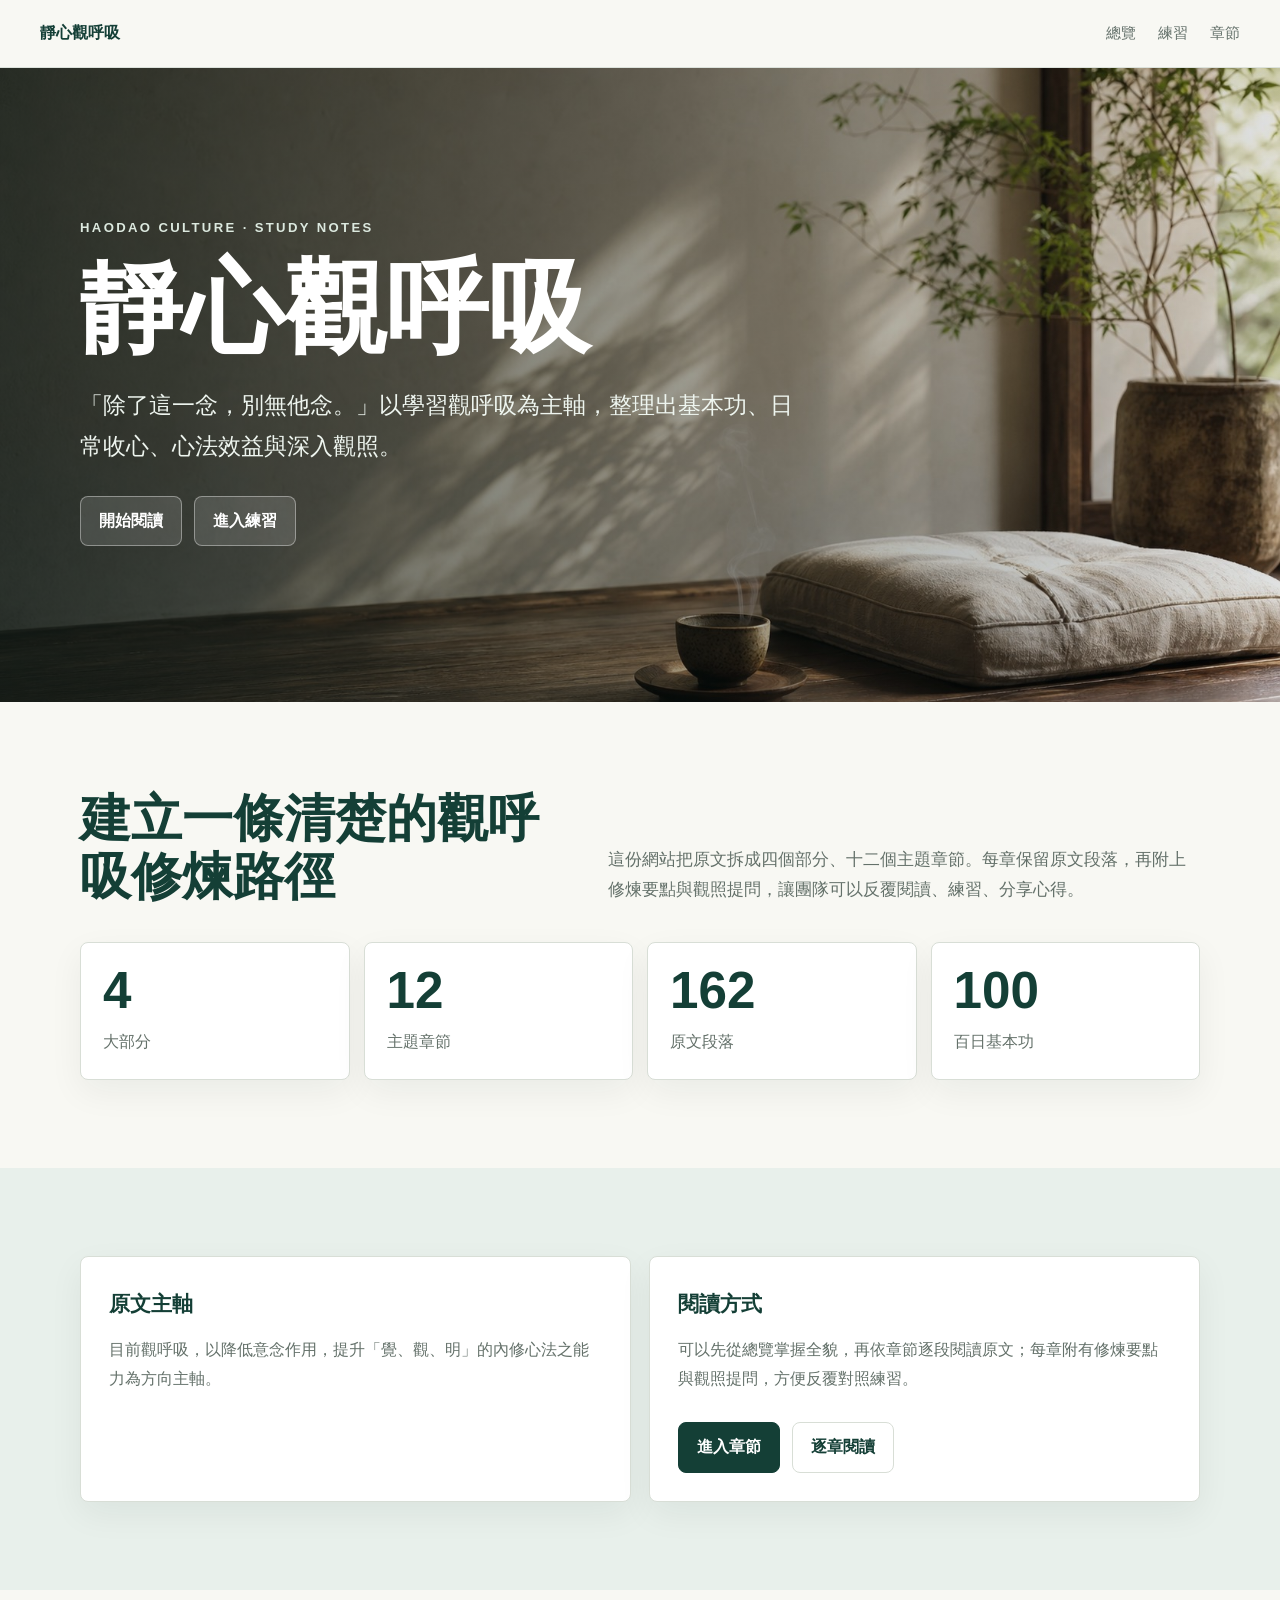
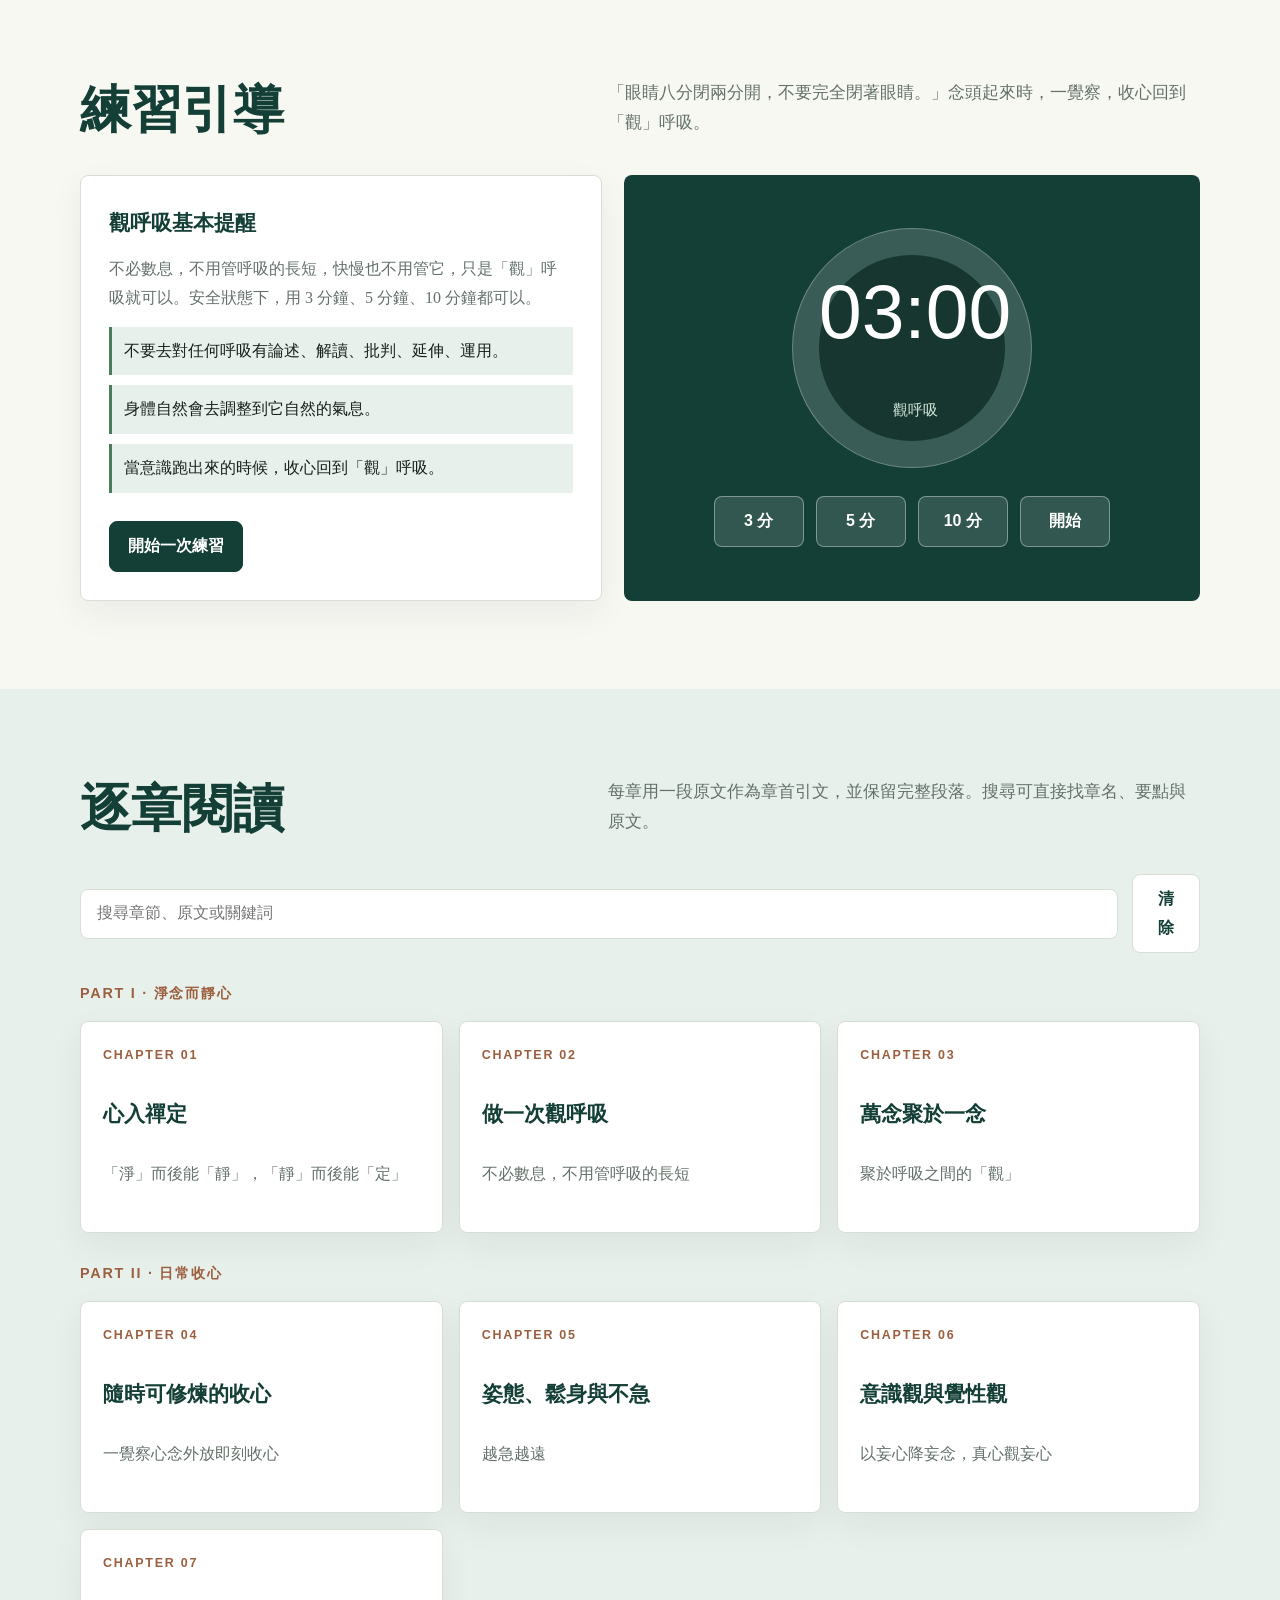
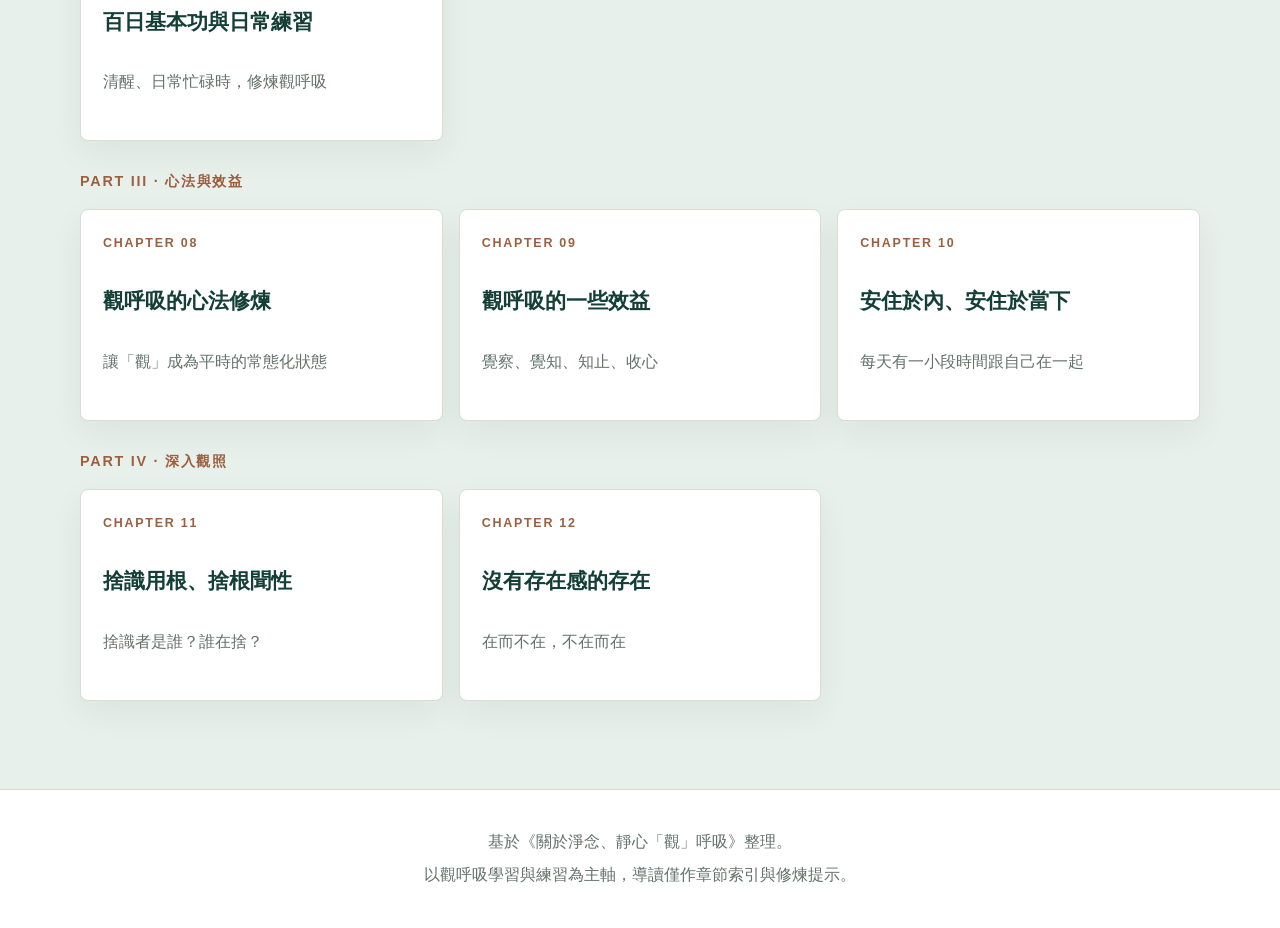
<file: index.html>
<!doctype html>
<html lang="zh-Hant">
  <head>
    <meta charset="utf-8">
    <meta name="viewport" content="width=device-width, initial-scale=1">
    <title>靜心觀呼吸｜昊道文化學習筆記</title>
    <meta name="description" content="靜心觀呼吸學習網站，系統化呈現觀呼吸心法、日常練習與逐章閱讀。">
    <meta property="og:title" content="靜心觀呼吸｜昊道文化學習筆記">
    <meta property="og:description" content="靜心觀呼吸學習網站，系統化呈現觀呼吸心法、日常練習與逐章閱讀。">
    <meta property="og:type" content="website">
    <meta property="og:url" content="https://haodao-culture.github.io/jingxin-guan-huxi/">
    <meta property="og:image" content="https://haodao-culture.github.io/jingxin-guan-huxi/assets/hero-breath-room.jpg">
    <link rel="canonical" href="https://haodao-culture.github.io/jingxin-guan-huxi/">
    <link rel="icon" href="assets/favicon.svg" type="image/svg+xml">
    <link rel="stylesheet" href="styles.css">
  </head>
  <body>
    <a class="skip-link" href="#main">跳到內容</a>
    <header class="site-header" id="top">
      <a class="brand" href="./">靜心觀呼吸</a>
      <nav class="site-nav" aria-label="主要導覽">
        <a href="./#overview">總覽</a>
        <a href="./#/practice-mode">練習</a>
        <a href="./#chapters">章節</a>
      </nav>
    </header>
    <main id="main" class="app-shell">
      <section class="hero" aria-label="靜心觀呼吸">
        <div class="hero-inner">
          <p class="eyebrow">HAODAO CULTURE · STUDY NOTES</p>
          <h1>靜心觀呼吸</h1>
          <p class="hero-copy">「除了這一念，別無他念。」以學習觀呼吸為主軸，整理出基本功、日常收心、心法效益與深入觀照。</p>
          <div class="hero-actions">
            <a class="button" href="#chapters">開始閱讀</a>
            <a class="button" href="#/practice-mode">進入練習</a>
          </div>
        </div>
      </section>

      <section class="section" id="overview">
        <div class="container">
          <div class="section-header">
            <h2>建立一條清楚的觀呼吸修煉路徑</h2>
            <p>這份網站把原文拆成四個部分、十二個主題章節。每章保留原文段落，再附上修煉要點與觀照提問，讓團隊可以反覆閱讀、練習、分享心得。</p>
          </div>
          <div class="stats-grid">
            <div class="stat-card"><strong>4</strong><span>大部分</span></div>
            <div class="stat-card"><strong>12</strong><span>主題章節</span></div>
            <div class="stat-card"><strong>162</strong><span>原文段落</span></div>
            <div class="stat-card"><strong>100</strong><span>百日基本功</span></div>
          </div>
        </div>
      </section>

      <section class="section tint">
        <div class="container">
          <div class="info-grid">
            <article class="info-card">
              <h3>原文主軸</h3>
              <p>目前觀呼吸，以降低意念作用，提升「覺、觀、明」的內修心法之能力為方向主軸。</p>
            </article>
            <article class="info-card">
              <h3>閱讀方式</h3>
              <p>可以先從總覽掌握全貌，再依章節逐段閱讀原文；每章附有修煉要點與觀照提問，方便反覆對照練習。</p>
              <div class="download-actions">
                <a class="button primary" href="#chapters">進入章節</a>
                <a class="button secondary" href="#chapters">逐章閱讀</a>
              </div>
            </article>
          </div>
        </div>
      </section>

      <section class="section" id="practice">
        <div class="container">
          <div class="section-header">
            <h2>練習引導</h2>
            <p>「眼睛八分閉兩分開，不要完全閉著眼睛。」念頭起來時，一覺察，收心回到「觀」呼吸。</p>
          </div>
          <div class="practice-layout">
            <div class="practice-panel">
              <h3>觀呼吸基本提醒</h3>
              <p>不必數息，不用管呼吸的長短，快慢也不用管它，只是「觀」呼吸就可以。安全狀態下，用 3 分鐘、5 分鐘、10 分鐘都可以。</p>
              <ul class="takeaway-list">
                <li>不要去對任何呼吸有論述、解讀、批判、延伸、運用。</li>
                <li>身體自然會去調整到它自然的氣息。</li>
                <li>當意識跑出來的時候，收心回到「觀」呼吸。</li>
              </ul>
              <div class="download-actions">
                <a class="button primary" href="#/practice-mode">開始一次練習</a>
              </div>
            </div>
            <div class="timer-panel">
              <div class="timer-ring" id="timerRing">
                <div class="timer-core">
                  <span class="timer-time" id="timerTime">03:00</span>
                  <span class="timer-label" id="timerLabel">觀呼吸</span>
                </div>
              </div>
              <div class="timer-actions">
                <button class="button" data-minutes="3" type="button">3 分</button>
                <button class="button" data-minutes="5" type="button">5 分</button>
                <button class="button" data-minutes="10" type="button">10 分</button>
                <button class="button" id="timerToggle" type="button">開始</button>
              </div>
              <audio id="completionChime" preload="auto" src="assets/completion-chime.wav"></audio>
              <p class="sr-only" id="timerStatus" role="status"></p>
            </div>
          </div>
        </div>
      </section>

      <section class="section tint" id="chapters">
        <div class="container">
          <div class="section-header">
            <h2>逐章閱讀</h2>
            <p>每章用一段原文作為章首引文，並保留完整段落。搜尋可直接找章名、要點與原文。</p>
          </div>
          <div class="search-row">
            <input id="chapterSearch" type="search" placeholder="搜尋章節、原文或關鍵詞" autocomplete="off">
            <button class="button secondary" id="clearSearch" type="button">清除</button>
          </div>
          <div class="chapter-list" id="chapterList">
        <section class="part-block">
          <h3>PART I · 淨念而靜心</h3>
          <div class="chapter-grid">
              <a class="chapter-card" href="chapters/ch01/">
                <span class="chapter-number">CHAPTER 01</span>
                <h4>心入禪定</h4>
                <p>「淨」而後能「靜」，「靜」而後能「定」</p>
              </a>
              <a class="chapter-card" href="chapters/ch02/">
                <span class="chapter-number">CHAPTER 02</span>
                <h4>做一次觀呼吸</h4>
                <p>不必數息，不用管呼吸的長短</p>
              </a>
              <a class="chapter-card" href="chapters/ch03/">
                <span class="chapter-number">CHAPTER 03</span>
                <h4>萬念聚於一念</h4>
                <p>聚於呼吸之間的「觀」</p>
              </a>
          </div>
        </section>
        <section class="part-block">
          <h3>PART II · 日常收心</h3>
          <div class="chapter-grid">
              <a class="chapter-card" href="chapters/ch04/">
                <span class="chapter-number">CHAPTER 04</span>
                <h4>隨時可修煉的收心</h4>
                <p>一覺察心念外放即刻收心</p>
              </a>
              <a class="chapter-card" href="chapters/ch05/">
                <span class="chapter-number">CHAPTER 05</span>
                <h4>姿態、鬆身與不急</h4>
                <p>越急越遠</p>
              </a>
              <a class="chapter-card" href="chapters/ch06/">
                <span class="chapter-number">CHAPTER 06</span>
                <h4>意識觀與覺性觀</h4>
                <p>以妄心降妄念，真心觀妄心</p>
              </a>
              <a class="chapter-card" href="chapters/ch07/">
                <span class="chapter-number">CHAPTER 07</span>
                <h4>百日基本功與日常練習</h4>
                <p>清醒、日常忙碌時，修煉觀呼吸</p>
              </a>
          </div>
        </section>
        <section class="part-block">
          <h3>PART III · 心法與效益</h3>
          <div class="chapter-grid">
              <a class="chapter-card" href="chapters/ch08/">
                <span class="chapter-number">CHAPTER 08</span>
                <h4>觀呼吸的心法修煉</h4>
                <p>讓「觀」成為平時的常態化狀態</p>
              </a>
              <a class="chapter-card" href="chapters/ch09/">
                <span class="chapter-number">CHAPTER 09</span>
                <h4>觀呼吸的一些效益</h4>
                <p>覺察、覺知、知止、收心</p>
              </a>
              <a class="chapter-card" href="chapters/ch10/">
                <span class="chapter-number">CHAPTER 10</span>
                <h4>安住於內、安住於當下</h4>
                <p>每天有一小段時間跟自己在一起</p>
              </a>
          </div>
        </section>
        <section class="part-block">
          <h3>PART IV · 深入觀照</h3>
          <div class="chapter-grid">
              <a class="chapter-card" href="chapters/ch11/">
                <span class="chapter-number">CHAPTER 11</span>
                <h4>捨識用根、捨根聞性</h4>
                <p>捨識者是誰？誰在捨？</p>
              </a>
              <a class="chapter-card" href="chapters/ch12/">
                <span class="chapter-number">CHAPTER 12</span>
                <h4>沒有存在感的存在</h4>
                <p>在而不在，不在而在</p>
              </a>
          </div>
        </section>
          </div>
        </div>
      </section>
    </main>
    <footer class="site-footer">
      <p>基於《關於淨念、靜心「觀」呼吸》整理。</p>
      <p>以觀呼吸學習與練習為主軸，導讀僅作章節索引與修煉提示。</p>
    </footer>

    <script src="content-data.js"></script>
    <script src="app.js"></script>
  </body>
</html>
</file>
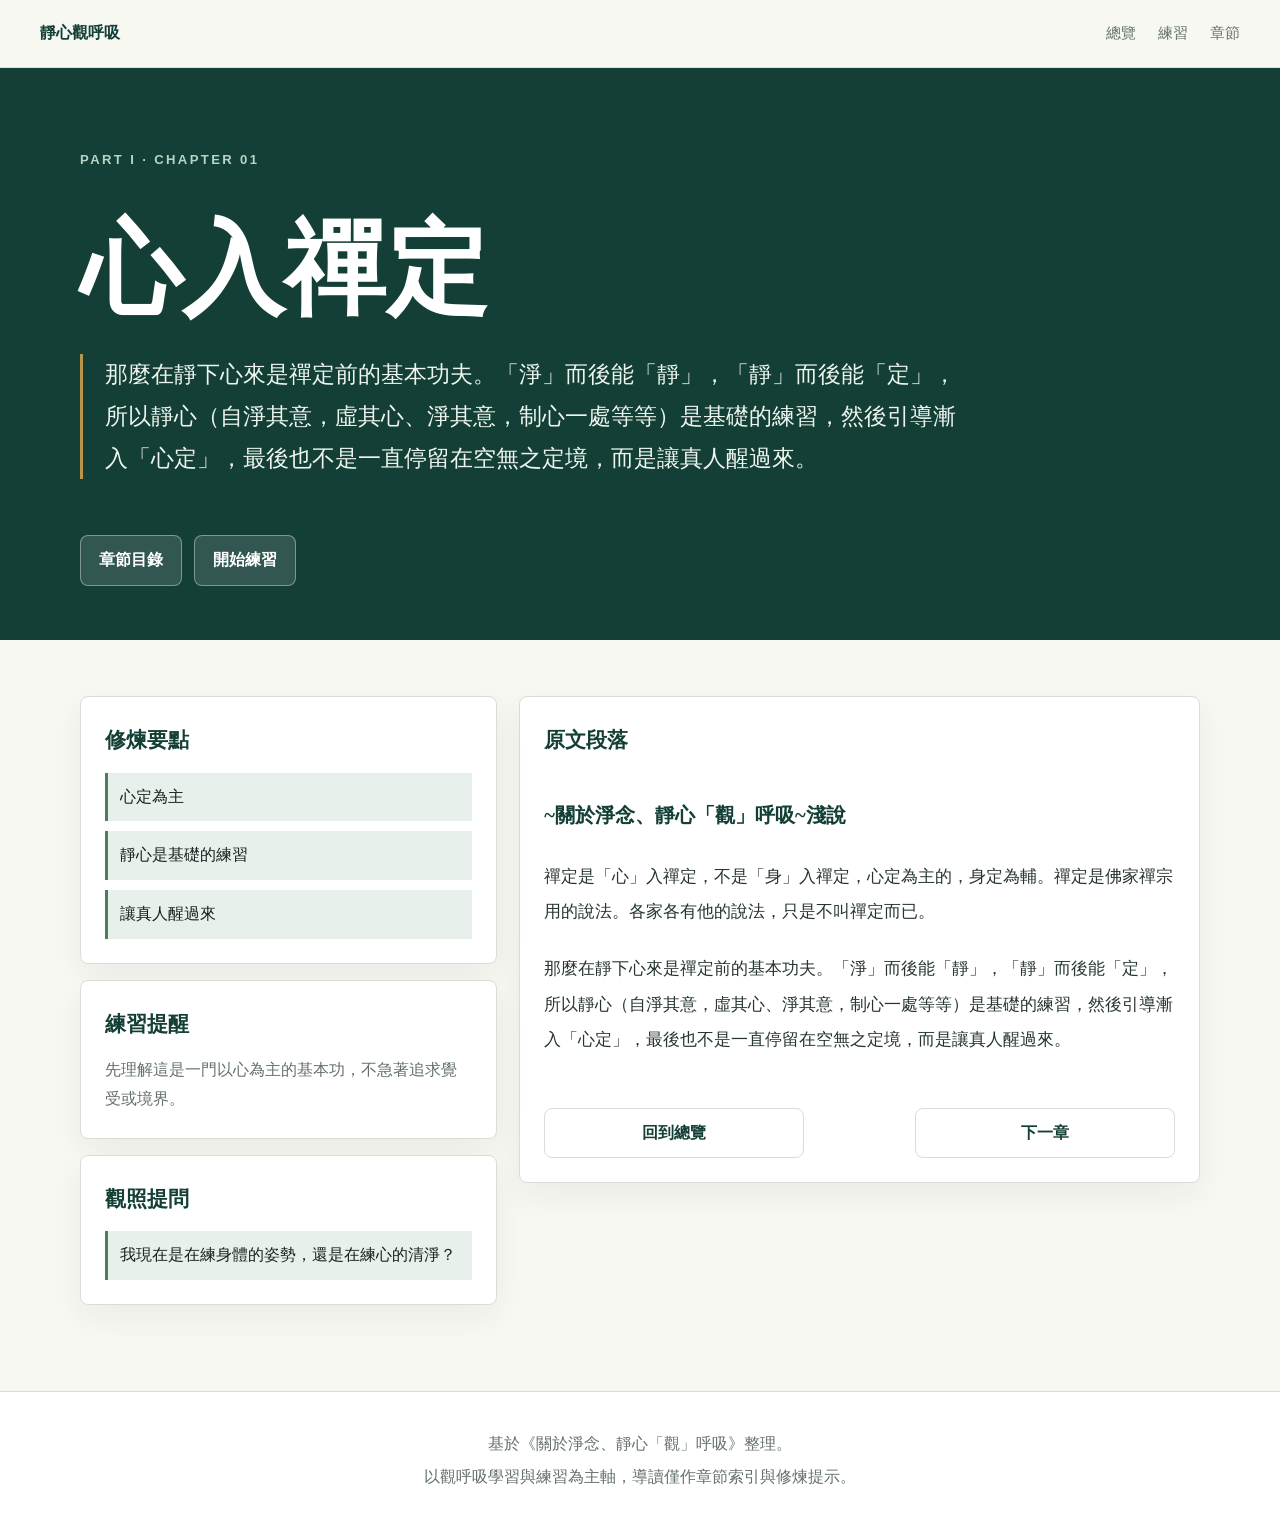
<file: chapters/ch01/index.html>
<!doctype html>
<html lang="zh-Hant">
  <head>
    <meta charset="utf-8">
    <meta name="viewport" content="width=device-width, initial-scale=1">
    <title>心入禪定｜靜心觀呼吸</title>
    <meta name="description" content="那麼在靜下心來是禪定前的基本功夫。「淨」而後能「靜」，「靜」而後能「定」，所以靜心（自淨其意，虛其心、淨其意，制心一處等等）是基礎的練習，然後引導漸入「心定」，最後也不是一直停留在空無之定境，而是讓真人醒過來。">
    <meta property="og:title" content="心入禪定｜靜心觀呼吸">
    <meta property="og:description" content="那麼在靜下心來是禪定前的基本功夫。「淨」而後能「靜」，「靜」而後能「定」，所以靜心（自淨其意，虛其心、淨其意，制心一處等等）是基礎的練習，然後引導漸入「心定」，最後也不是一直停留在空無之定境，而是讓真人醒過來。">
    <meta property="og:type" content="article">
    <meta property="og:url" content="https://haodao-culture.github.io/jingxin-guan-huxi/chapters/ch01/">
    <meta property="og:image" content="https://haodao-culture.github.io/jingxin-guan-huxi/assets/hero-breath-room.jpg">
    <link rel="canonical" href="https://haodao-culture.github.io/jingxin-guan-huxi/chapters/ch01/">
    <link rel="icon" href="../../assets/favicon.svg" type="image/svg+xml">
    <link rel="stylesheet" href="../../styles.css">
  </head>
  <body>
    <a class="skip-link" href="#main">跳到內容</a>
    <header class="site-header" id="top">
      <a class="brand" href="../../">靜心觀呼吸</a>
      <nav class="site-nav" aria-label="主要導覽">
        <a href="../../#overview">總覽</a>
        <a href="../../#/practice-mode">練習</a>
        <a href="../../#chapters">章節</a>
      </nav>
    </header>
    <main id="main" class="app-shell">
      <section class="chapter-hero">
        <div class="container">
          <p class="eyebrow">PART I · CHAPTER 01</p>
          <h1>心入禪定</h1>
          <blockquote>那麼在靜下心來是禪定前的基本功夫。「淨」而後能「靜」，「靜」而後能「定」，所以靜心（自淨其意，虛其心、淨其意，制心一處等等）是基礎的練習，然後引導漸入「心定」，最後也不是一直停留在空無之定境，而是讓真人醒過來。</blockquote>
          <div class="chapter-actions">
            <a class="button" href="../../#chapters">章節目錄</a>
            <a class="button" href="../../#/practice-mode">開始練習</a>
          </div>
        </div>
      </section>

      <section class="chapter-body">
        <div class="container reader-layout">
          <aside class="chapter-aside">
            <section class="quote-panel">
              <h3>修煉要點</h3>
              <ul class="takeaway-list">
                <li>心定為主</li>
                <li>靜心是基礎的練習</li>
                <li>讓真人醒過來</li>
              </ul>
            </section>
            <section class="question-panel">
              <h3>練習提醒</h3>
              <p>先理解這是一門以心為主的基本功，不急著追求覺受或境界。</p>
            </section>
            <section class="question-panel">
              <h3>觀照提問</h3>
              <ul class="question-list">
                <li>我現在是在練身體的姿勢，還是在練心的清淨？</li>
              </ul>
            </section>
          </aside>

          <article class="reader-block">
            <h3>原文段落</h3>
            <p class="source-paragraph">~關於淨念、靜心「觀」呼吸~淺說</p>
            <p class="source-paragraph">禪定是「心」入禪定，不是「身」入禪定，心定為主的，身定為輔。禪定是佛家禪宗用的說法。各家各有他的說法，只是不叫禪定而已。</p>
            <p class="source-paragraph">那麼在靜下心來是禪定前的基本功夫。「淨」而後能「靜」，「靜」而後能「定」，所以靜心（自淨其意，虛其心、淨其意，制心一處等等）是基礎的練習，然後引導漸入「心定」，最後也不是一直停留在空無之定境，而是讓真人醒過來。</p>
            <nav class="chapter-pager" aria-label="章節切換">
              <a class="button" href="../../#chapters">回到總覽</a>
              <a class="button" href="../ch02/">下一章</a>
            </nav>
          </article>
        </div>
      </section>
    </main>
    <footer class="site-footer">
      <p>基於《關於淨念、靜心「觀」呼吸》整理。</p>
      <p>以觀呼吸學習與練習為主軸，導讀僅作章節索引與修煉提示。</p>
    </footer>
  </body>
</html>
</file>
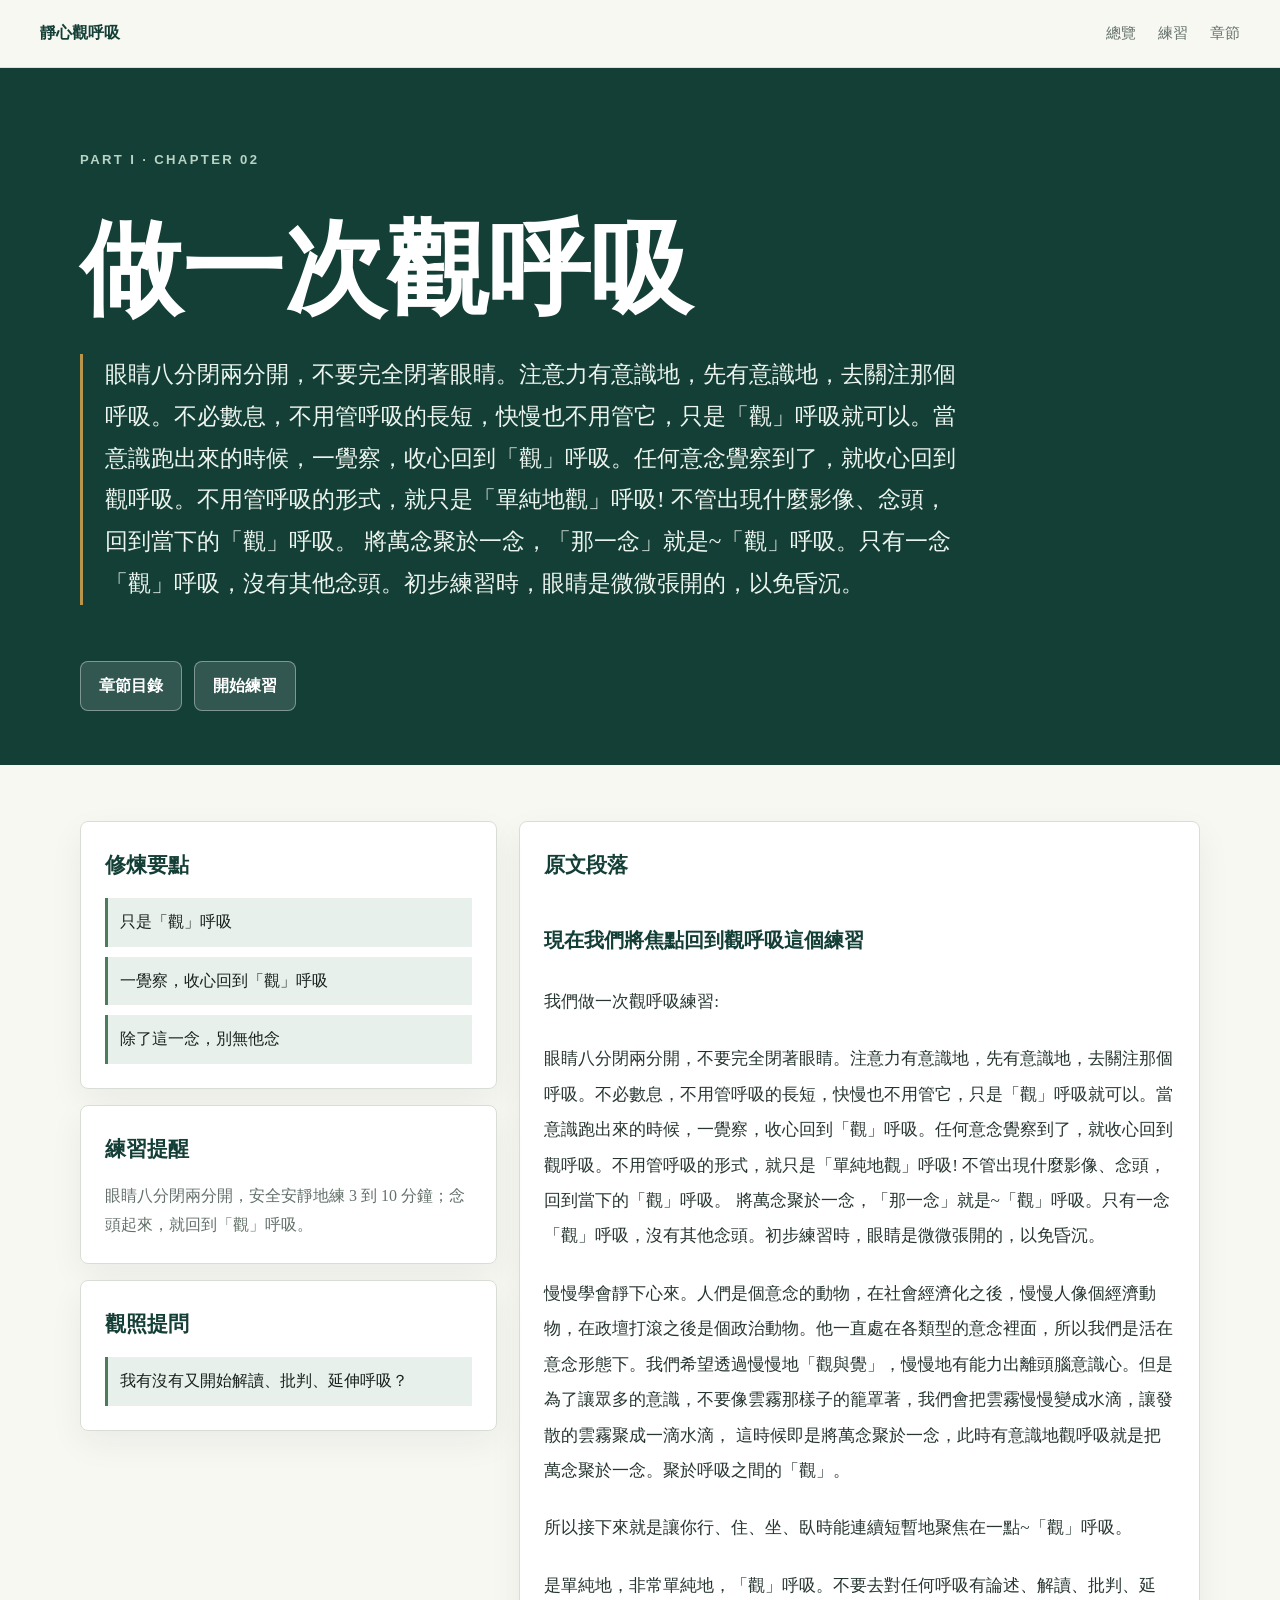
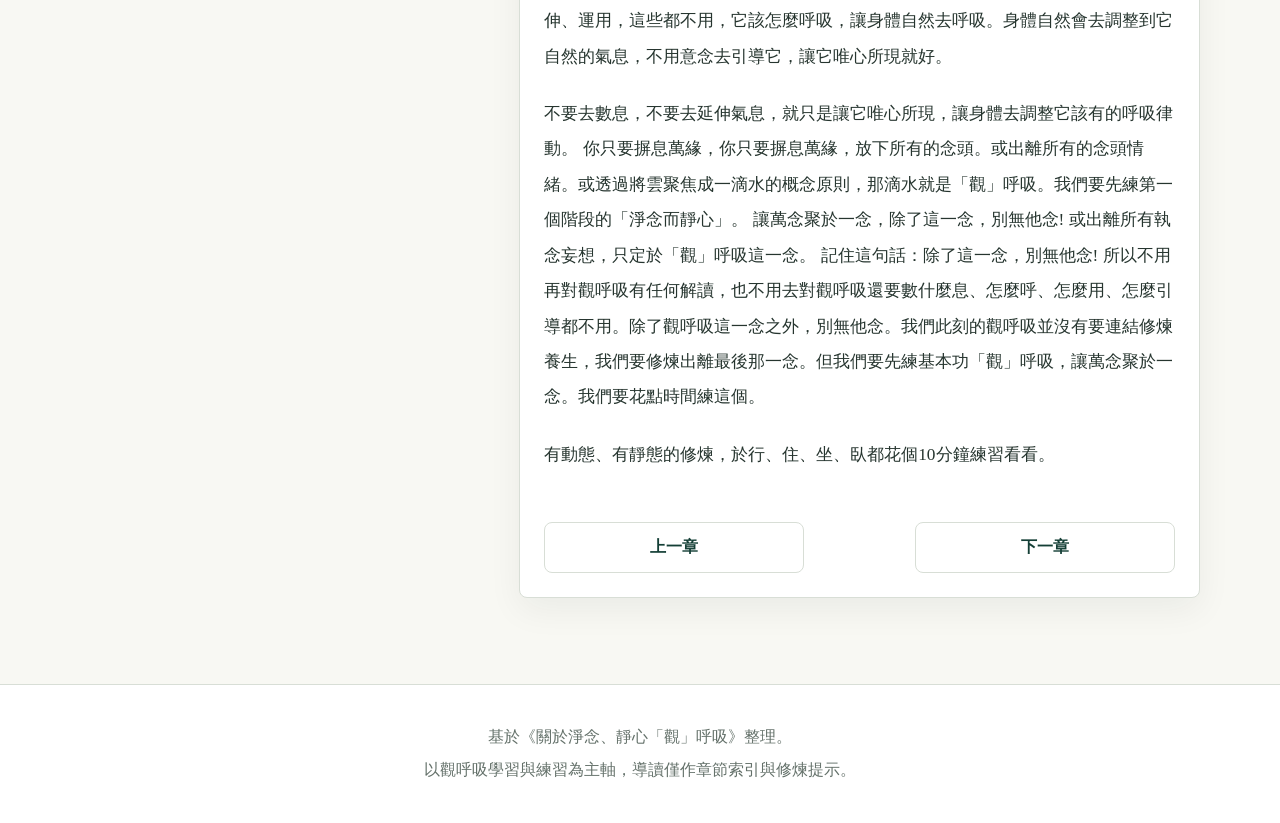
<file: chapters/ch02/index.html>
<!doctype html>
<html lang="zh-Hant">
  <head>
    <meta charset="utf-8">
    <meta name="viewport" content="width=device-width, initial-scale=1">
    <title>做一次觀呼吸｜靜心觀呼吸</title>
    <meta name="description" content="眼睛八分閉兩分開，不要完全閉著眼睛。注意力有意識地，先有意識地，去關注那個呼吸。不必數息，不用管呼吸的長短，快慢也不用管它，只是「觀」呼吸就可以。當意識跑出來的時候，一覺察，收心回到「觀」呼吸。任何意念覺察到了，就收心回到觀呼吸。不用管呼吸的形式，就只是「單純地觀」呼吸! 不管出現什麼影像、念頭，…">
    <meta property="og:title" content="做一次觀呼吸｜靜心觀呼吸">
    <meta property="og:description" content="眼睛八分閉兩分開，不要完全閉著眼睛。注意力有意識地，先有意識地，去關注那個呼吸。不必數息，不用管呼吸的長短，快慢也不用管它，只是「觀」呼吸就可以。當意識跑出來的時候，一覺察，收心回到「觀」呼吸。任何意念覺察到了，就收心回到觀呼吸。不用管呼吸的形式，就只是「單純地觀」呼吸! 不管出現什麼影像、念頭，…">
    <meta property="og:type" content="article">
    <meta property="og:url" content="https://haodao-culture.github.io/jingxin-guan-huxi/chapters/ch02/">
    <meta property="og:image" content="https://haodao-culture.github.io/jingxin-guan-huxi/assets/hero-breath-room.jpg">
    <link rel="canonical" href="https://haodao-culture.github.io/jingxin-guan-huxi/chapters/ch02/">
    <link rel="icon" href="../../assets/favicon.svg" type="image/svg+xml">
    <link rel="stylesheet" href="../../styles.css">
  </head>
  <body>
    <a class="skip-link" href="#main">跳到內容</a>
    <header class="site-header" id="top">
      <a class="brand" href="../../">靜心觀呼吸</a>
      <nav class="site-nav" aria-label="主要導覽">
        <a href="../../#overview">總覽</a>
        <a href="../../#/practice-mode">練習</a>
        <a href="../../#chapters">章節</a>
      </nav>
    </header>
    <main id="main" class="app-shell">
      <section class="chapter-hero">
        <div class="container">
          <p class="eyebrow">PART I · CHAPTER 02</p>
          <h1>做一次觀呼吸</h1>
          <blockquote>眼睛八分閉兩分開，不要完全閉著眼睛。注意力有意識地，先有意識地，去關注那個呼吸。不必數息，不用管呼吸的長短，快慢也不用管它，只是「觀」呼吸就可以。當意識跑出來的時候，一覺察，收心回到「觀」呼吸。任何意念覺察到了，就收心回到觀呼吸。不用管呼吸的形式，就只是「單純地觀」呼吸! 不管出現什麼影像、念頭，回到當下的「觀」呼吸。 將萬念聚於一念，「那一念」就是~「觀」呼吸。只有一念「觀」呼吸，沒有其他念頭。初步練習時，眼睛是微微張開的，以免昏沉。</blockquote>
          <div class="chapter-actions">
            <a class="button" href="../../#chapters">章節目錄</a>
            <a class="button" href="../../#/practice-mode">開始練習</a>
          </div>
        </div>
      </section>

      <section class="chapter-body">
        <div class="container reader-layout">
          <aside class="chapter-aside">
            <section class="quote-panel">
              <h3>修煉要點</h3>
              <ul class="takeaway-list">
                <li>只是「觀」呼吸</li>
                <li>一覺察，收心回到「觀」呼吸</li>
                <li>除了這一念，別無他念</li>
              </ul>
            </section>
            <section class="question-panel">
              <h3>練習提醒</h3>
              <p>眼睛八分閉兩分開，安全安靜地練 3 到 10 分鐘；念頭起來，就回到「觀」呼吸。</p>
            </section>
            <section class="question-panel">
              <h3>觀照提問</h3>
              <ul class="question-list">
                <li>我有沒有又開始解讀、批判、延伸呼吸？</li>
              </ul>
            </section>
          </aside>

          <article class="reader-block">
            <h3>原文段落</h3>
            <p class="source-paragraph">現在我們將焦點回到觀呼吸這個練習</p>
            <p class="source-paragraph">我們做一次觀呼吸練習:</p>
            <p class="source-paragraph">眼睛八分閉兩分開，不要完全閉著眼睛。注意力有意識地，先有意識地，去關注那個呼吸。不必數息，不用管呼吸的長短，快慢也不用管它，只是「觀」呼吸就可以。當意識跑出來的時候，一覺察，收心回到「觀」呼吸。任何意念覺察到了，就收心回到觀呼吸。不用管呼吸的形式，就只是「單純地觀」呼吸! 不管出現什麼影像、念頭，回到當下的「觀」呼吸。 將萬念聚於一念，「那一念」就是~「觀」呼吸。只有一念「觀」呼吸，沒有其他念頭。初步練習時，眼睛是微微張開的，以免昏沉。</p>
            <p class="source-paragraph">慢慢學會靜下心來。人們是個意念的動物，在社會經濟化之後，慢慢人像個經濟動物，在政壇打滾之後是個政治動物。他一直處在各類型的意念裡面，所以我們是活在意念形態下。我們希望透過慢慢地「觀與覺」，慢慢地有能力出離頭腦意識心。但是為了讓眾多的意識，不要像雲霧那樣子的籠罩著，我們會把雲霧慢慢變成水滴，讓發散的雲霧聚成一滴水滴， 這時候即是將萬念聚於一念，此時有意識地觀呼吸就是把萬念聚於一念。聚於呼吸之間的「觀」。</p>
            <p class="source-paragraph">所以接下來就是讓你行、住、坐、臥時能連續短暫地聚焦在一點~「觀」呼吸。</p>
            <p class="source-paragraph">是單純地，非常單純地，「觀」呼吸。不要去對任何呼吸有論述、解讀、批判、延伸、運用，這些都不用，它該怎麼呼吸，讓身體自然去呼吸。身體自然會去調整到它自然的氣息，不用意念去引導它，讓它唯心所現就好。</p>
            <p class="source-paragraph">不要去數息，不要去延伸氣息，就只是讓它唯心所現，讓身體去調整它該有的呼吸律動。 你只要摒息萬緣，你只要摒息萬緣，放下所有的念頭。或出離所有的念頭情緒。或透過將雲聚焦成一滴水的概念原則，那滴水就是「觀」呼吸。我們要先練第一個階段的「淨念而靜心」。 讓萬念聚於一念，除了這一念，別無他念! 或出離所有執念妄想，只定於「觀」呼吸這一念。 記住這句話：除了這一念，別無他念! 所以不用再對觀呼吸有任何解讀，也不用去對觀呼吸還要數什麼息、怎麼呼、怎麼用、怎麼引導都不用。除了觀呼吸這一念之外，別無他念。我們此刻的觀呼吸並沒有要連結修煉養生，我們要修煉出離最後那一念。但我們要先練基本功「觀」呼吸，讓萬念聚於一念。我們要花點時間練這個。</p>
            <p class="source-paragraph">有動態、有靜態的修煉，於行、住、坐、臥都花個10分鐘練習看看。</p>
            <nav class="chapter-pager" aria-label="章節切換">
              <a class="button" href="../ch01/">上一章</a>
              <a class="button" href="../ch03/">下一章</a>
            </nav>
          </article>
        </div>
      </section>
    </main>
    <footer class="site-footer">
      <p>基於《關於淨念、靜心「觀」呼吸》整理。</p>
      <p>以觀呼吸學習與練習為主軸，導讀僅作章節索引與修煉提示。</p>
    </footer>
  </body>
</html>
</file>
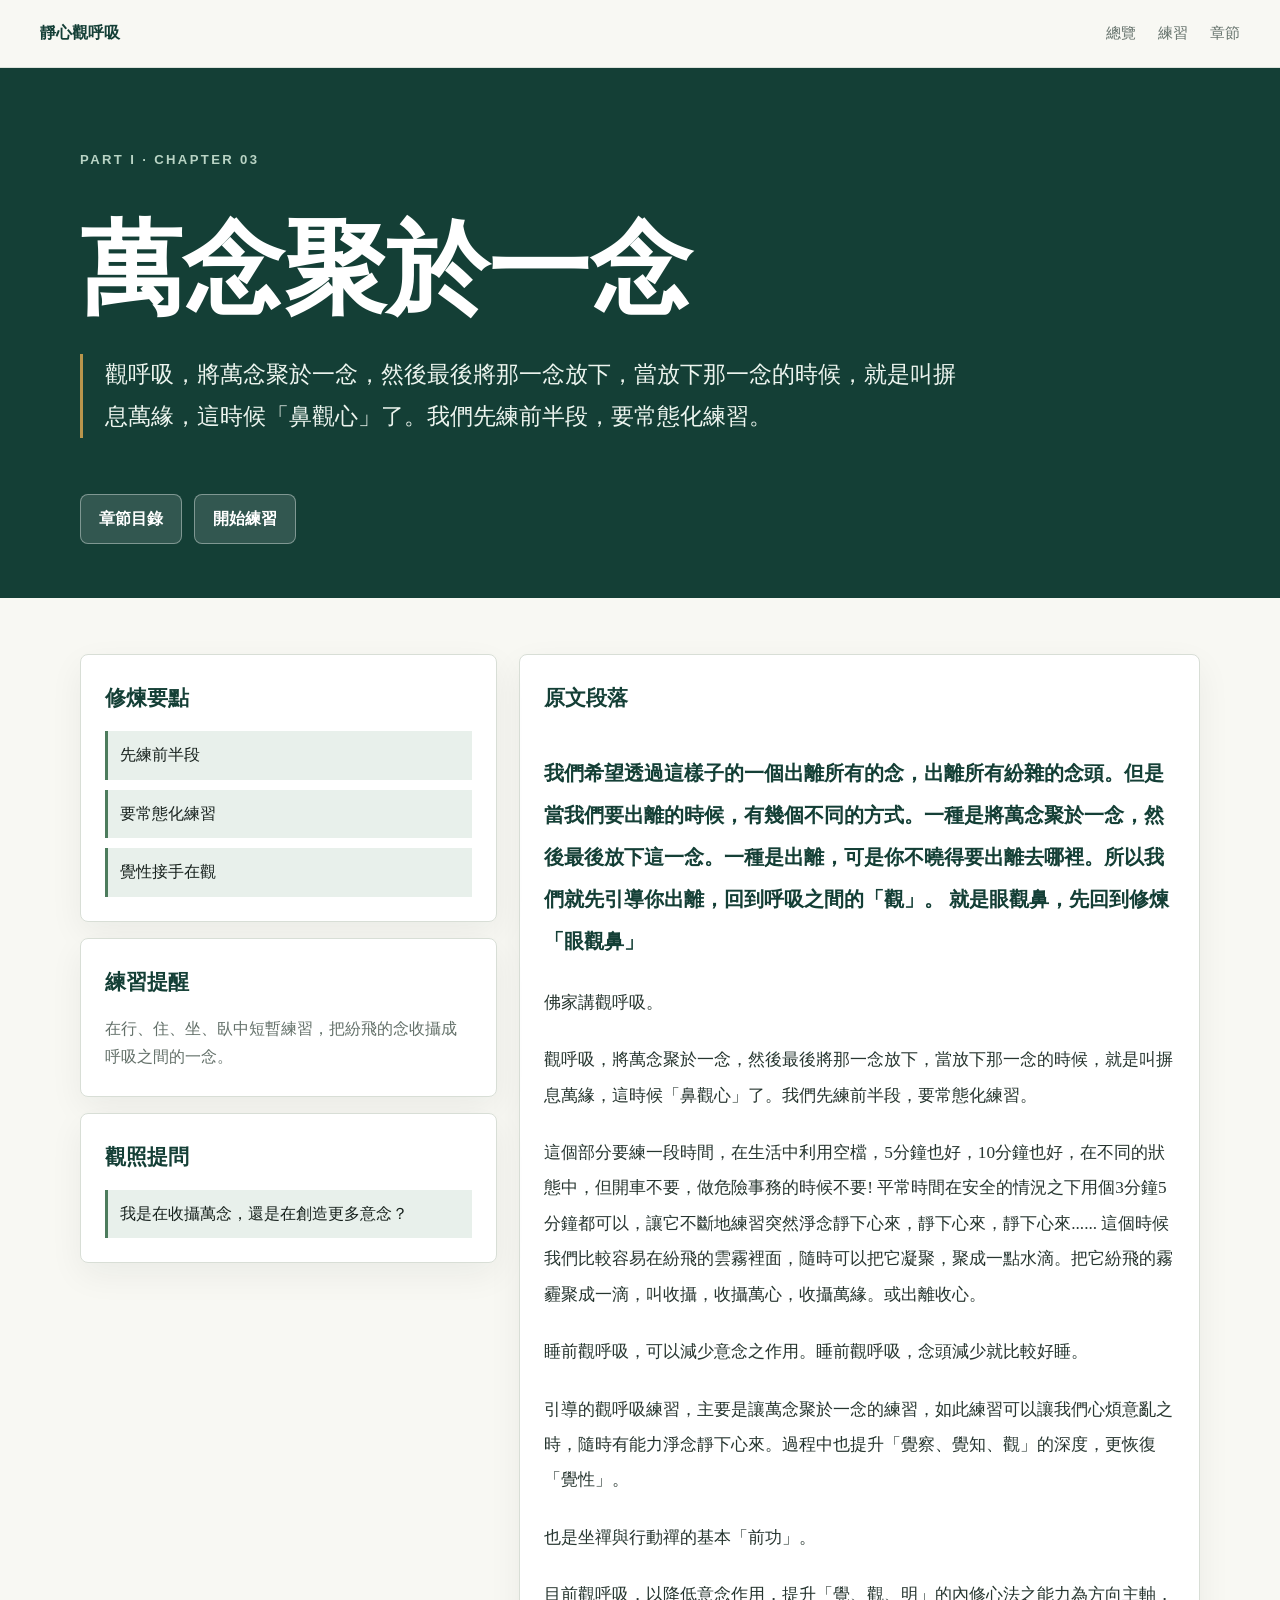
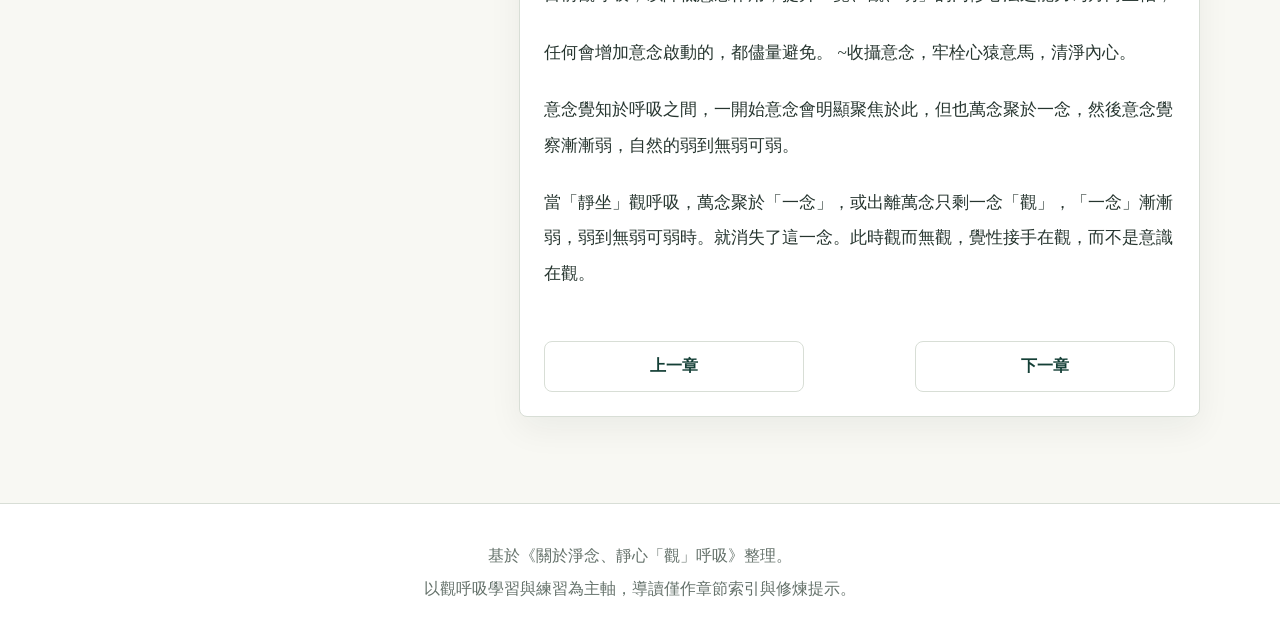
<file: chapters/ch03/index.html>
<!doctype html>
<html lang="zh-Hant">
  <head>
    <meta charset="utf-8">
    <meta name="viewport" content="width=device-width, initial-scale=1">
    <title>萬念聚於一念｜靜心觀呼吸</title>
    <meta name="description" content="觀呼吸，將萬念聚於一念，然後最後將那一念放下，當放下那一念的時候，就是叫摒息萬緣，這時候「鼻觀心」了。我們先練前半段，要常態化練習。">
    <meta property="og:title" content="萬念聚於一念｜靜心觀呼吸">
    <meta property="og:description" content="觀呼吸，將萬念聚於一念，然後最後將那一念放下，當放下那一念的時候，就是叫摒息萬緣，這時候「鼻觀心」了。我們先練前半段，要常態化練習。">
    <meta property="og:type" content="article">
    <meta property="og:url" content="https://haodao-culture.github.io/jingxin-guan-huxi/chapters/ch03/">
    <meta property="og:image" content="https://haodao-culture.github.io/jingxin-guan-huxi/assets/hero-breath-room.jpg">
    <link rel="canonical" href="https://haodao-culture.github.io/jingxin-guan-huxi/chapters/ch03/">
    <link rel="icon" href="../../assets/favicon.svg" type="image/svg+xml">
    <link rel="stylesheet" href="../../styles.css">
  </head>
  <body>
    <a class="skip-link" href="#main">跳到內容</a>
    <header class="site-header" id="top">
      <a class="brand" href="../../">靜心觀呼吸</a>
      <nav class="site-nav" aria-label="主要導覽">
        <a href="../../#overview">總覽</a>
        <a href="../../#/practice-mode">練習</a>
        <a href="../../#chapters">章節</a>
      </nav>
    </header>
    <main id="main" class="app-shell">
      <section class="chapter-hero">
        <div class="container">
          <p class="eyebrow">PART I · CHAPTER 03</p>
          <h1>萬念聚於一念</h1>
          <blockquote>觀呼吸，將萬念聚於一念，然後最後將那一念放下，當放下那一念的時候，就是叫摒息萬緣，這時候「鼻觀心」了。我們先練前半段，要常態化練習。</blockquote>
          <div class="chapter-actions">
            <a class="button" href="../../#chapters">章節目錄</a>
            <a class="button" href="../../#/practice-mode">開始練習</a>
          </div>
        </div>
      </section>

      <section class="chapter-body">
        <div class="container reader-layout">
          <aside class="chapter-aside">
            <section class="quote-panel">
              <h3>修煉要點</h3>
              <ul class="takeaway-list">
                <li>先練前半段</li>
                <li>要常態化練習</li>
                <li>覺性接手在觀</li>
              </ul>
            </section>
            <section class="question-panel">
              <h3>練習提醒</h3>
              <p>在行、住、坐、臥中短暫練習，把紛飛的念收攝成呼吸之間的一念。</p>
            </section>
            <section class="question-panel">
              <h3>觀照提問</h3>
              <ul class="question-list">
                <li>我是在收攝萬念，還是在創造更多意念？</li>
              </ul>
            </section>
          </aside>

          <article class="reader-block">
            <h3>原文段落</h3>
            <p class="source-paragraph">我們希望透過這樣子的一個出離所有的念，出離所有紛雜的念頭。但是當我們要出離的時候，有幾個不同的方式。一種是將萬念聚於一念，然後最後放下這一念。一種是出離，可是你不曉得要出離去哪裡。所以我們就先引導你出離，回到呼吸之間的「觀」。 就是眼觀鼻，先回到修煉「眼觀鼻」</p>
            <p class="source-paragraph">佛家講觀呼吸。</p>
            <p class="source-paragraph">觀呼吸，將萬念聚於一念，然後最後將那一念放下，當放下那一念的時候，就是叫摒息萬緣，這時候「鼻觀心」了。我們先練前半段，要常態化練習。</p>
            <p class="source-paragraph">這個部分要練一段時間，在生活中利用空檔，5分鐘也好，10分鐘也好，在不同的狀態中，但開車不要，做危險事務的時候不要! 平常時間在安全的情況之下用個3分鐘5分鐘都可以，讓它不斷地練習突然淨念靜下心來，靜下心來，靜下心來...... 這個時候我們比較容易在紛飛的雲霧裡面，隨時可以把它凝聚，聚成一點水滴。把它紛飛的霧霾聚成一滴，叫收攝，收攝萬心，收攝萬緣。或出離收心。</p>
            <p class="source-paragraph">睡前觀呼吸，可以減少意念之作用。睡前觀呼吸，念頭減少就比較好睡。</p>
            <p class="source-paragraph">引導的觀呼吸練習，主要是讓萬念聚於一念的練習，如此練習可以讓我們心煩意亂之時，隨時有能力淨念靜下心來。過程中也提升「覺察、覺知、觀」的深度，更恢復「覺性」。</p>
            <p class="source-paragraph">也是坐禪與行動禪的基本「前功」。</p>
            <p class="source-paragraph">目前觀呼吸，以降低意念作用，提升「覺、觀、明」的內修心法之能力為方向主軸，</p>
            <p class="source-paragraph">任何會增加意念啟動的，都儘量避免。 ~收攝意念，牢栓心猿意馬，清淨內心。</p>
            <p class="source-paragraph">意念覺知於呼吸之間，一開始意念會明顯聚焦於此，但也萬念聚於一念，然後意念覺察漸漸弱，自然的弱到無弱可弱。</p>
            <p class="source-paragraph">當「靜坐」觀呼吸，萬念聚於「一念」，或出離萬念只剩一念「觀」，「一念」漸漸弱，弱到無弱可弱時。就消失了這一念。此時觀而無觀，覺性接手在觀，而不是意識在觀。</p>
            <nav class="chapter-pager" aria-label="章節切換">
              <a class="button" href="../ch02/">上一章</a>
              <a class="button" href="../ch04/">下一章</a>
            </nav>
          </article>
        </div>
      </section>
    </main>
    <footer class="site-footer">
      <p>基於《關於淨念、靜心「觀」呼吸》整理。</p>
      <p>以觀呼吸學習與練習為主軸，導讀僅作章節索引與修煉提示。</p>
    </footer>
  </body>
</html>
</file>
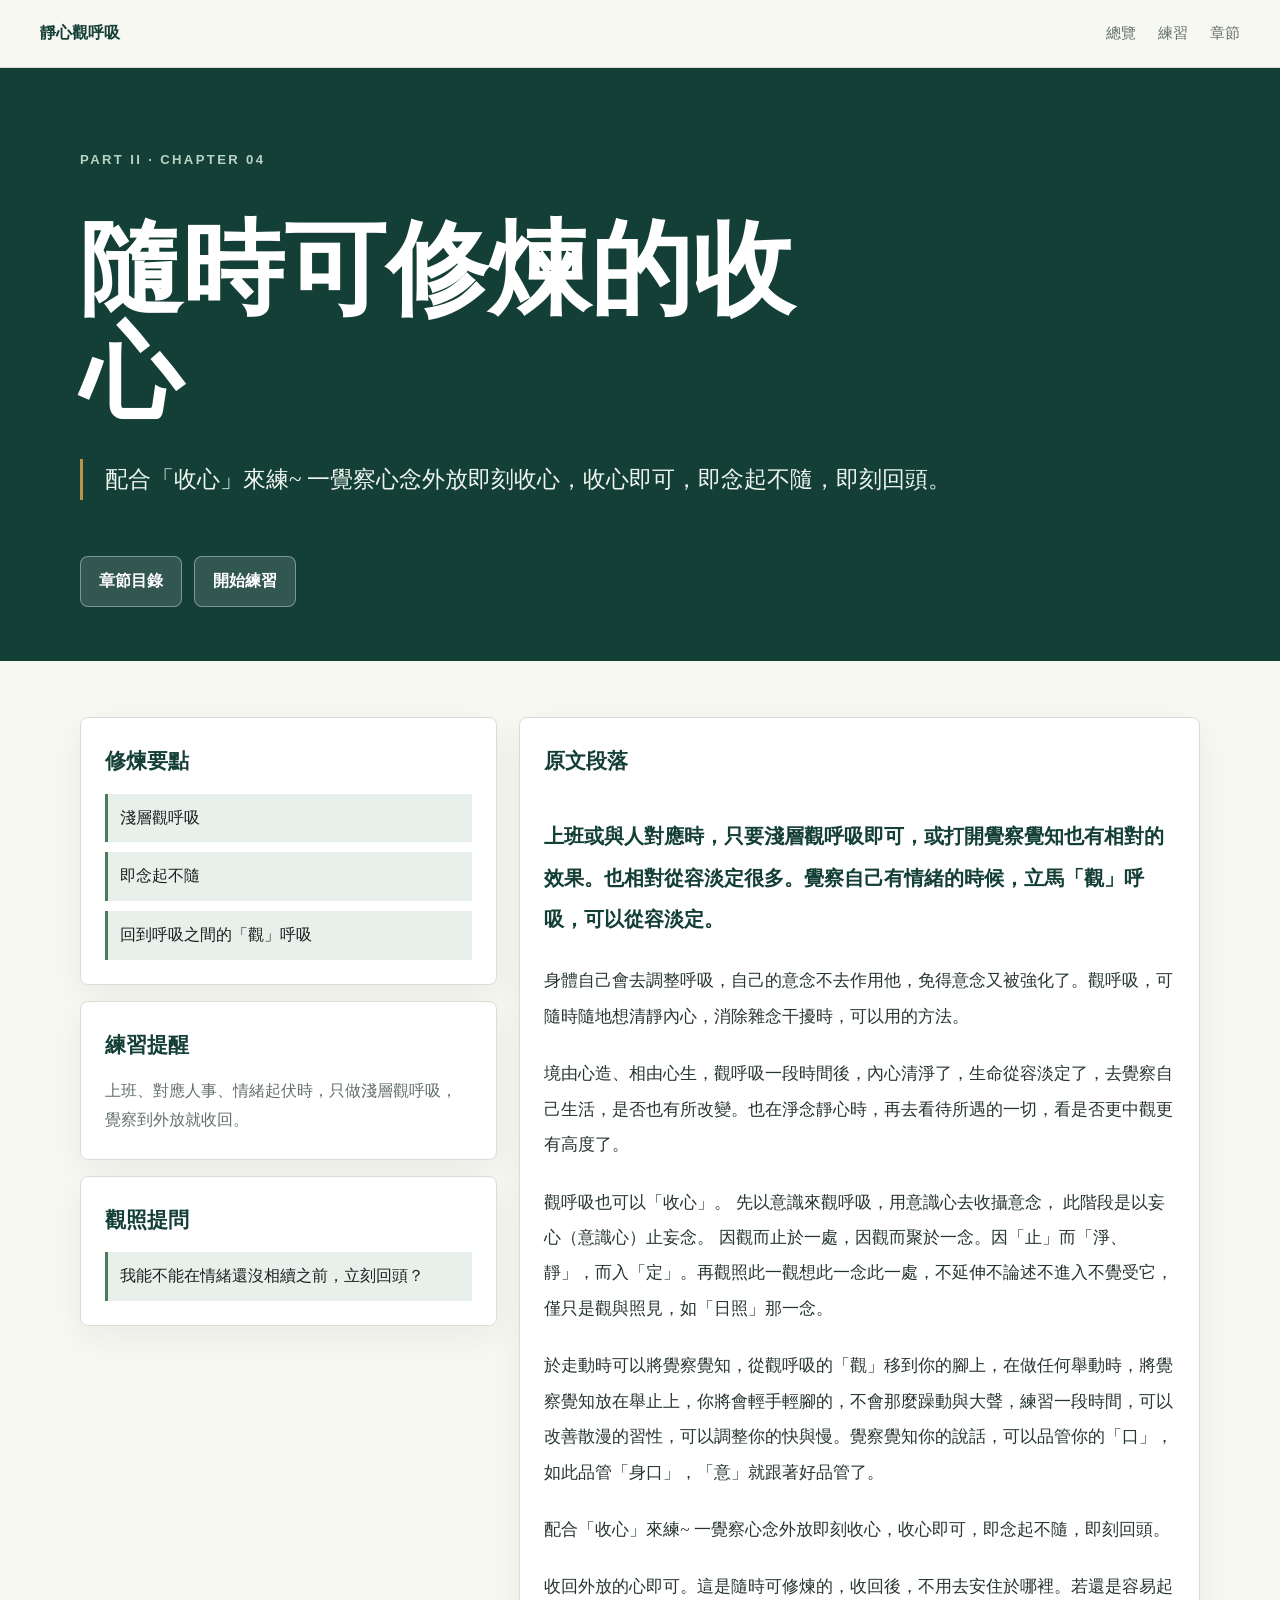
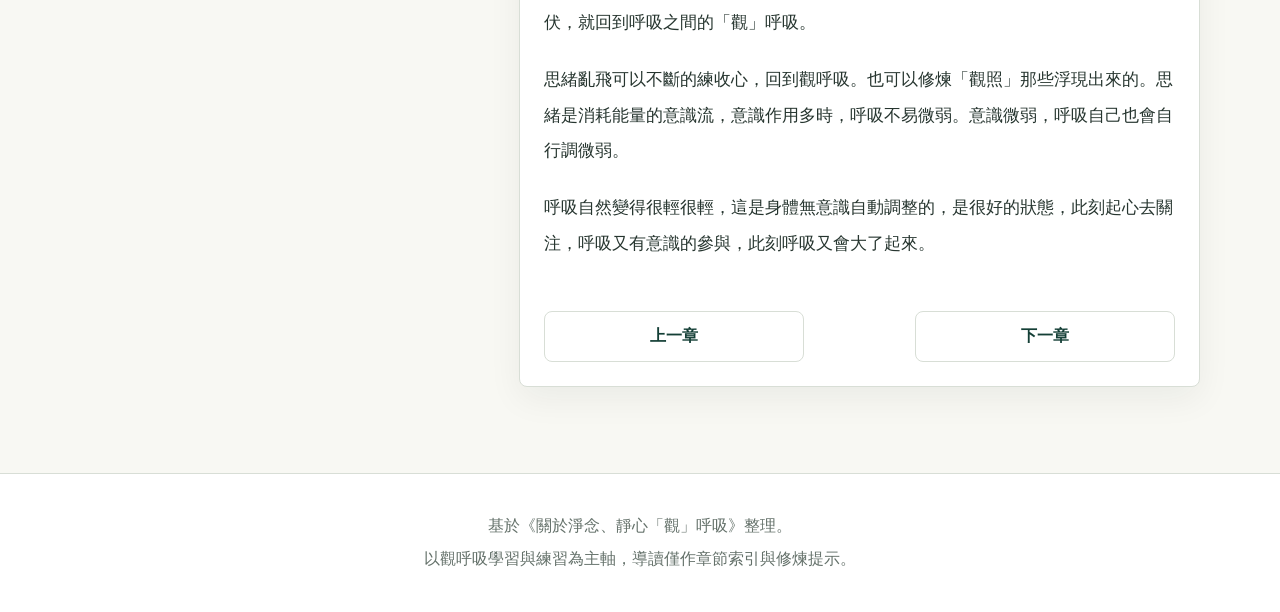
<file: chapters/ch04/index.html>
<!doctype html>
<html lang="zh-Hant">
  <head>
    <meta charset="utf-8">
    <meta name="viewport" content="width=device-width, initial-scale=1">
    <title>隨時可修煉的收心｜靜心觀呼吸</title>
    <meta name="description" content="配合「收心」來練~ 一覺察心念外放即刻收心，收心即可，即念起不隨，即刻回頭。">
    <meta property="og:title" content="隨時可修煉的收心｜靜心觀呼吸">
    <meta property="og:description" content="配合「收心」來練~ 一覺察心念外放即刻收心，收心即可，即念起不隨，即刻回頭。">
    <meta property="og:type" content="article">
    <meta property="og:url" content="https://haodao-culture.github.io/jingxin-guan-huxi/chapters/ch04/">
    <meta property="og:image" content="https://haodao-culture.github.io/jingxin-guan-huxi/assets/hero-breath-room.jpg">
    <link rel="canonical" href="https://haodao-culture.github.io/jingxin-guan-huxi/chapters/ch04/">
    <link rel="icon" href="../../assets/favicon.svg" type="image/svg+xml">
    <link rel="stylesheet" href="../../styles.css">
  </head>
  <body>
    <a class="skip-link" href="#main">跳到內容</a>
    <header class="site-header" id="top">
      <a class="brand" href="../../">靜心觀呼吸</a>
      <nav class="site-nav" aria-label="主要導覽">
        <a href="../../#overview">總覽</a>
        <a href="../../#/practice-mode">練習</a>
        <a href="../../#chapters">章節</a>
      </nav>
    </header>
    <main id="main" class="app-shell">
      <section class="chapter-hero">
        <div class="container">
          <p class="eyebrow">PART II · CHAPTER 04</p>
          <h1>隨時可修煉的收心</h1>
          <blockquote>配合「收心」來練~ 一覺察心念外放即刻收心，收心即可，即念起不隨，即刻回頭。</blockquote>
          <div class="chapter-actions">
            <a class="button" href="../../#chapters">章節目錄</a>
            <a class="button" href="../../#/practice-mode">開始練習</a>
          </div>
        </div>
      </section>

      <section class="chapter-body">
        <div class="container reader-layout">
          <aside class="chapter-aside">
            <section class="quote-panel">
              <h3>修煉要點</h3>
              <ul class="takeaway-list">
                <li>淺層觀呼吸</li>
                <li>即念起不隨</li>
                <li>回到呼吸之間的「觀」呼吸</li>
              </ul>
            </section>
            <section class="question-panel">
              <h3>練習提醒</h3>
              <p>上班、對應人事、情緒起伏時，只做淺層觀呼吸，覺察到外放就收回。</p>
            </section>
            <section class="question-panel">
              <h3>觀照提問</h3>
              <ul class="question-list">
                <li>我能不能在情緒還沒相續之前，立刻回頭？</li>
              </ul>
            </section>
          </aside>

          <article class="reader-block">
            <h3>原文段落</h3>
            <p class="source-paragraph">上班或與人對應時，只要淺層觀呼吸即可，或打開覺察覺知也有相對的效果。也相對從容淡定很多。覺察自己有情緒的時候，立馬「觀」呼吸，可以從容淡定。</p>
            <p class="source-paragraph">身體自己會去調整呼吸，自己的意念不去作用他，免得意念又被強化了。觀呼吸，可隨時隨地想清靜內心，消除雜念干擾時，可以用的方法。</p>
            <p class="source-paragraph">境由心造、相由心生，觀呼吸一段時間後，內心清淨了，生命從容淡定了，去覺察自己生活，是否也有所改變。也在淨念靜心時，再去看待所遇的一切，看是否更中觀更有高度了。</p>
            <p class="source-paragraph">觀呼吸也可以「收心」。 先以意識來觀呼吸，用意識心去收攝意念， 此階段是以妄心（意識心）止妄念。 因觀而止於一處，因觀而聚於一念。因「止」而「淨、靜」，而入「定」。再觀照此一觀想此一念此一處，不延伸不論述不進入不覺受它，僅只是觀與照見，如「日照」那一念。</p>
            <p class="source-paragraph">於走動時可以將覺察覺知，從觀呼吸的「觀」移到你的腳上，在做任何舉動時，將覺察覺知放在舉止上，你將會輕手輕腳的，不會那麼躁動與大聲，練習一段時間，可以改善散漫的習性，可以調整你的快與慢。覺察覺知你的說話，可以品管你的「口」，如此品管「身口」，「意」就跟著好品管了。</p>
            <p class="source-paragraph">配合「收心」來練~ 一覺察心念外放即刻收心，收心即可，即念起不隨，即刻回頭。</p>
            <p class="source-paragraph">收回外放的心即可。這是隨時可修煉的，收回後，不用去安住於哪裡。若還是容易起伏，就回到呼吸之間的「觀」呼吸。</p>
            <p class="source-paragraph">思緒亂飛可以不斷的練收心，回到觀呼吸。也可以修煉「觀照」那些浮現出來的。思緒是消耗能量的意識流，意識作用多時，呼吸不易微弱。意識微弱，呼吸自己也會自行調微弱。</p>
            <p class="source-paragraph">呼吸自然變得很輕很輕，這是身體無意識自動調整的，是很好的狀態，此刻起心去關注，呼吸又有意識的參與，此刻呼吸又會大了起來。</p>
            <nav class="chapter-pager" aria-label="章節切換">
              <a class="button" href="../ch03/">上一章</a>
              <a class="button" href="../ch05/">下一章</a>
            </nav>
          </article>
        </div>
      </section>
    </main>
    <footer class="site-footer">
      <p>基於《關於淨念、靜心「觀」呼吸》整理。</p>
      <p>以觀呼吸學習與練習為主軸，導讀僅作章節索引與修煉提示。</p>
    </footer>
  </body>
</html>
</file>
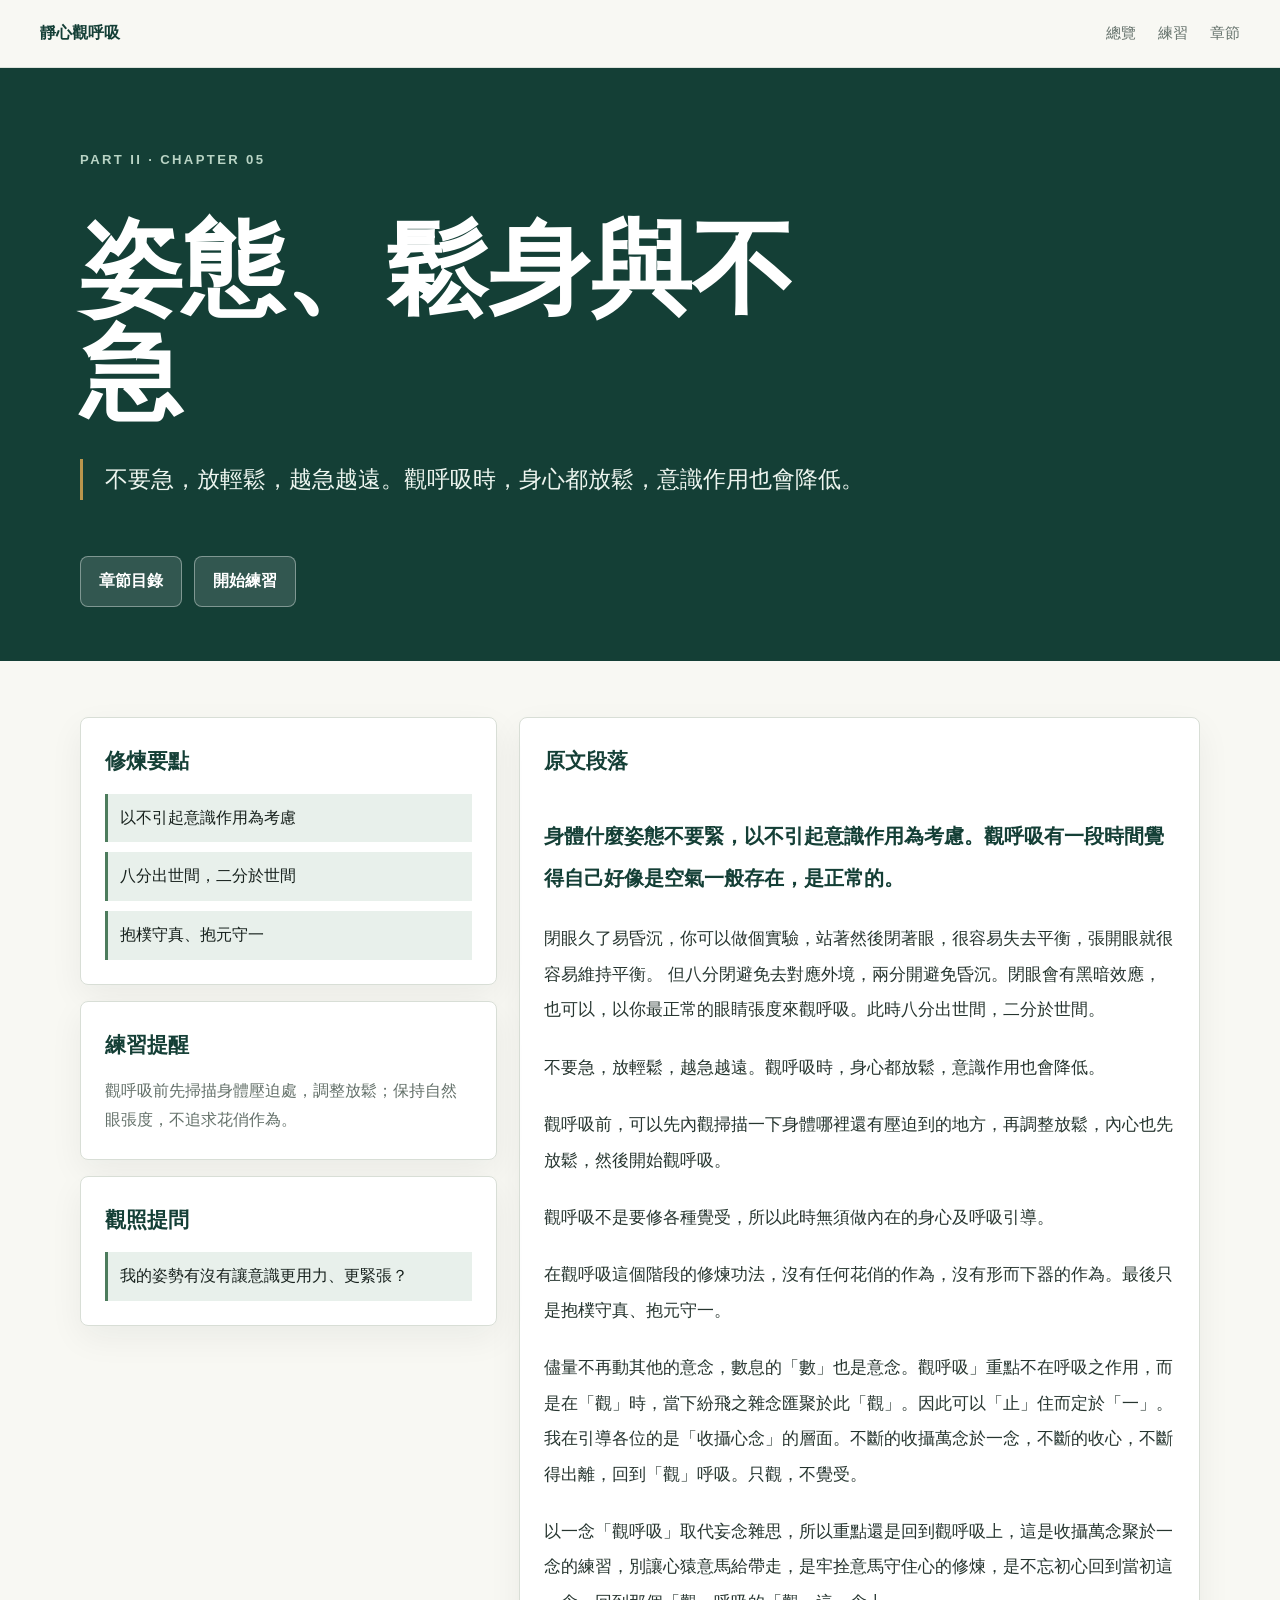
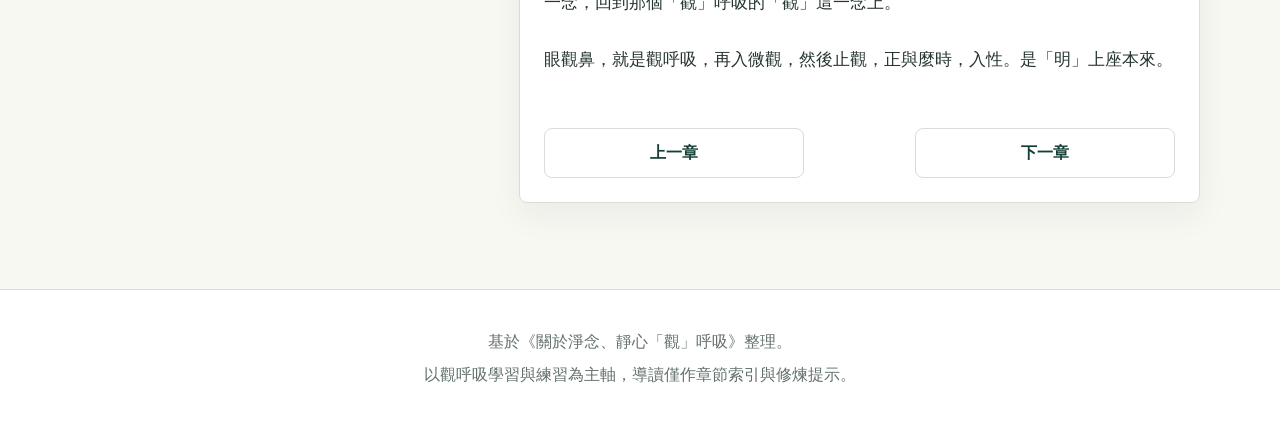
<file: chapters/ch05/index.html>
<!doctype html>
<html lang="zh-Hant">
  <head>
    <meta charset="utf-8">
    <meta name="viewport" content="width=device-width, initial-scale=1">
    <title>姿態、鬆身與不急｜靜心觀呼吸</title>
    <meta name="description" content="不要急，放輕鬆，越急越遠。觀呼吸時，身心都放鬆，意識作用也會降低。">
    <meta property="og:title" content="姿態、鬆身與不急｜靜心觀呼吸">
    <meta property="og:description" content="不要急，放輕鬆，越急越遠。觀呼吸時，身心都放鬆，意識作用也會降低。">
    <meta property="og:type" content="article">
    <meta property="og:url" content="https://haodao-culture.github.io/jingxin-guan-huxi/chapters/ch05/">
    <meta property="og:image" content="https://haodao-culture.github.io/jingxin-guan-huxi/assets/hero-breath-room.jpg">
    <link rel="canonical" href="https://haodao-culture.github.io/jingxin-guan-huxi/chapters/ch05/">
    <link rel="icon" href="../../assets/favicon.svg" type="image/svg+xml">
    <link rel="stylesheet" href="../../styles.css">
  </head>
  <body>
    <a class="skip-link" href="#main">跳到內容</a>
    <header class="site-header" id="top">
      <a class="brand" href="../../">靜心觀呼吸</a>
      <nav class="site-nav" aria-label="主要導覽">
        <a href="../../#overview">總覽</a>
        <a href="../../#/practice-mode">練習</a>
        <a href="../../#chapters">章節</a>
      </nav>
    </header>
    <main id="main" class="app-shell">
      <section class="chapter-hero">
        <div class="container">
          <p class="eyebrow">PART II · CHAPTER 05</p>
          <h1>姿態、鬆身與不急</h1>
          <blockquote>不要急，放輕鬆，越急越遠。觀呼吸時，身心都放鬆，意識作用也會降低。</blockquote>
          <div class="chapter-actions">
            <a class="button" href="../../#chapters">章節目錄</a>
            <a class="button" href="../../#/practice-mode">開始練習</a>
          </div>
        </div>
      </section>

      <section class="chapter-body">
        <div class="container reader-layout">
          <aside class="chapter-aside">
            <section class="quote-panel">
              <h3>修煉要點</h3>
              <ul class="takeaway-list">
                <li>以不引起意識作用為考慮</li>
                <li>八分出世間，二分於世間</li>
                <li>抱樸守真、抱元守一</li>
              </ul>
            </section>
            <section class="question-panel">
              <h3>練習提醒</h3>
              <p>觀呼吸前先掃描身體壓迫處，調整放鬆；保持自然眼張度，不追求花俏作為。</p>
            </section>
            <section class="question-panel">
              <h3>觀照提問</h3>
              <ul class="question-list">
                <li>我的姿勢有沒有讓意識更用力、更緊張？</li>
              </ul>
            </section>
          </aside>

          <article class="reader-block">
            <h3>原文段落</h3>
            <p class="source-paragraph">身體什麼姿態不要緊，以不引起意識作用為考慮。觀呼吸有一段時間覺得自己好像是空氣一般存在，是正常的。</p>
            <p class="source-paragraph">閉眼久了易昏沉，你可以做個實驗，站著然後閉著眼，很容易失去平衡，張開眼就很容易維持平衡。 但八分閉避免去對應外境，兩分開避免昏沉。閉眼會有黑暗效應，也可以，以你最正常的眼睛張度來觀呼吸。此時八分出世間，二分於世間。</p>
            <p class="source-paragraph">不要急，放輕鬆，越急越遠。觀呼吸時，身心都放鬆，意識作用也會降低。</p>
            <p class="source-paragraph">觀呼吸前，可以先內觀掃描一下身體哪裡還有壓迫到的地方，再調整放鬆，內心也先放鬆，然後開始觀呼吸。</p>
            <p class="source-paragraph">觀呼吸不是要修各種覺受，所以此時無須做內在的身心及呼吸引導。</p>
            <p class="source-paragraph">在觀呼吸這個階段的修煉功法，沒有任何花俏的作為，沒有形而下器的作為。最後只是抱樸守真、抱元守一。</p>
            <p class="source-paragraph">儘量不再動其他的意念，數息的「數」也是意念。觀呼吸」重點不在呼吸之作用，而是在「觀」時，當下紛飛之雜念匯聚於此「觀」。因此可以「止」住而定於「一」。我在引導各位的是「收攝心念」的層面。不斷的收攝萬念於一念，不斷的收心，不斷得出離，回到「觀」呼吸。只觀，不覺受。</p>
            <p class="source-paragraph">以一念「觀呼吸」取代妄念雜思，所以重點還是回到觀呼吸上，這是收攝萬念聚於一念的練習，別讓心猿意馬給帶走，是牢拴意馬守住心的修煉，是不忘初心回到當初這一念，回到那個「觀」呼吸的「觀」這一念上。</p>
            <p class="source-paragraph">眼觀鼻，就是觀呼吸，再入微觀，然後止觀，正與麼時，入性。是「明」上座本來。</p>
            <nav class="chapter-pager" aria-label="章節切換">
              <a class="button" href="../ch04/">上一章</a>
              <a class="button" href="../ch06/">下一章</a>
            </nav>
          </article>
        </div>
      </section>
    </main>
    <footer class="site-footer">
      <p>基於《關於淨念、靜心「觀」呼吸》整理。</p>
      <p>以觀呼吸學習與練習為主軸，導讀僅作章節索引與修煉提示。</p>
    </footer>
  </body>
</html>
</file>
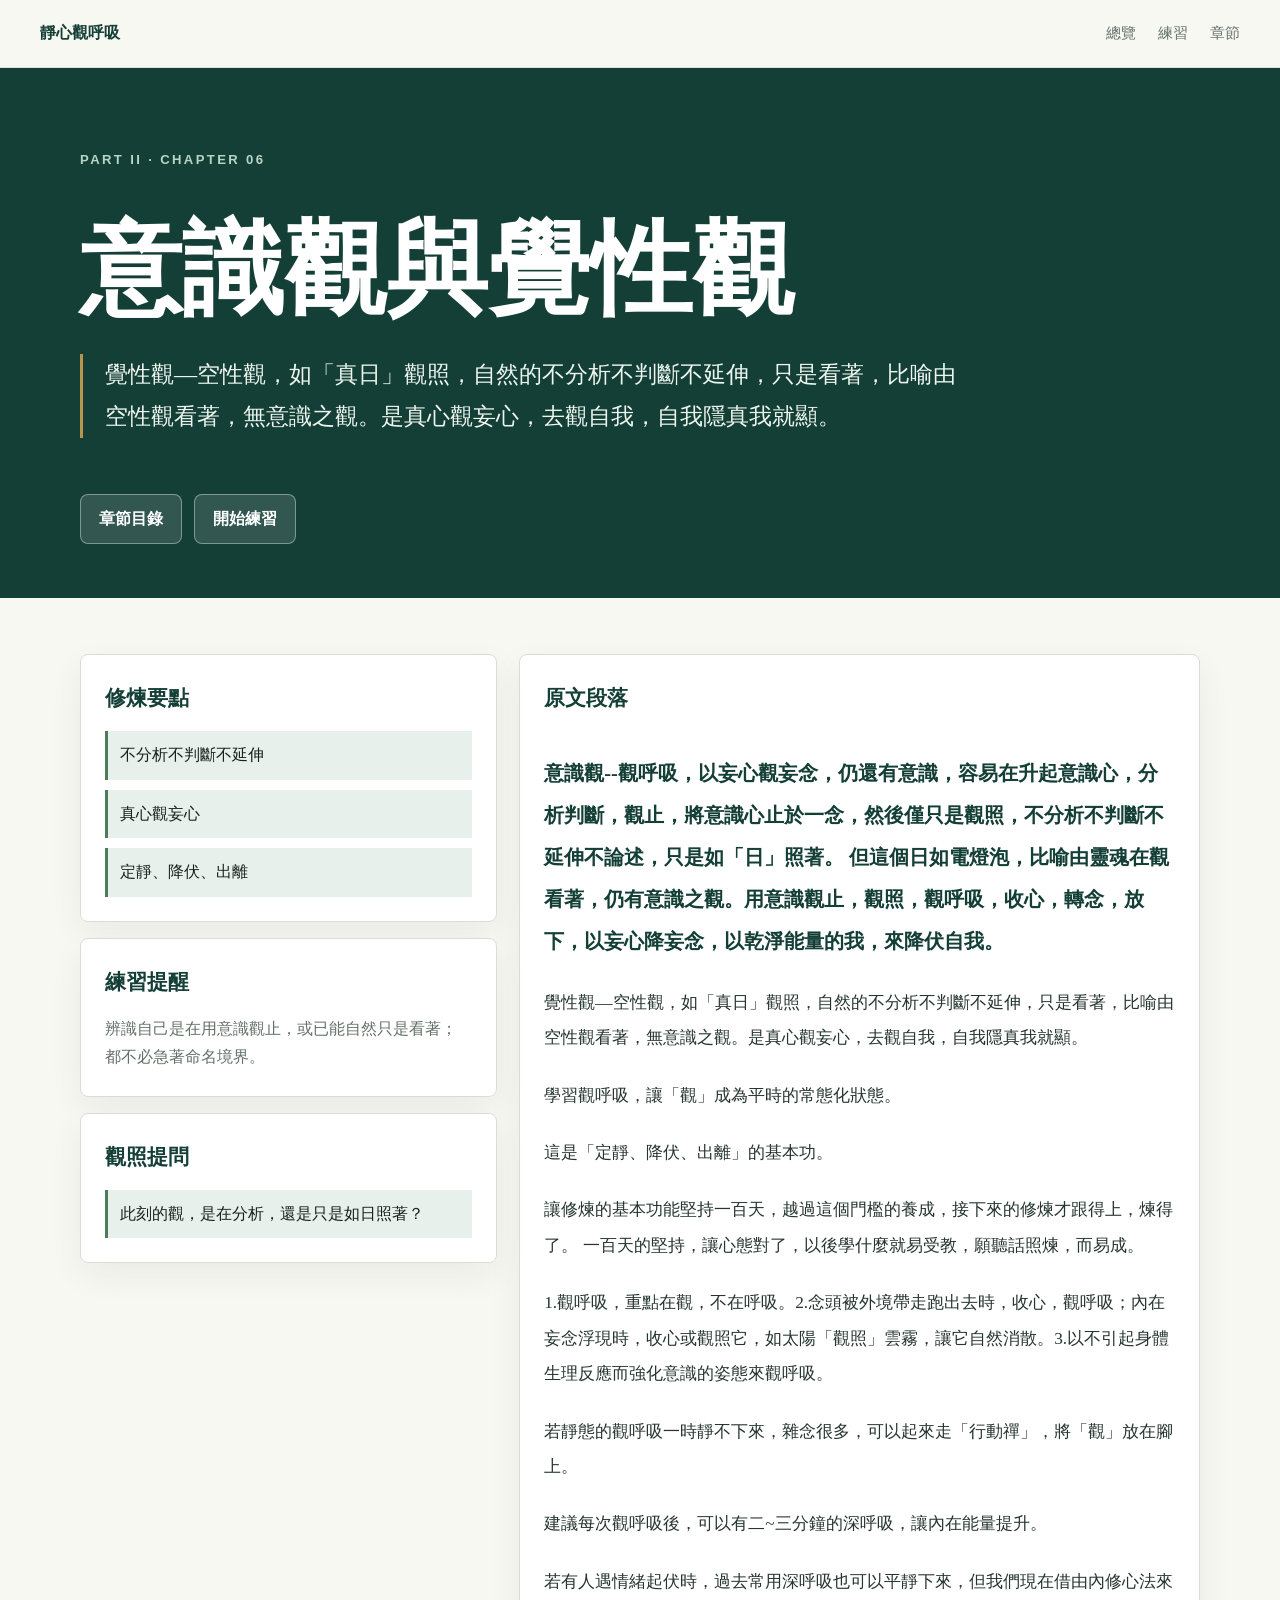
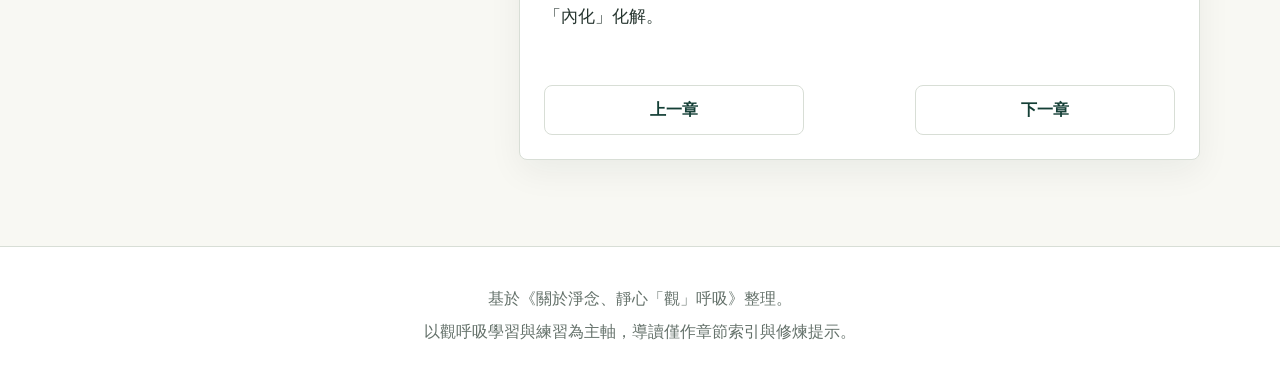
<file: chapters/ch06/index.html>
<!doctype html>
<html lang="zh-Hant">
  <head>
    <meta charset="utf-8">
    <meta name="viewport" content="width=device-width, initial-scale=1">
    <title>意識觀與覺性觀｜靜心觀呼吸</title>
    <meta name="description" content="覺性觀—空性觀，如「真日」觀照，自然的不分析不判斷不延伸，只是看著，比喻由空性觀看著，無意識之觀。是真心觀妄心，去觀自我，自我隱真我就顯。">
    <meta property="og:title" content="意識觀與覺性觀｜靜心觀呼吸">
    <meta property="og:description" content="覺性觀—空性觀，如「真日」觀照，自然的不分析不判斷不延伸，只是看著，比喻由空性觀看著，無意識之觀。是真心觀妄心，去觀自我，自我隱真我就顯。">
    <meta property="og:type" content="article">
    <meta property="og:url" content="https://haodao-culture.github.io/jingxin-guan-huxi/chapters/ch06/">
    <meta property="og:image" content="https://haodao-culture.github.io/jingxin-guan-huxi/assets/hero-breath-room.jpg">
    <link rel="canonical" href="https://haodao-culture.github.io/jingxin-guan-huxi/chapters/ch06/">
    <link rel="icon" href="../../assets/favicon.svg" type="image/svg+xml">
    <link rel="stylesheet" href="../../styles.css">
  </head>
  <body>
    <a class="skip-link" href="#main">跳到內容</a>
    <header class="site-header" id="top">
      <a class="brand" href="../../">靜心觀呼吸</a>
      <nav class="site-nav" aria-label="主要導覽">
        <a href="../../#overview">總覽</a>
        <a href="../../#/practice-mode">練習</a>
        <a href="../../#chapters">章節</a>
      </nav>
    </header>
    <main id="main" class="app-shell">
      <section class="chapter-hero">
        <div class="container">
          <p class="eyebrow">PART II · CHAPTER 06</p>
          <h1>意識觀與覺性觀</h1>
          <blockquote>覺性觀—空性觀，如「真日」觀照，自然的不分析不判斷不延伸，只是看著，比喻由空性觀看著，無意識之觀。是真心觀妄心，去觀自我，自我隱真我就顯。</blockquote>
          <div class="chapter-actions">
            <a class="button" href="../../#chapters">章節目錄</a>
            <a class="button" href="../../#/practice-mode">開始練習</a>
          </div>
        </div>
      </section>

      <section class="chapter-body">
        <div class="container reader-layout">
          <aside class="chapter-aside">
            <section class="quote-panel">
              <h3>修煉要點</h3>
              <ul class="takeaway-list">
                <li>不分析不判斷不延伸</li>
                <li>真心觀妄心</li>
                <li>定靜、降伏、出離</li>
              </ul>
            </section>
            <section class="question-panel">
              <h3>練習提醒</h3>
              <p>辨識自己是在用意識觀止，或已能自然只是看著；都不必急著命名境界。</p>
            </section>
            <section class="question-panel">
              <h3>觀照提問</h3>
              <ul class="question-list">
                <li>此刻的觀，是在分析，還是只是如日照著？</li>
              </ul>
            </section>
          </aside>

          <article class="reader-block">
            <h3>原文段落</h3>
            <p class="source-paragraph">意識觀--觀呼吸，以妄心觀妄念，仍還有意識，容易在升起意識心，分析判斷，觀止，將意識心止於一念，然後僅只是觀照，不分析不判斷不延伸不論述，只是如「日」照著。 但這個日如電燈泡，比喻由靈魂在觀看著，仍有意識之觀。用意識觀止，觀照，觀呼吸，收心，轉念，放下，以妄心降妄念，以乾淨能量的我，來降伏自我。</p>
            <p class="source-paragraph">覺性觀—空性觀，如「真日」觀照，自然的不分析不判斷不延伸，只是看著，比喻由空性觀看著，無意識之觀。是真心觀妄心，去觀自我，自我隱真我就顯。</p>
            <p class="source-paragraph">學習觀呼吸，讓「觀」成為平時的常態化狀態。</p>
            <p class="source-paragraph">這是「定靜、降伏、出離」的基本功。</p>
            <p class="source-paragraph">讓修煉的基本功能堅持一百天，越過這個門檻的養成，接下來的修煉才跟得上，煉得了。 一百天的堅持，讓心態對了，以後學什麼就易受教，願聽話照煉，而易成。</p>
            <p class="source-paragraph">1.觀呼吸，重點在觀，不在呼吸。2.念頭被外境帶走跑出去時，收心，觀呼吸；內在妄念浮現時，收心或觀照它，如太陽「觀照」雲霧，讓它自然消散。3.以不引起身體生理反應而強化意識的姿態來觀呼吸。</p>
            <p class="source-paragraph">若靜態的觀呼吸一時靜不下來，雜念很多，可以起來走「行動禪」，將「觀」放在腳上。</p>
            <p class="source-paragraph">建議每次觀呼吸後，可以有二~三分鐘的深呼吸，讓內在能量提升。</p>
            <p class="source-paragraph">若有人遇情緒起伏時，過去常用深呼吸也可以平靜下來，但我們現在借由內修心法來「內化」化解。</p>
            <nav class="chapter-pager" aria-label="章節切換">
              <a class="button" href="../ch05/">上一章</a>
              <a class="button" href="../ch07/">下一章</a>
            </nav>
          </article>
        </div>
      </section>
    </main>
    <footer class="site-footer">
      <p>基於《關於淨念、靜心「觀」呼吸》整理。</p>
      <p>以觀呼吸學習與練習為主軸，導讀僅作章節索引與修煉提示。</p>
    </footer>
  </body>
</html>
</file>
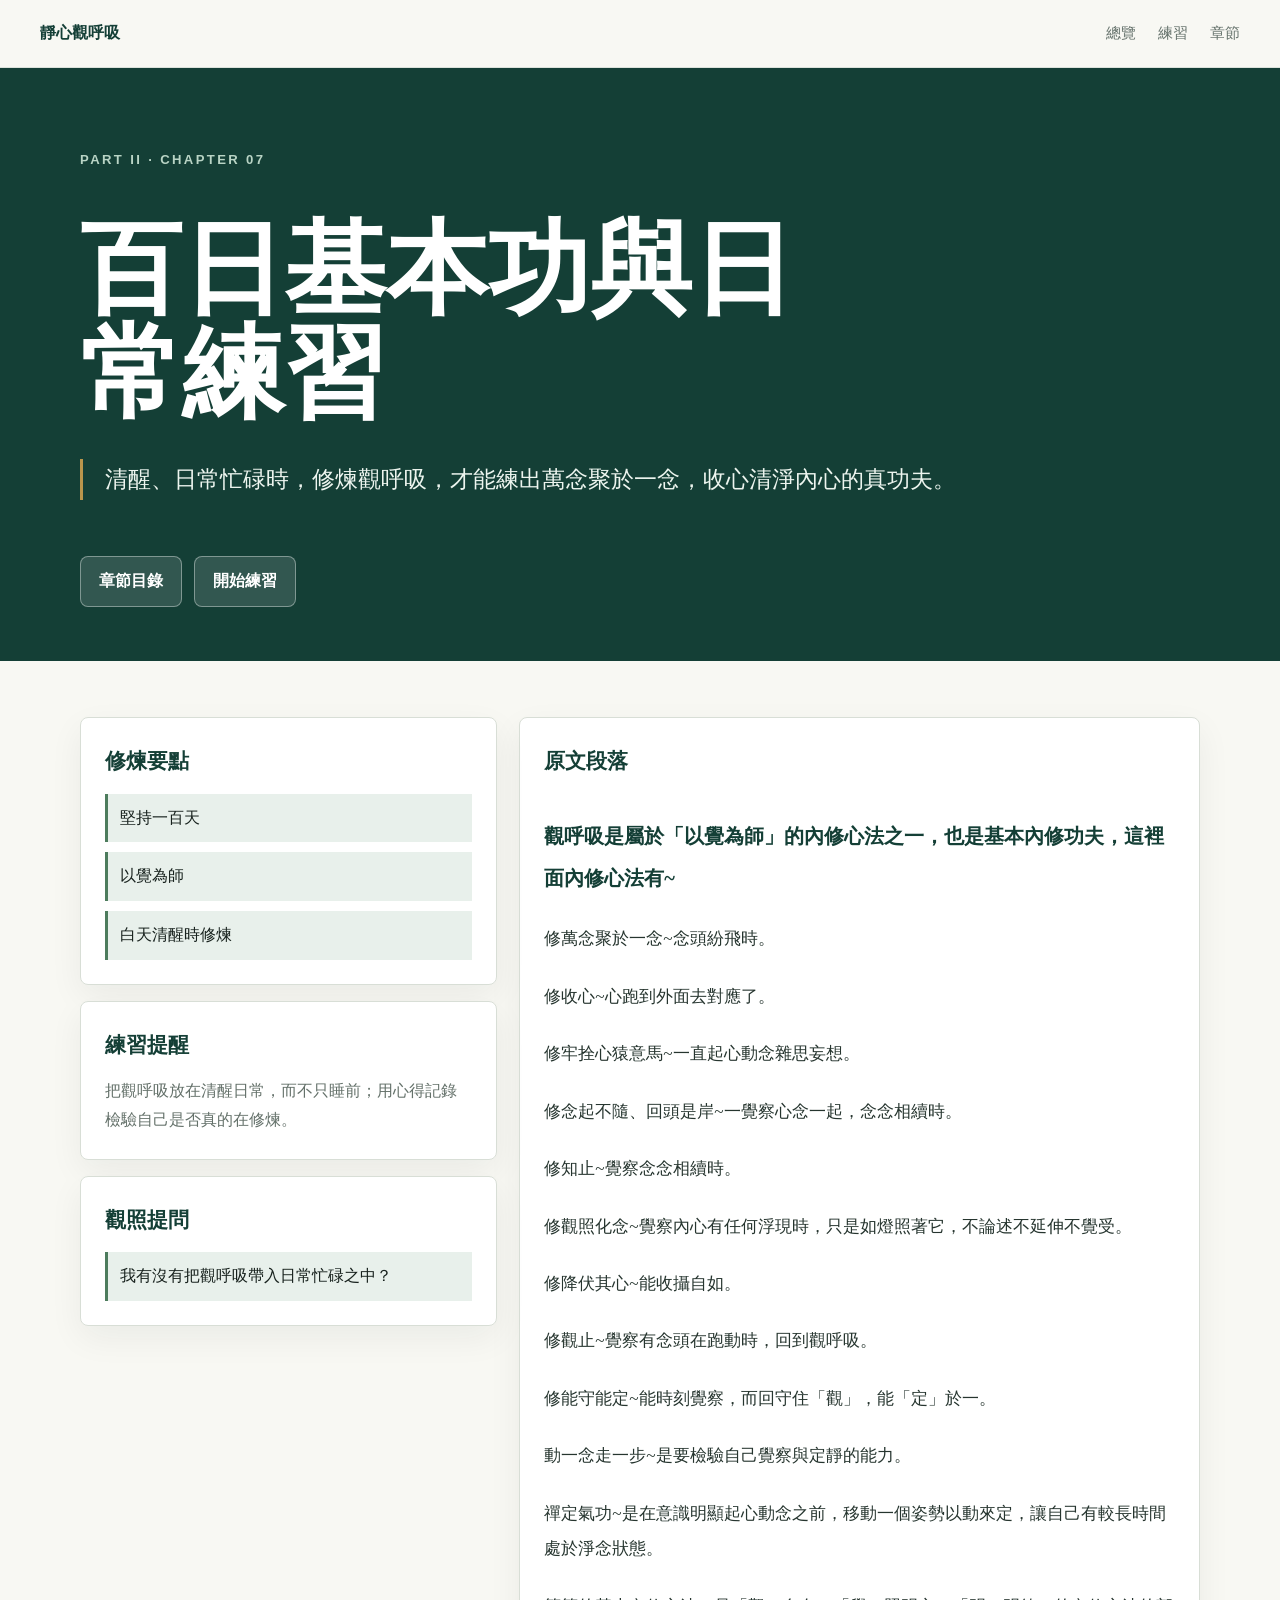
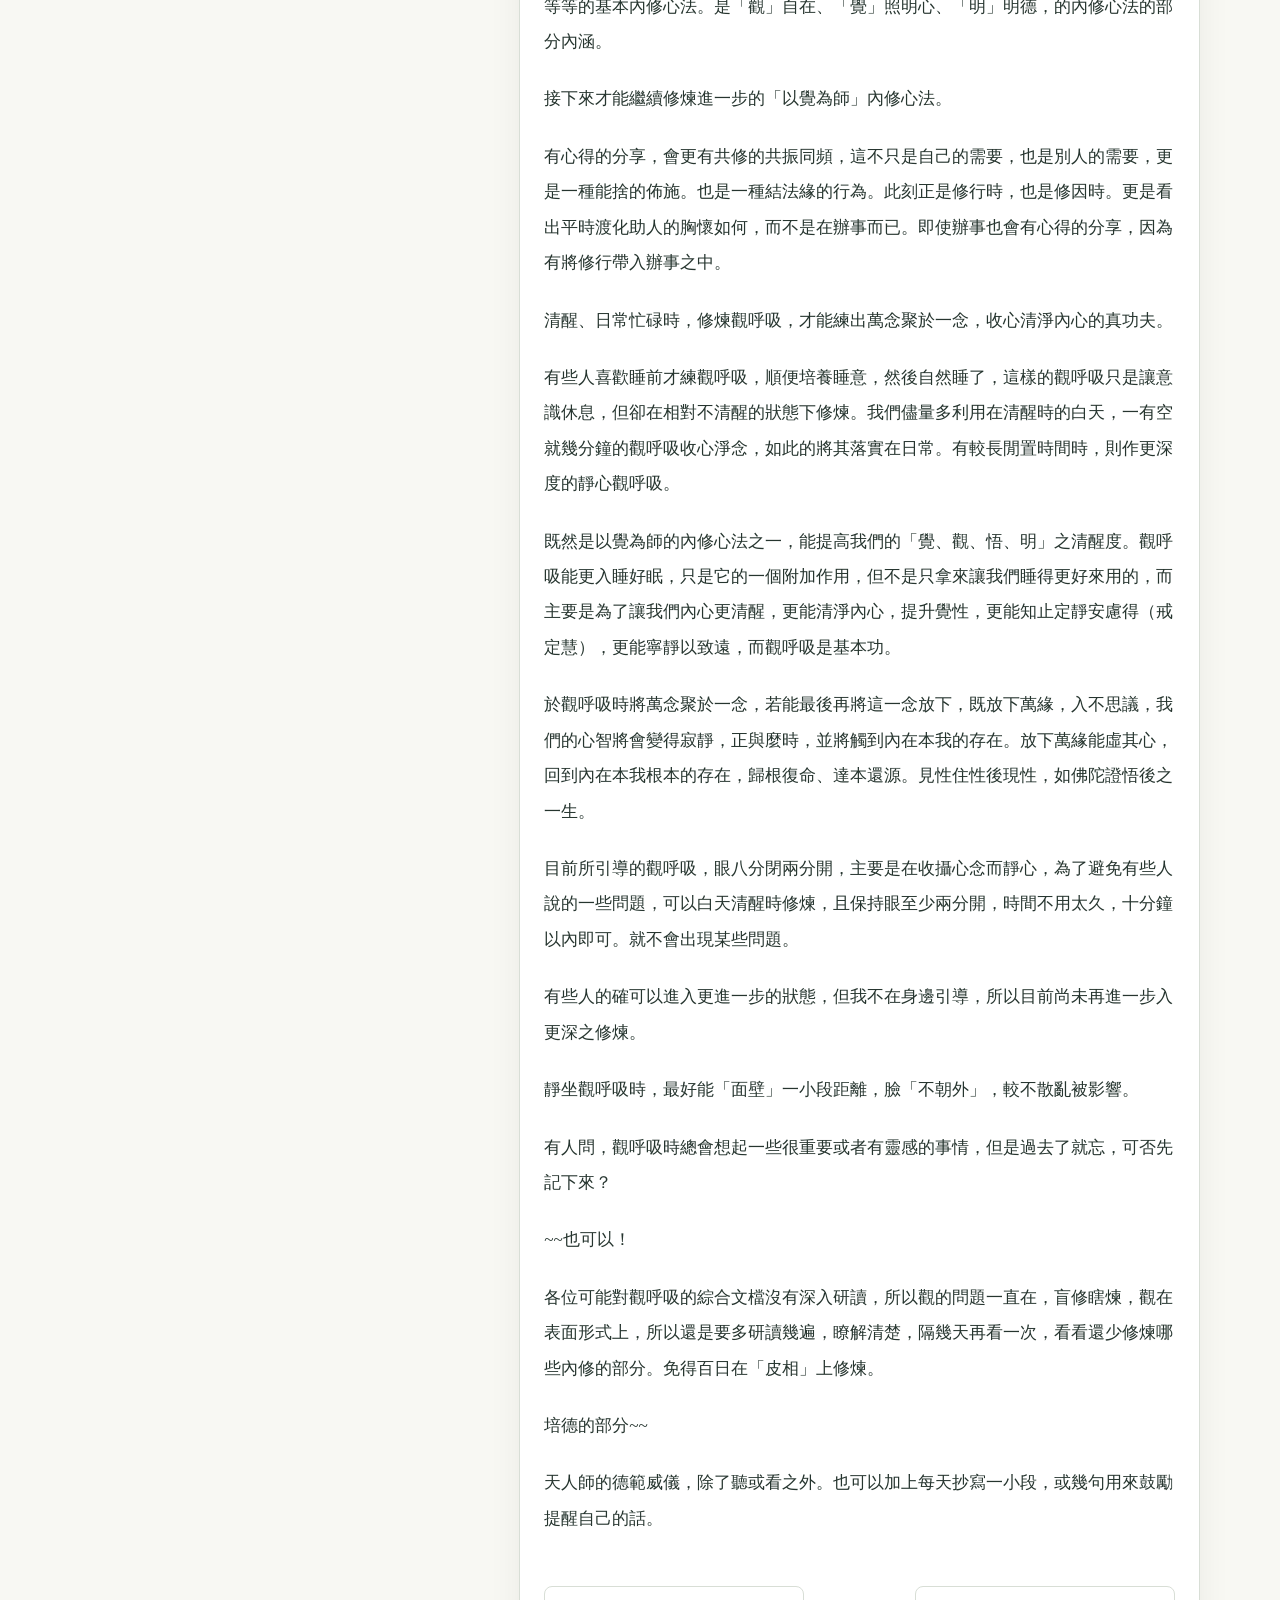
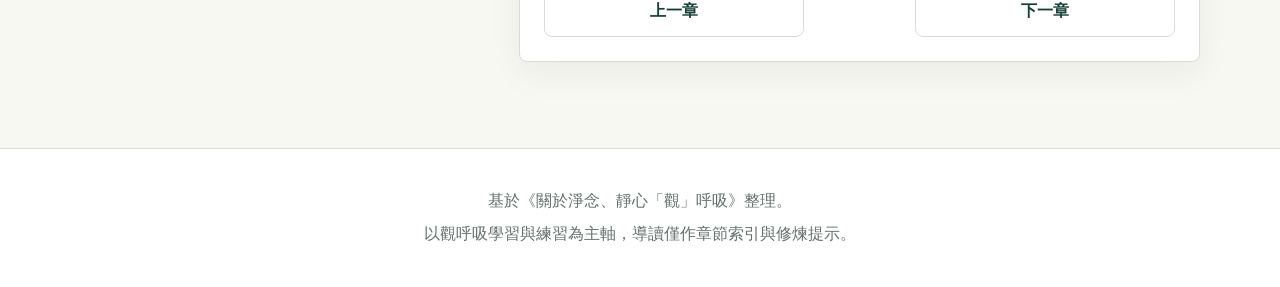
<file: chapters/ch07/index.html>
<!doctype html>
<html lang="zh-Hant">
  <head>
    <meta charset="utf-8">
    <meta name="viewport" content="width=device-width, initial-scale=1">
    <title>百日基本功與日常練習｜靜心觀呼吸</title>
    <meta name="description" content="清醒、日常忙碌時，修煉觀呼吸，才能練出萬念聚於一念，收心清淨內心的真功夫。">
    <meta property="og:title" content="百日基本功與日常練習｜靜心觀呼吸">
    <meta property="og:description" content="清醒、日常忙碌時，修煉觀呼吸，才能練出萬念聚於一念，收心清淨內心的真功夫。">
    <meta property="og:type" content="article">
    <meta property="og:url" content="https://haodao-culture.github.io/jingxin-guan-huxi/chapters/ch07/">
    <meta property="og:image" content="https://haodao-culture.github.io/jingxin-guan-huxi/assets/hero-breath-room.jpg">
    <link rel="canonical" href="https://haodao-culture.github.io/jingxin-guan-huxi/chapters/ch07/">
    <link rel="icon" href="../../assets/favicon.svg" type="image/svg+xml">
    <link rel="stylesheet" href="../../styles.css">
  </head>
  <body>
    <a class="skip-link" href="#main">跳到內容</a>
    <header class="site-header" id="top">
      <a class="brand" href="../../">靜心觀呼吸</a>
      <nav class="site-nav" aria-label="主要導覽">
        <a href="../../#overview">總覽</a>
        <a href="../../#/practice-mode">練習</a>
        <a href="../../#chapters">章節</a>
      </nav>
    </header>
    <main id="main" class="app-shell">
      <section class="chapter-hero">
        <div class="container">
          <p class="eyebrow">PART II · CHAPTER 07</p>
          <h1>百日基本功與日常練習</h1>
          <blockquote>清醒、日常忙碌時，修煉觀呼吸，才能練出萬念聚於一念，收心清淨內心的真功夫。</blockquote>
          <div class="chapter-actions">
            <a class="button" href="../../#chapters">章節目錄</a>
            <a class="button" href="../../#/practice-mode">開始練習</a>
          </div>
        </div>
      </section>

      <section class="chapter-body">
        <div class="container reader-layout">
          <aside class="chapter-aside">
            <section class="quote-panel">
              <h3>修煉要點</h3>
              <ul class="takeaway-list">
                <li>堅持一百天</li>
                <li>以覺為師</li>
                <li>白天清醒時修煉</li>
              </ul>
            </section>
            <section class="question-panel">
              <h3>練習提醒</h3>
              <p>把觀呼吸放在清醒日常，而不只睡前；用心得記錄檢驗自己是否真的在修煉。</p>
            </section>
            <section class="question-panel">
              <h3>觀照提問</h3>
              <ul class="question-list">
                <li>我有沒有把觀呼吸帶入日常忙碌之中？</li>
              </ul>
            </section>
          </aside>

          <article class="reader-block">
            <h3>原文段落</h3>
            <p class="source-paragraph">觀呼吸是屬於「以覺為師」的內修心法之一，也是基本內修功夫，這裡面內修心法有~</p>
            <p class="source-paragraph">修萬念聚於一念~念頭紛飛時。</p>
            <p class="source-paragraph">修收心~心跑到外面去對應了。</p>
            <p class="source-paragraph">修牢拴心猿意馬~一直起心動念雜思妄想。</p>
            <p class="source-paragraph">修念起不隨、回頭是岸~一覺察心念一起，念念相續時。</p>
            <p class="source-paragraph">修知止~覺察念念相續時。</p>
            <p class="source-paragraph">修觀照化念~覺察內心有任何浮現時，只是如燈照著它，不論述不延伸不覺受。</p>
            <p class="source-paragraph">修降伏其心~能收攝自如。</p>
            <p class="source-paragraph">修觀止~覺察有念頭在跑動時，回到觀呼吸。</p>
            <p class="source-paragraph">修能守能定~能時刻覺察，而回守住「觀」，能「定」於一。</p>
            <p class="source-paragraph">動一念走一步~是要檢驗自己覺察與定靜的能力。</p>
            <p class="source-paragraph">禪定氣功~是在意識明顯起心動念之前，移動一個姿勢以動來定，讓自己有較長時間處於淨念狀態。</p>
            <p class="source-paragraph">等等的基本內修心法。是「觀」自在、「覺」照明心、「明」明德，的內修心法的部分內涵。</p>
            <p class="source-paragraph">接下來才能繼續修煉進一步的「以覺為師」內修心法。</p>
            <p class="source-paragraph">有心得的分享，會更有共修的共振同頻，這不只是自己的需要，也是別人的需要，更是一種能捨的佈施。也是一種結法緣的行為。此刻正是修行時，也是修因時。更是看出平時渡化助人的胸懷如何，而不是在辦事而已。即使辦事也會有心得的分享，因為有將修行帶入辦事之中。</p>
            <p class="source-paragraph">清醒、日常忙碌時，修煉觀呼吸，才能練出萬念聚於一念，收心清淨內心的真功夫。</p>
            <p class="source-paragraph">有些人喜歡睡前才練觀呼吸，順便培養睡意，然後自然睡了，這樣的觀呼吸只是讓意識休息，但卻在相對不清醒的狀態下修煉。我們儘量多利用在清醒時的白天，一有空就幾分鐘的觀呼吸收心淨念，如此的將其落實在日常。有較長閒置時間時，則作更深度的靜心觀呼吸。</p>
            <p class="source-paragraph">既然是以覺為師的內修心法之一，能提高我們的「覺、觀、悟、明」之清醒度。觀呼吸能更入睡好眠，只是它的一個附加作用，但不是只拿來讓我們睡得更好來用的，而主要是為了讓我們內心更清醒，更能清淨內心，提升覺性，更能知止定靜安慮得（戒定慧），更能寧靜以致遠，而觀呼吸是基本功。</p>
            <p class="source-paragraph">於觀呼吸時將萬念聚於一念，若能最後再將這一念放下，既放下萬緣，入不思議，我們的心智將會變得寂靜，正與麼時，並將觸到內在本我的存在。放下萬緣能虛其心，回到內在本我根本的存在，歸根復命、達本還源。見性住性後現性，如佛陀證悟後之一生。</p>
            <p class="source-paragraph">目前所引導的觀呼吸，眼八分閉兩分開，主要是在收攝心念而靜心，為了避免有些人說的一些問題，可以白天清醒時修煉，且保持眼至少兩分開，時間不用太久，十分鐘以內即可。就不會出現某些問題。</p>
            <p class="source-paragraph">有些人的確可以進入更進一步的狀態，但我不在身邊引導，所以目前尚未再進一步入更深之修煉。</p>
            <p class="source-paragraph">靜坐觀呼吸時，最好能「面壁」一小段距離，臉「不朝外」，較不散亂被影響。</p>
            <p class="source-paragraph">有人問，觀呼吸時總會想起一些很重要或者有靈感的事情，但是過去了就忘，可否先記下來？</p>
            <p class="source-paragraph">~~也可以！</p>
            <p class="source-paragraph">各位可能對觀呼吸的綜合文檔沒有深入研讀，所以觀的問題一直在，盲修瞎煉，觀在表面形式上，所以還是要多研讀幾遍，瞭解清楚，隔幾天再看一次，看看還少修煉哪些內修的部分。免得百日在「皮相」上修煉。</p>
            <p class="source-paragraph">培德的部分~~</p>
            <p class="source-paragraph">天人師的德範威儀，除了聽或看之外。也可以加上每天抄寫一小段，或幾句用來鼓勵提醒自己的話。</p>
            <nav class="chapter-pager" aria-label="章節切換">
              <a class="button" href="../ch06/">上一章</a>
              <a class="button" href="../ch08/">下一章</a>
            </nav>
          </article>
        </div>
      </section>
    </main>
    <footer class="site-footer">
      <p>基於《關於淨念、靜心「觀」呼吸》整理。</p>
      <p>以觀呼吸學習與練習為主軸，導讀僅作章節索引與修煉提示。</p>
    </footer>
  </body>
</html>
</file>
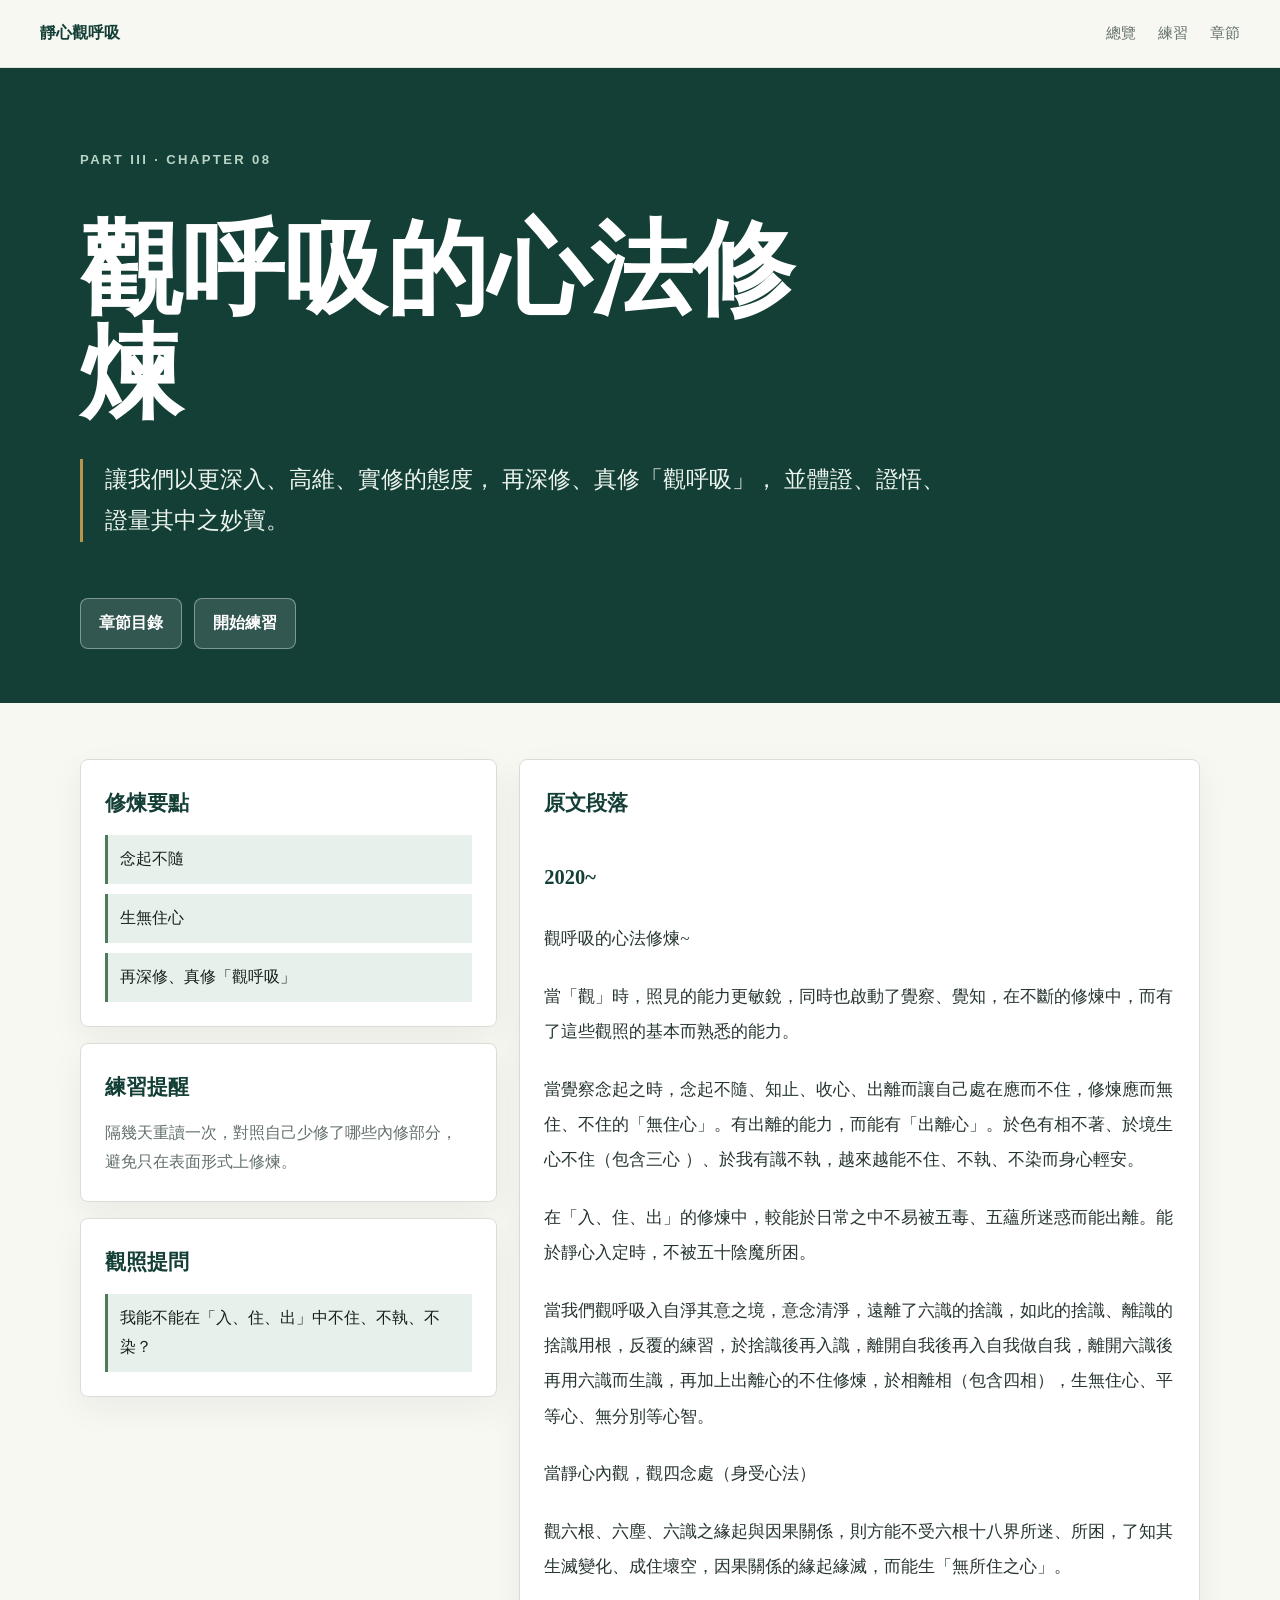
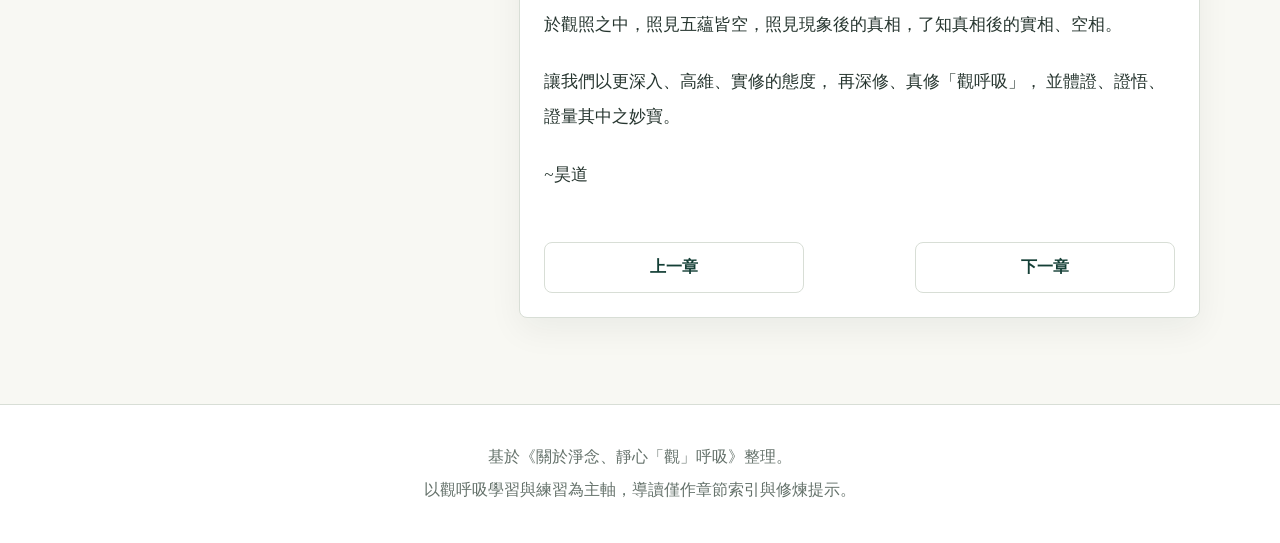
<file: chapters/ch08/index.html>
<!doctype html>
<html lang="zh-Hant">
  <head>
    <meta charset="utf-8">
    <meta name="viewport" content="width=device-width, initial-scale=1">
    <title>觀呼吸的心法修煉｜靜心觀呼吸</title>
    <meta name="description" content="讓我們以更深入、高維、實修的態度， 再深修、真修「觀呼吸」， 並體證、證悟、證量其中之妙寶。">
    <meta property="og:title" content="觀呼吸的心法修煉｜靜心觀呼吸">
    <meta property="og:description" content="讓我們以更深入、高維、實修的態度， 再深修、真修「觀呼吸」， 並體證、證悟、證量其中之妙寶。">
    <meta property="og:type" content="article">
    <meta property="og:url" content="https://haodao-culture.github.io/jingxin-guan-huxi/chapters/ch08/">
    <meta property="og:image" content="https://haodao-culture.github.io/jingxin-guan-huxi/assets/hero-breath-room.jpg">
    <link rel="canonical" href="https://haodao-culture.github.io/jingxin-guan-huxi/chapters/ch08/">
    <link rel="icon" href="../../assets/favicon.svg" type="image/svg+xml">
    <link rel="stylesheet" href="../../styles.css">
  </head>
  <body>
    <a class="skip-link" href="#main">跳到內容</a>
    <header class="site-header" id="top">
      <a class="brand" href="../../">靜心觀呼吸</a>
      <nav class="site-nav" aria-label="主要導覽">
        <a href="../../#overview">總覽</a>
        <a href="../../#/practice-mode">練習</a>
        <a href="../../#chapters">章節</a>
      </nav>
    </header>
    <main id="main" class="app-shell">
      <section class="chapter-hero">
        <div class="container">
          <p class="eyebrow">PART III · CHAPTER 08</p>
          <h1>觀呼吸的心法修煉</h1>
          <blockquote>讓我們以更深入、高維、實修的態度， 再深修、真修「觀呼吸」， 並體證、證悟、證量其中之妙寶。</blockquote>
          <div class="chapter-actions">
            <a class="button" href="../../#chapters">章節目錄</a>
            <a class="button" href="../../#/practice-mode">開始練習</a>
          </div>
        </div>
      </section>

      <section class="chapter-body">
        <div class="container reader-layout">
          <aside class="chapter-aside">
            <section class="quote-panel">
              <h3>修煉要點</h3>
              <ul class="takeaway-list">
                <li>念起不隨</li>
                <li>生無住心</li>
                <li>再深修、真修「觀呼吸」</li>
              </ul>
            </section>
            <section class="question-panel">
              <h3>練習提醒</h3>
              <p>隔幾天重讀一次，對照自己少修了哪些內修部分，避免只在表面形式上修煉。</p>
            </section>
            <section class="question-panel">
              <h3>觀照提問</h3>
              <ul class="question-list">
                <li>我能不能在「入、住、出」中不住、不執、不染？</li>
              </ul>
            </section>
          </aside>

          <article class="reader-block">
            <h3>原文段落</h3>
            <p class="source-paragraph">2020~</p>
            <p class="source-paragraph">觀呼吸的心法修煉~</p>
            <p class="source-paragraph">當「觀」時，照見的能力更敏銳，同時也啟動了覺察、覺知，在不斷的修煉中，而有了這些觀照的基本而熟悉的能力。</p>
            <p class="source-paragraph">當覺察念起之時，念起不隨、知止、收心、出離而讓自己處在應而不住，修煉應而無住、不住的「無住心」。有出離的能力，而能有「出離心」。於色有相不著、於境生心不住（包含三心 ）、於我有識不執，越來越能不住、不執、不染而身心輕安。</p>
            <p class="source-paragraph">在「入、住、出」的修煉中，較能於日常之中不易被五毒、五蘊所迷惑而能出離。能於靜心入定時，不被五十陰魔所困。</p>
            <p class="source-paragraph">當我們觀呼吸入自淨其意之境，意念清淨，遠離了六識的捨識，如此的捨識、離識的捨識用根，反覆的練習，於捨識後再入識，離開自我後再入自我做自我，離開六識後再用六識而生識，再加上出離心的不住修煉，於相離相（包含四相），生無住心、平等心、無分別等心智。</p>
            <p class="source-paragraph">當靜心內觀，觀四念處（身受心法）</p>
            <p class="source-paragraph">觀六根、六塵、六識之緣起與因果關係，則方能不受六根十八界所迷、所困，了知其生滅變化、成住壞空，因果關係的緣起緣滅，而能生「無所住之心」。</p>
            <p class="source-paragraph">於觀照之中，照見五蘊皆空，照見現象後的真相，了知真相後的實相、空相。</p>
            <p class="source-paragraph">讓我們以更深入、高維、實修的態度， 再深修、真修「觀呼吸」， 並體證、證悟、證量其中之妙寶。</p>
            <p class="source-paragraph">~昊道</p>
            <nav class="chapter-pager" aria-label="章節切換">
              <a class="button" href="../ch07/">上一章</a>
              <a class="button" href="../ch09/">下一章</a>
            </nav>
          </article>
        </div>
      </section>
    </main>
    <footer class="site-footer">
      <p>基於《關於淨念、靜心「觀」呼吸》整理。</p>
      <p>以觀呼吸學習與練習為主軸，導讀僅作章節索引與修煉提示。</p>
    </footer>
  </body>
</html>
</file>
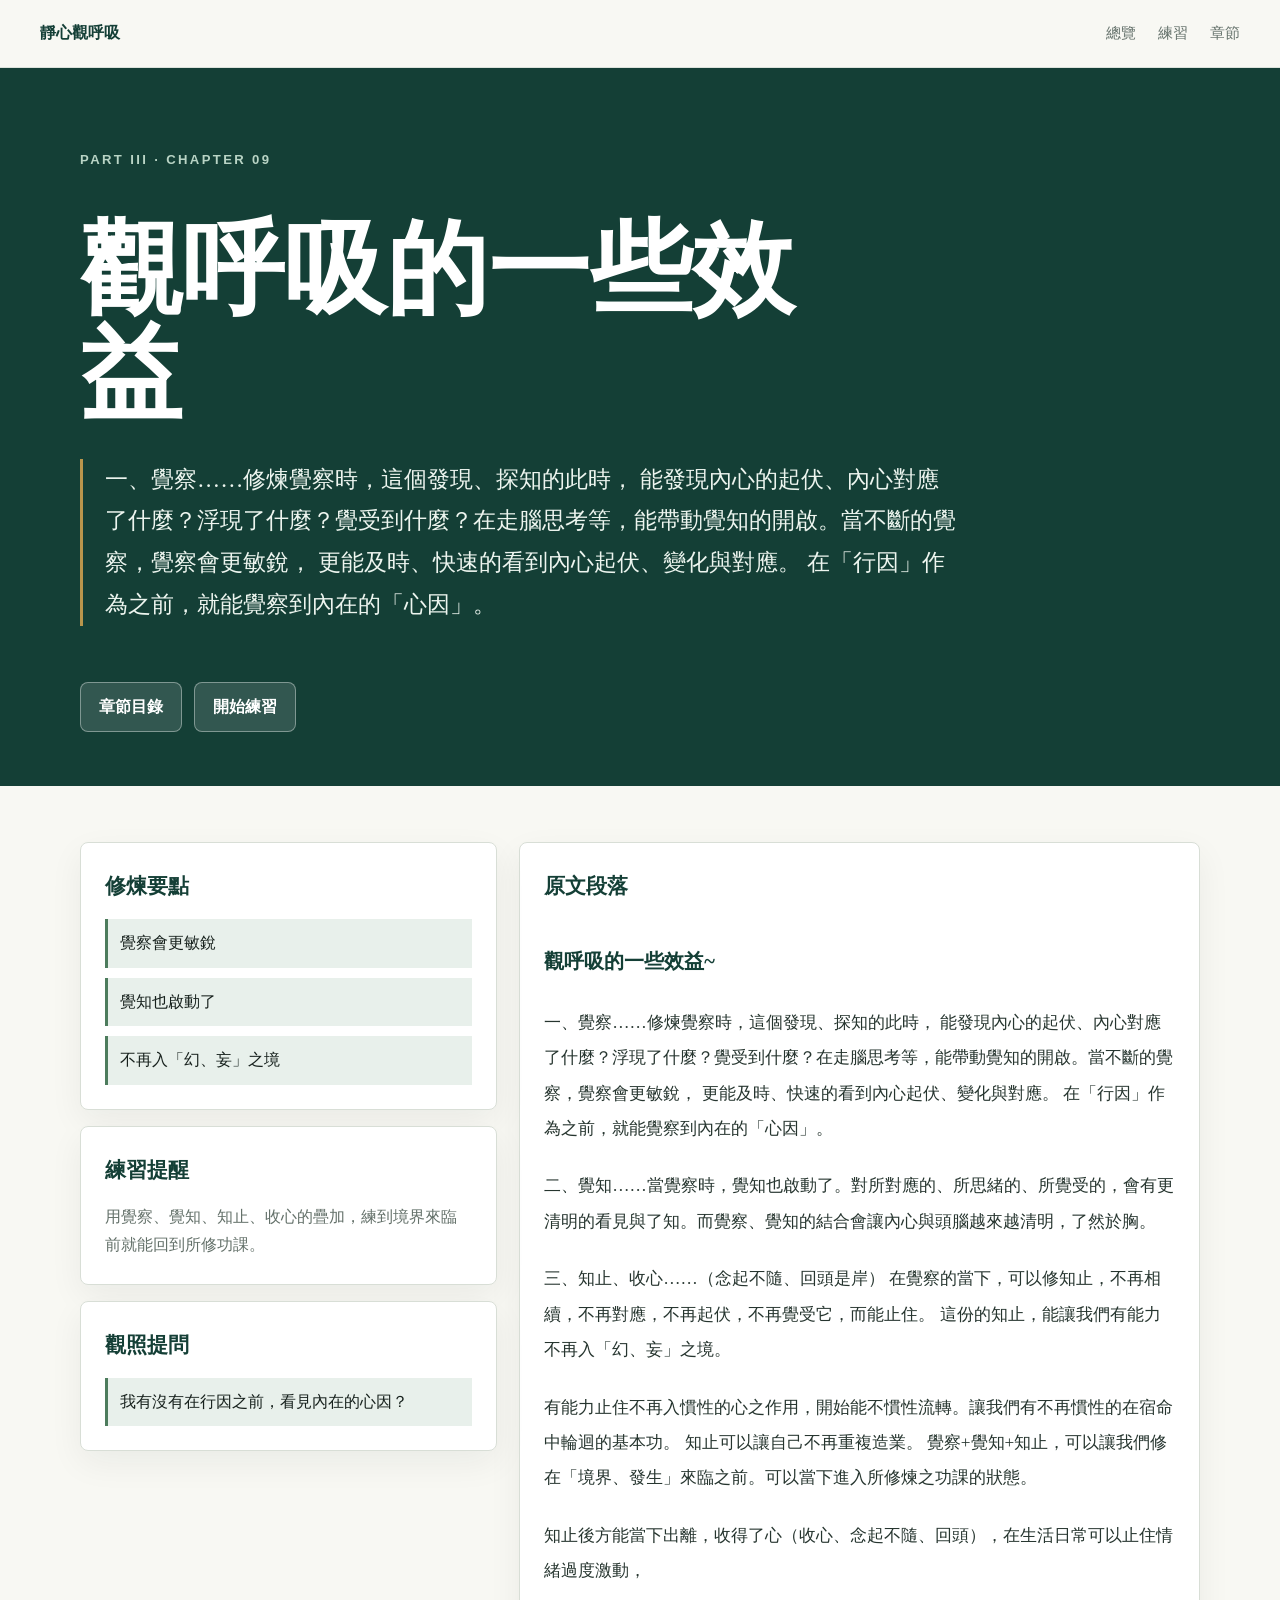
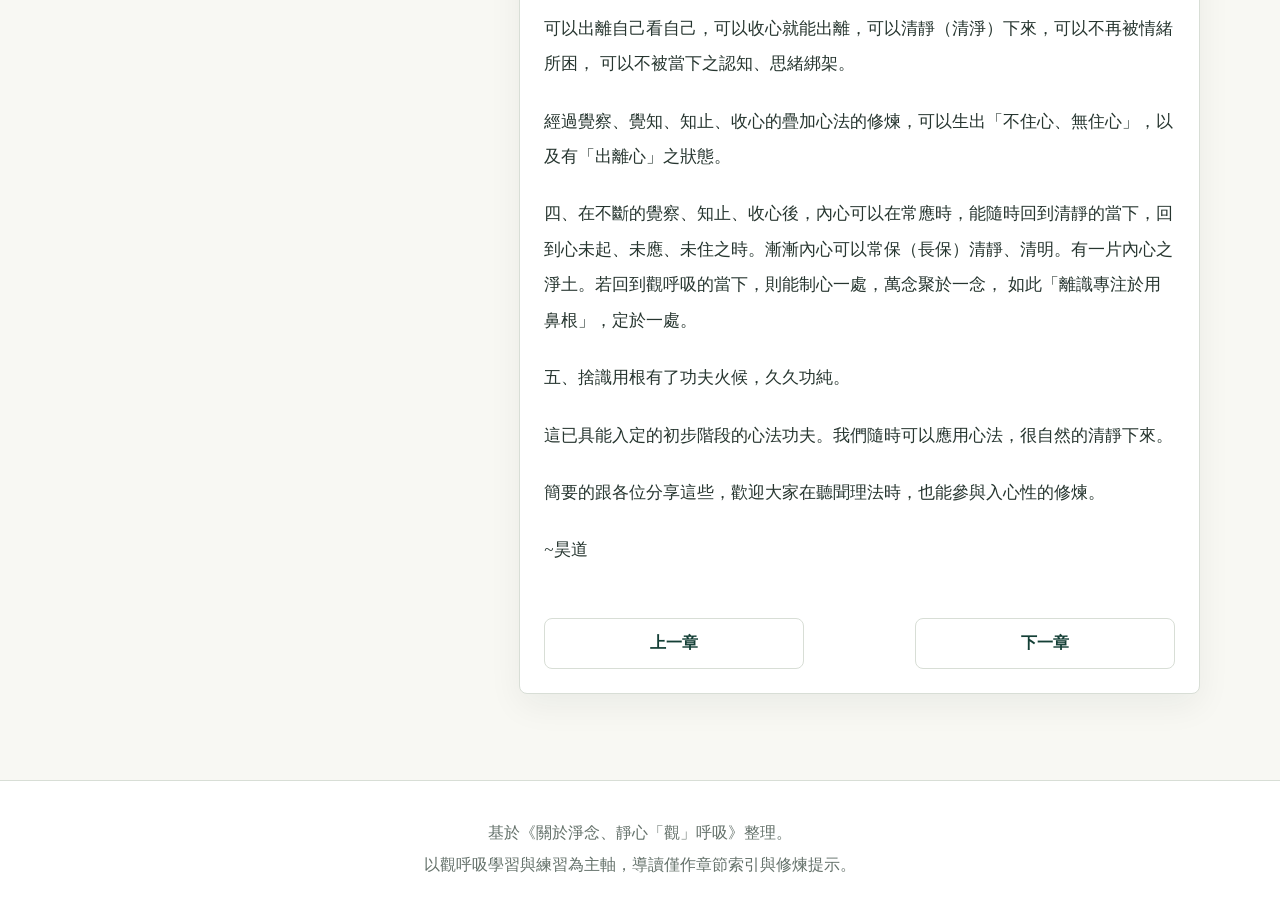
<file: chapters/ch09/index.html>
<!doctype html>
<html lang="zh-Hant">
  <head>
    <meta charset="utf-8">
    <meta name="viewport" content="width=device-width, initial-scale=1">
    <title>觀呼吸的一些效益｜靜心觀呼吸</title>
    <meta name="description" content="一、覺察……修煉覺察時，這個發現、探知的此時， 能發現內心的起伏、內心對應了什麼？浮現了什麼？覺受到什麼？在走腦思考等，能帶動覺知的開啟。當不斷的覺察，覺察會更敏銳， 更能及時、快速的看到內心起伏、變化與對應。 在「行因」作為之前，就能覺察到內在的「心因」。">
    <meta property="og:title" content="觀呼吸的一些效益｜靜心觀呼吸">
    <meta property="og:description" content="一、覺察……修煉覺察時，這個發現、探知的此時， 能發現內心的起伏、內心對應了什麼？浮現了什麼？覺受到什麼？在走腦思考等，能帶動覺知的開啟。當不斷的覺察，覺察會更敏銳， 更能及時、快速的看到內心起伏、變化與對應。 在「行因」作為之前，就能覺察到內在的「心因」。">
    <meta property="og:type" content="article">
    <meta property="og:url" content="https://haodao-culture.github.io/jingxin-guan-huxi/chapters/ch09/">
    <meta property="og:image" content="https://haodao-culture.github.io/jingxin-guan-huxi/assets/hero-breath-room.jpg">
    <link rel="canonical" href="https://haodao-culture.github.io/jingxin-guan-huxi/chapters/ch09/">
    <link rel="icon" href="../../assets/favicon.svg" type="image/svg+xml">
    <link rel="stylesheet" href="../../styles.css">
  </head>
  <body>
    <a class="skip-link" href="#main">跳到內容</a>
    <header class="site-header" id="top">
      <a class="brand" href="../../">靜心觀呼吸</a>
      <nav class="site-nav" aria-label="主要導覽">
        <a href="../../#overview">總覽</a>
        <a href="../../#/practice-mode">練習</a>
        <a href="../../#chapters">章節</a>
      </nav>
    </header>
    <main id="main" class="app-shell">
      <section class="chapter-hero">
        <div class="container">
          <p class="eyebrow">PART III · CHAPTER 09</p>
          <h1>觀呼吸的一些效益</h1>
          <blockquote>一、覺察……修煉覺察時，這個發現、探知的此時， 能發現內心的起伏、內心對應了什麼？浮現了什麼？覺受到什麼？在走腦思考等，能帶動覺知的開啟。當不斷的覺察，覺察會更敏銳， 更能及時、快速的看到內心起伏、變化與對應。 在「行因」作為之前，就能覺察到內在的「心因」。</blockquote>
          <div class="chapter-actions">
            <a class="button" href="../../#chapters">章節目錄</a>
            <a class="button" href="../../#/practice-mode">開始練習</a>
          </div>
        </div>
      </section>

      <section class="chapter-body">
        <div class="container reader-layout">
          <aside class="chapter-aside">
            <section class="quote-panel">
              <h3>修煉要點</h3>
              <ul class="takeaway-list">
                <li>覺察會更敏銳</li>
                <li>覺知也啟動了</li>
                <li>不再入「幻、妄」之境</li>
              </ul>
            </section>
            <section class="question-panel">
              <h3>練習提醒</h3>
              <p>用覺察、覺知、知止、收心的疊加，練到境界來臨前就能回到所修功課。</p>
            </section>
            <section class="question-panel">
              <h3>觀照提問</h3>
              <ul class="question-list">
                <li>我有沒有在行因之前，看見內在的心因？</li>
              </ul>
            </section>
          </aside>

          <article class="reader-block">
            <h3>原文段落</h3>
            <p class="source-paragraph">觀呼吸的一些效益~</p>
            <p class="source-paragraph">一、覺察……修煉覺察時，這個發現、探知的此時， 能發現內心的起伏、內心對應了什麼？浮現了什麼？覺受到什麼？在走腦思考等，能帶動覺知的開啟。當不斷的覺察，覺察會更敏銳， 更能及時、快速的看到內心起伏、變化與對應。 在「行因」作為之前，就能覺察到內在的「心因」。</p>
            <p class="source-paragraph">二、覺知……當覺察時，覺知也啟動了。對所對應的、所思緒的、所覺受的，會有更清明的看見與了知。而覺察、覺知的結合會讓內心與頭腦越來越清明，了然於胸。</p>
            <p class="source-paragraph">三、知止、收心……（念起不隨、回頭是岸） 在覺察的當下，可以修知止，不再相續，不再對應，不再起伏，不再覺受它，而能止住。 這份的知止，能讓我們有能力不再入「幻、妄」之境。</p>
            <p class="source-paragraph">有能力止住不再入慣性的心之作用，開始能不慣性流轉。讓我們有不再慣性的在宿命中輪迴的基本功。 知止可以讓自己不再重複造業。 覺察+覺知+知止，可以讓我們修在「境界、發生」來臨之前。可以當下進入所修煉之功課的狀態。</p>
            <p class="source-paragraph">知止後方能當下出離，收得了心（收心、念起不隨、回頭），在生活日常可以止住情緒過度激動，</p>
            <p class="source-paragraph">可以出離自己看自己，可以收心就能出離，可以清靜（清淨）下來，可以不再被情緒所困， 可以不被當下之認知、思緒綁架。</p>
            <p class="source-paragraph">經過覺察、覺知、知止、收心的疊加心法的修煉，可以生出「不住心、無住心」，以及有「出離心」之狀態。</p>
            <p class="source-paragraph">四、在不斷的覺察、知止、收心後，內心可以在常應時，能隨時回到清靜的當下，回到心未起、未應、未住之時。漸漸內心可以常保（長保）清靜、清明。有一片內心之淨土。若回到觀呼吸的當下，則能制心一處，萬念聚於一念， 如此「離識專注於用鼻根」，定於一處。</p>
            <p class="source-paragraph">五、捨識用根有了功夫火候，久久功純。</p>
            <p class="source-paragraph">這已具能入定的初步階段的心法功夫。我們隨時可以應用心法，很自然的清靜下來。</p>
            <p class="source-paragraph">簡要的跟各位分享這些，歡迎大家在聽聞理法時，也能參與入心性的修煉。</p>
            <p class="source-paragraph">~昊道</p>
            <nav class="chapter-pager" aria-label="章節切換">
              <a class="button" href="../ch08/">上一章</a>
              <a class="button" href="../ch10/">下一章</a>
            </nav>
          </article>
        </div>
      </section>
    </main>
    <footer class="site-footer">
      <p>基於《關於淨念、靜心「觀」呼吸》整理。</p>
      <p>以觀呼吸學習與練習為主軸，導讀僅作章節索引與修煉提示。</p>
    </footer>
  </body>
</html>
</file>
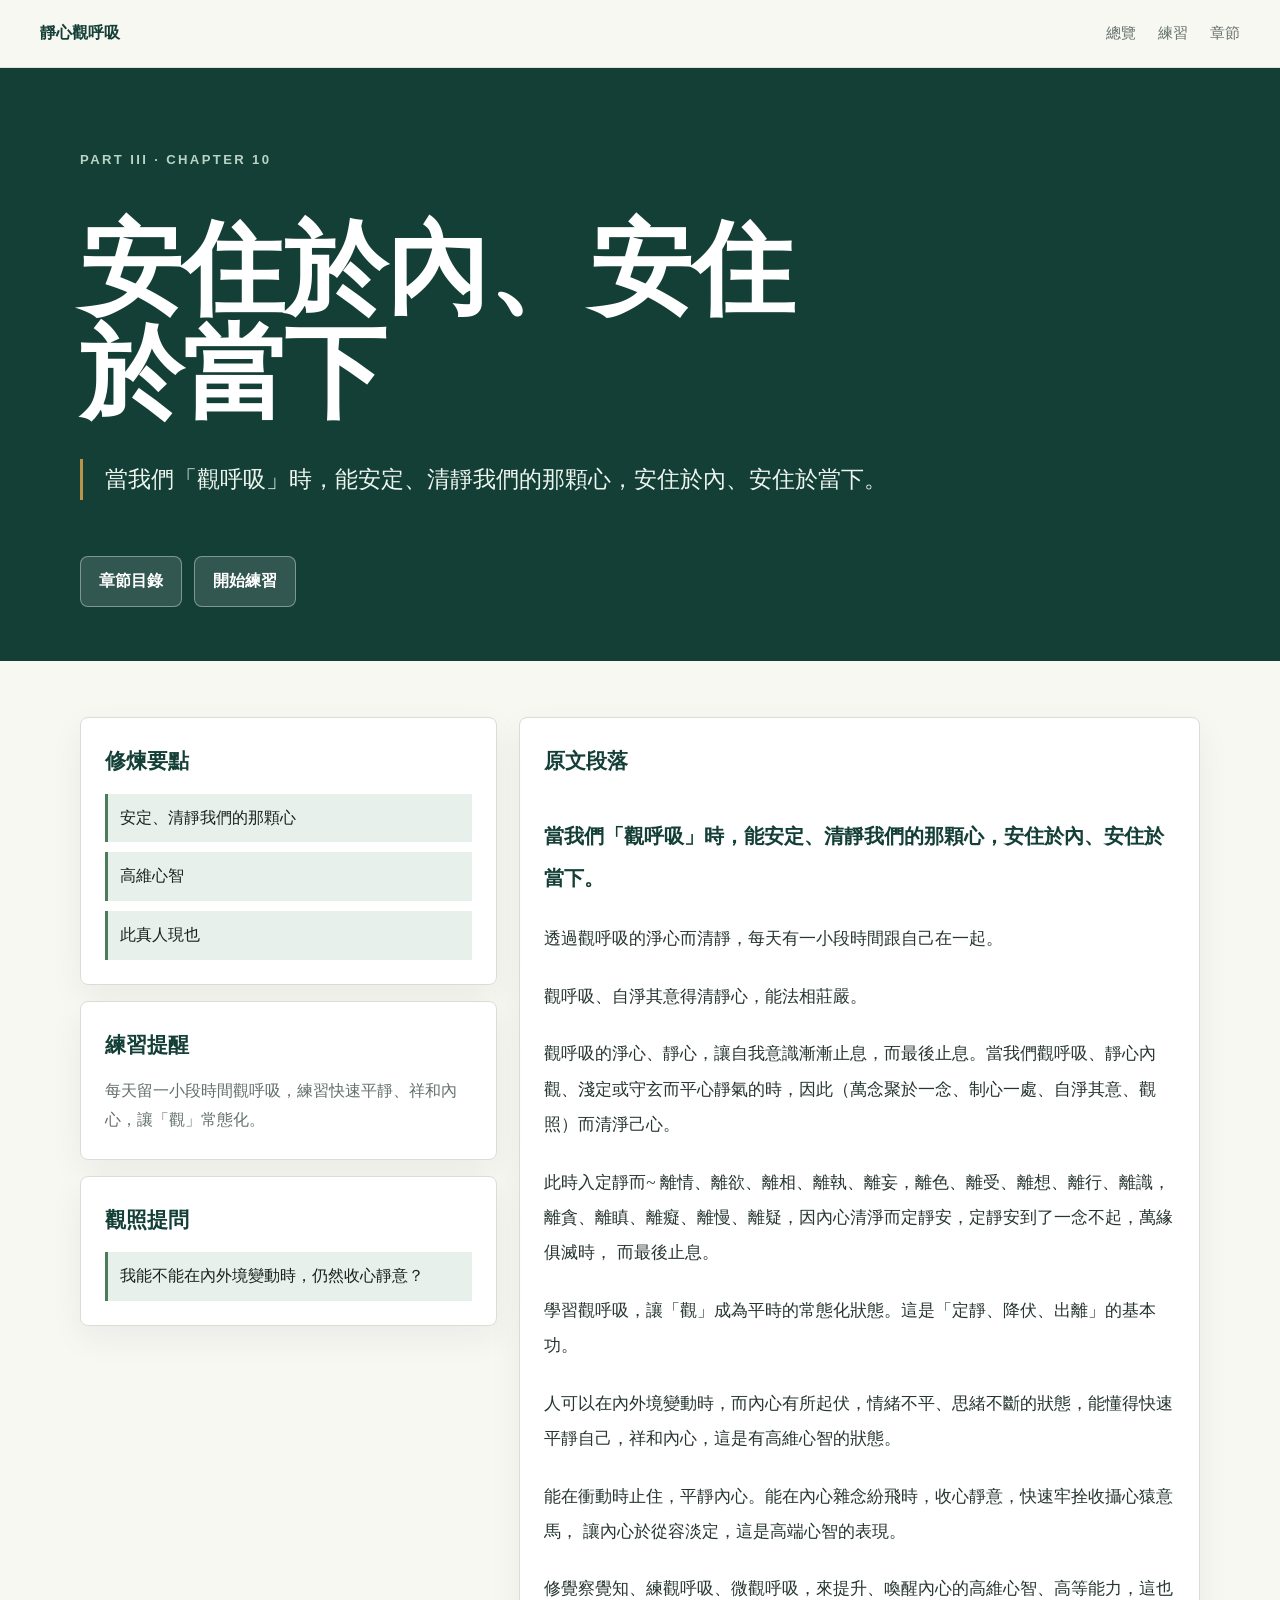
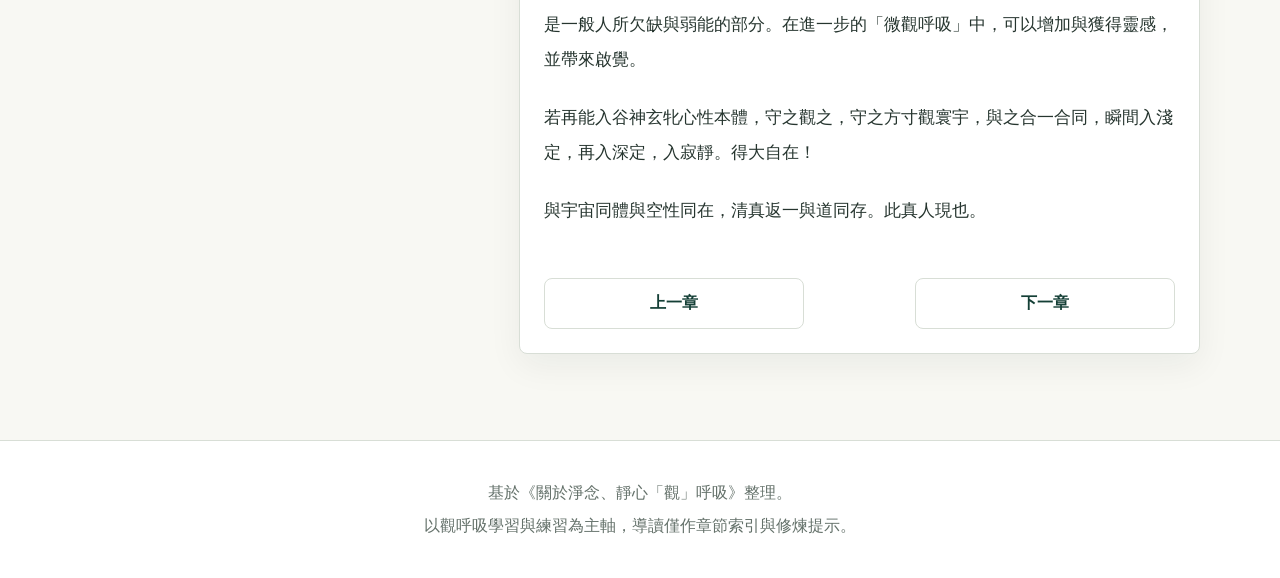
<file: chapters/ch10/index.html>
<!doctype html>
<html lang="zh-Hant">
  <head>
    <meta charset="utf-8">
    <meta name="viewport" content="width=device-width, initial-scale=1">
    <title>安住於內、安住於當下｜靜心觀呼吸</title>
    <meta name="description" content="當我們「觀呼吸」時，能安定、清靜我們的那顆心，安住於內、安住於當下。">
    <meta property="og:title" content="安住於內、安住於當下｜靜心觀呼吸">
    <meta property="og:description" content="當我們「觀呼吸」時，能安定、清靜我們的那顆心，安住於內、安住於當下。">
    <meta property="og:type" content="article">
    <meta property="og:url" content="https://haodao-culture.github.io/jingxin-guan-huxi/chapters/ch10/">
    <meta property="og:image" content="https://haodao-culture.github.io/jingxin-guan-huxi/assets/hero-breath-room.jpg">
    <link rel="canonical" href="https://haodao-culture.github.io/jingxin-guan-huxi/chapters/ch10/">
    <link rel="icon" href="../../assets/favicon.svg" type="image/svg+xml">
    <link rel="stylesheet" href="../../styles.css">
  </head>
  <body>
    <a class="skip-link" href="#main">跳到內容</a>
    <header class="site-header" id="top">
      <a class="brand" href="../../">靜心觀呼吸</a>
      <nav class="site-nav" aria-label="主要導覽">
        <a href="../../#overview">總覽</a>
        <a href="../../#/practice-mode">練習</a>
        <a href="../../#chapters">章節</a>
      </nav>
    </header>
    <main id="main" class="app-shell">
      <section class="chapter-hero">
        <div class="container">
          <p class="eyebrow">PART III · CHAPTER 10</p>
          <h1>安住於內、安住於當下</h1>
          <blockquote>當我們「觀呼吸」時，能安定、清靜我們的那顆心，安住於內、安住於當下。</blockquote>
          <div class="chapter-actions">
            <a class="button" href="../../#chapters">章節目錄</a>
            <a class="button" href="../../#/practice-mode">開始練習</a>
          </div>
        </div>
      </section>

      <section class="chapter-body">
        <div class="container reader-layout">
          <aside class="chapter-aside">
            <section class="quote-panel">
              <h3>修煉要點</h3>
              <ul class="takeaway-list">
                <li>安定、清靜我們的那顆心</li>
                <li>高維心智</li>
                <li>此真人現也</li>
              </ul>
            </section>
            <section class="question-panel">
              <h3>練習提醒</h3>
              <p>每天留一小段時間觀呼吸，練習快速平靜、祥和內心，讓「觀」常態化。</p>
            </section>
            <section class="question-panel">
              <h3>觀照提問</h3>
              <ul class="question-list">
                <li>我能不能在內外境變動時，仍然收心靜意？</li>
              </ul>
            </section>
          </aside>

          <article class="reader-block">
            <h3>原文段落</h3>
            <p class="source-paragraph">當我們「觀呼吸」時，能安定、清靜我們的那顆心，安住於內、安住於當下。</p>
            <p class="source-paragraph">透過觀呼吸的淨心而清靜，每天有一小段時間跟自己在一起。</p>
            <p class="source-paragraph">觀呼吸、自淨其意得清靜心，能法相莊嚴。</p>
            <p class="source-paragraph">觀呼吸的淨心、靜心，讓自我意識漸漸止息，而最後止息。當我們觀呼吸、靜心內觀、淺定或守玄而平心靜氣的時，因此（萬念聚於一念、制心一處、自淨其意、觀照）而清淨己心。</p>
            <p class="source-paragraph">此時入定靜而~ 離情、離欲、離相、離執、離妄，離色、離受、離想、離行、離識，離貪、離瞋、離癡、離慢、離疑，因內心清淨而定靜安，定靜安到了一念不起，萬緣俱滅時， 而最後止息。</p>
            <p class="source-paragraph">學習觀呼吸，讓「觀」成為平時的常態化狀態。這是「定靜、降伏、出離」的基本功。</p>
            <p class="source-paragraph">人可以在內外境變動時，而內心有所起伏，情緒不平、思緒不斷的狀態，能懂得快速平靜自己，祥和內心，這是有高維心智的狀態。</p>
            <p class="source-paragraph">能在衝動時止住，平靜內心。能在內心雜念紛飛時，收心靜意，快速牢拴收攝心猿意馬， 讓內心於從容淡定，這是高端心智的表現。</p>
            <p class="source-paragraph">修覺察覺知、練觀呼吸、微觀呼吸，來提升、喚醒內心的高維心智、高等能力，這也是一般人所欠缺與弱能的部分。在進一步的「微觀呼吸」中，可以增加與獲得靈感，並帶來啟覺。</p>
            <p class="source-paragraph">若再能入谷神玄牝心性本體，守之觀之，守之方寸觀寰宇，與之合一合同，瞬間入淺定，再入深定，入寂靜。得大自在！</p>
            <p class="source-paragraph">與宇宙同體與空性同在，清真返一與道同存。此真人現也。</p>
            <nav class="chapter-pager" aria-label="章節切換">
              <a class="button" href="../ch09/">上一章</a>
              <a class="button" href="../ch11/">下一章</a>
            </nav>
          </article>
        </div>
      </section>
    </main>
    <footer class="site-footer">
      <p>基於《關於淨念、靜心「觀」呼吸》整理。</p>
      <p>以觀呼吸學習與練習為主軸，導讀僅作章節索引與修煉提示。</p>
    </footer>
  </body>
</html>
</file>
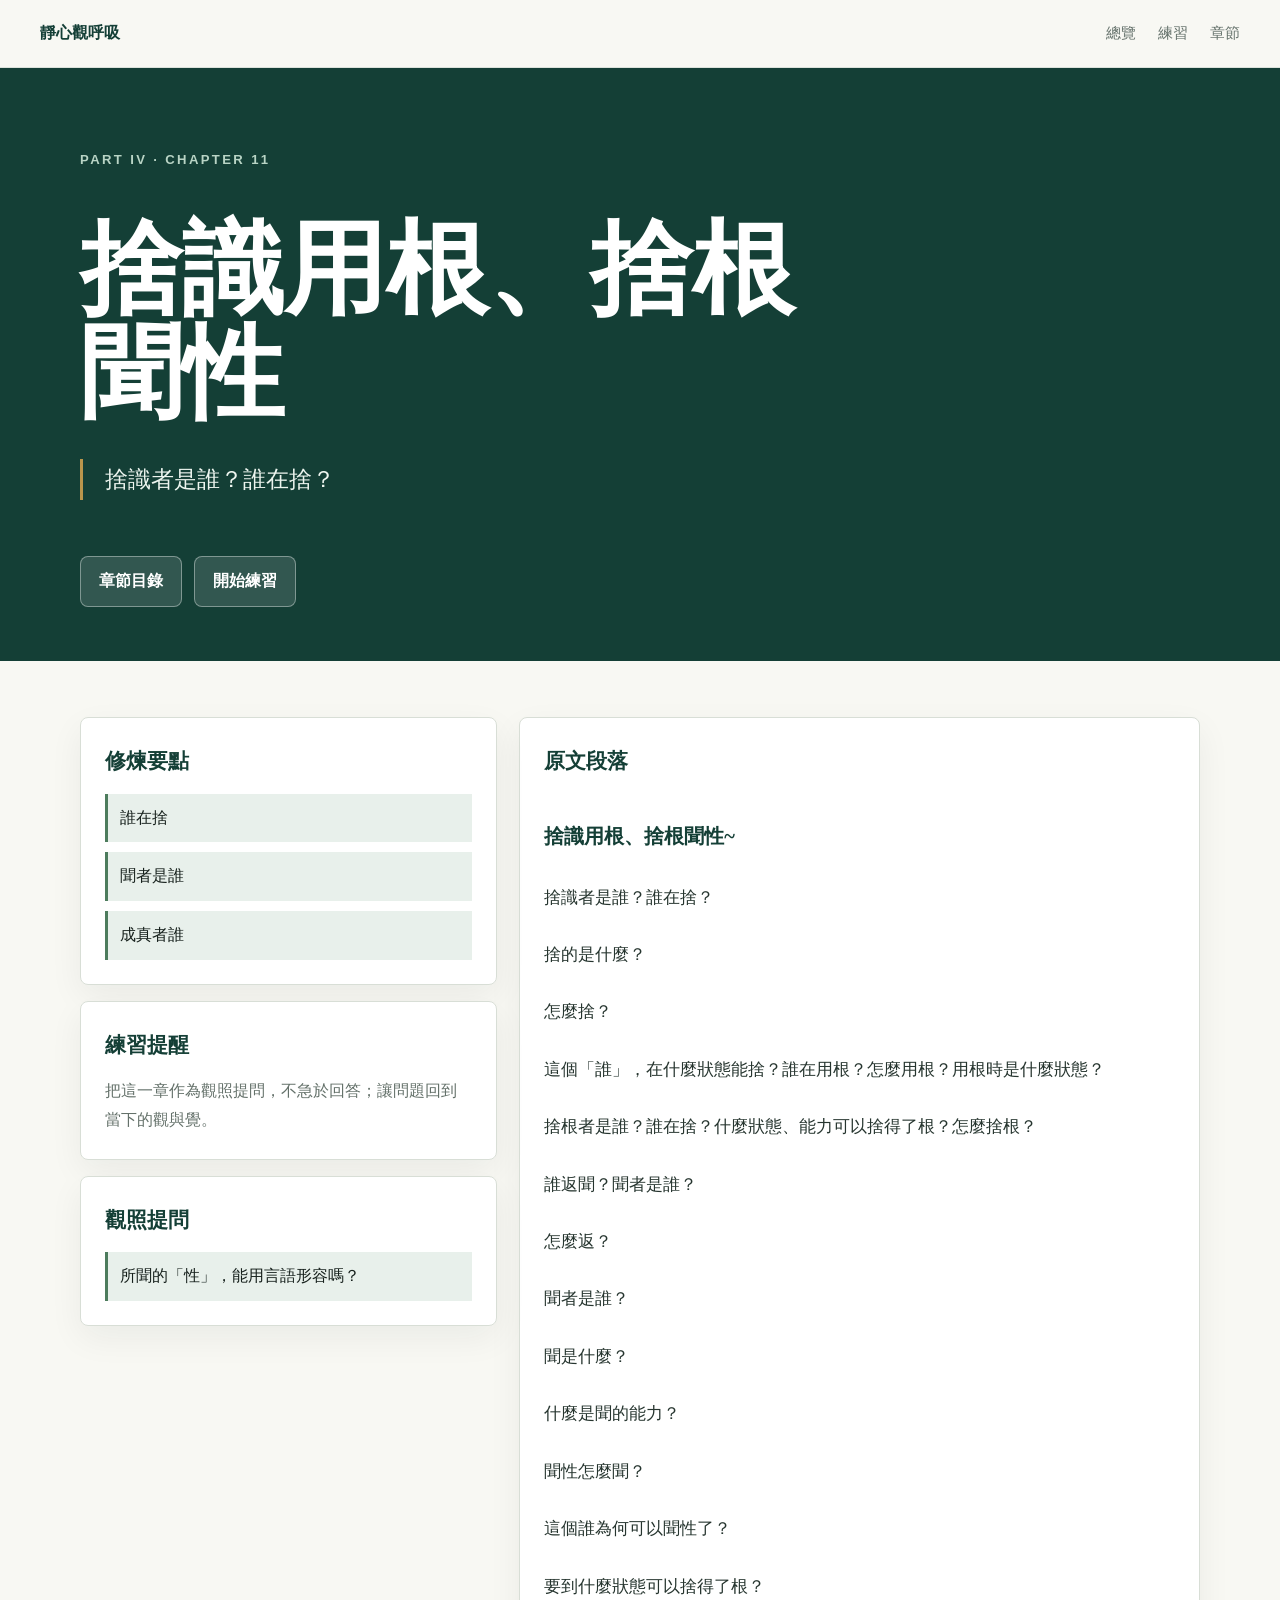
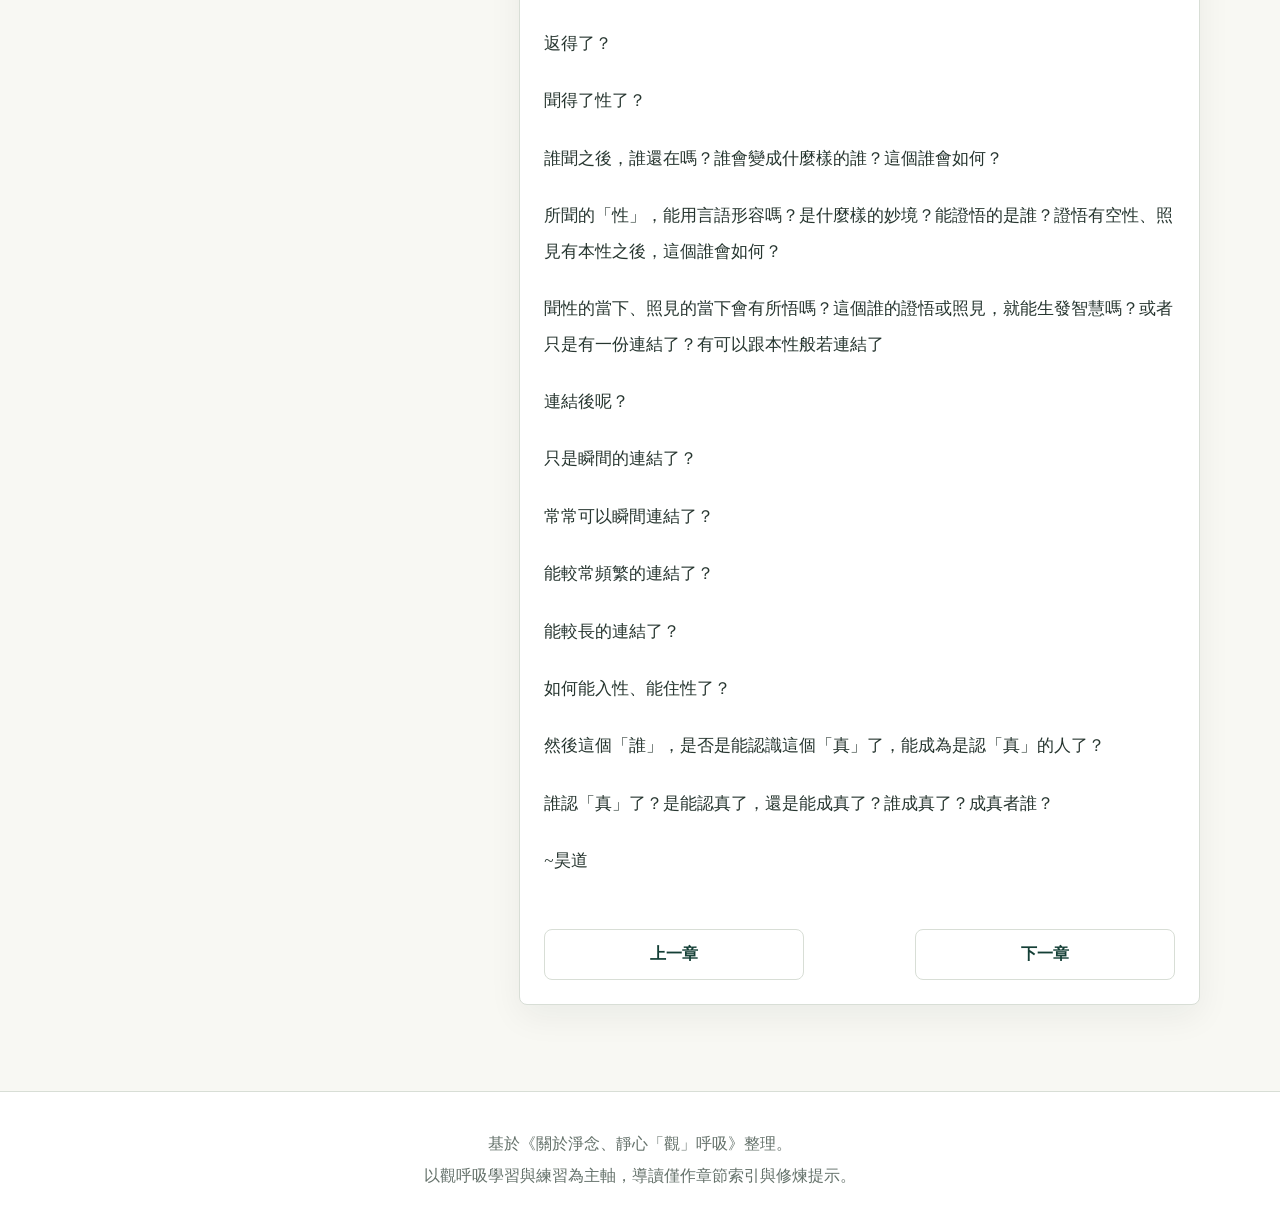
<file: chapters/ch11/index.html>
<!doctype html>
<html lang="zh-Hant">
  <head>
    <meta charset="utf-8">
    <meta name="viewport" content="width=device-width, initial-scale=1">
    <title>捨識用根、捨根聞性｜靜心觀呼吸</title>
    <meta name="description" content="捨識者是誰？誰在捨？">
    <meta property="og:title" content="捨識用根、捨根聞性｜靜心觀呼吸">
    <meta property="og:description" content="捨識者是誰？誰在捨？">
    <meta property="og:type" content="article">
    <meta property="og:url" content="https://haodao-culture.github.io/jingxin-guan-huxi/chapters/ch11/">
    <meta property="og:image" content="https://haodao-culture.github.io/jingxin-guan-huxi/assets/hero-breath-room.jpg">
    <link rel="canonical" href="https://haodao-culture.github.io/jingxin-guan-huxi/chapters/ch11/">
    <link rel="icon" href="../../assets/favicon.svg" type="image/svg+xml">
    <link rel="stylesheet" href="../../styles.css">
  </head>
  <body>
    <a class="skip-link" href="#main">跳到內容</a>
    <header class="site-header" id="top">
      <a class="brand" href="../../">靜心觀呼吸</a>
      <nav class="site-nav" aria-label="主要導覽">
        <a href="../../#overview">總覽</a>
        <a href="../../#/practice-mode">練習</a>
        <a href="../../#chapters">章節</a>
      </nav>
    </header>
    <main id="main" class="app-shell">
      <section class="chapter-hero">
        <div class="container">
          <p class="eyebrow">PART IV · CHAPTER 11</p>
          <h1>捨識用根、捨根聞性</h1>
          <blockquote>捨識者是誰？誰在捨？</blockquote>
          <div class="chapter-actions">
            <a class="button" href="../../#chapters">章節目錄</a>
            <a class="button" href="../../#/practice-mode">開始練習</a>
          </div>
        </div>
      </section>

      <section class="chapter-body">
        <div class="container reader-layout">
          <aside class="chapter-aside">
            <section class="quote-panel">
              <h3>修煉要點</h3>
              <ul class="takeaway-list">
                <li>誰在捨</li>
                <li>聞者是誰</li>
                <li>成真者誰</li>
              </ul>
            </section>
            <section class="question-panel">
              <h3>練習提醒</h3>
              <p>把這一章作為觀照提問，不急於回答；讓問題回到當下的觀與覺。</p>
            </section>
            <section class="question-panel">
              <h3>觀照提問</h3>
              <ul class="question-list">
                <li>所聞的「性」，能用言語形容嗎？</li>
              </ul>
            </section>
          </aside>

          <article class="reader-block">
            <h3>原文段落</h3>
            <p class="source-paragraph">捨識用根、捨根聞性~</p>
            <p class="source-paragraph">捨識者是誰？誰在捨？</p>
            <p class="source-paragraph">捨的是什麼？</p>
            <p class="source-paragraph">怎麼捨？</p>
            <p class="source-paragraph">這個「誰」，在什麼狀態能捨？誰在用根？怎麼用根？用根時是什麼狀態？</p>
            <p class="source-paragraph">捨根者是誰？誰在捨？什麼狀態、能力可以捨得了根？怎麼捨根？</p>
            <p class="source-paragraph">誰返聞？聞者是誰？</p>
            <p class="source-paragraph">怎麼返？</p>
            <p class="source-paragraph">聞者是誰？</p>
            <p class="source-paragraph">聞是什麼？</p>
            <p class="source-paragraph">什麼是聞的能力？</p>
            <p class="source-paragraph">聞性怎麼聞？</p>
            <p class="source-paragraph">這個誰為何可以聞性了？</p>
            <p class="source-paragraph">要到什麼狀態可以捨得了根？</p>
            <p class="source-paragraph">返得了？</p>
            <p class="source-paragraph">聞得了性了？</p>
            <p class="source-paragraph">誰聞之後，誰還在嗎？誰會變成什麼樣的誰？這個誰會如何？</p>
            <p class="source-paragraph">所聞的「性」，能用言語形容嗎？是什麼樣的妙境？能證悟的是誰？證悟有空性、照見有本性之後，這個誰會如何？</p>
            <p class="source-paragraph">聞性的當下、照見的當下會有所悟嗎？這個誰的證悟或照見，就能生發智慧嗎？或者只是有一份連結了？有可以跟本性般若連結了</p>
            <p class="source-paragraph">連結後呢？</p>
            <p class="source-paragraph">只是瞬間的連結了？</p>
            <p class="source-paragraph">常常可以瞬間連結了？</p>
            <p class="source-paragraph">能較常頻繁的連結了？</p>
            <p class="source-paragraph">能較長的連結了？</p>
            <p class="source-paragraph">如何能入性、能住性了？</p>
            <p class="source-paragraph">然後這個「誰」，是否是能認識這個「真」了，能成為是認「真」的人了？</p>
            <p class="source-paragraph">誰認「真」了？是能認真了，還是能成真了？誰成真了？成真者誰？</p>
            <p class="source-paragraph">~昊道</p>
            <nav class="chapter-pager" aria-label="章節切換">
              <a class="button" href="../ch10/">上一章</a>
              <a class="button" href="../ch12/">下一章</a>
            </nav>
          </article>
        </div>
      </section>
    </main>
    <footer class="site-footer">
      <p>基於《關於淨念、靜心「觀」呼吸》整理。</p>
      <p>以觀呼吸學習與練習為主軸，導讀僅作章節索引與修煉提示。</p>
    </footer>
  </body>
</html>
</file>
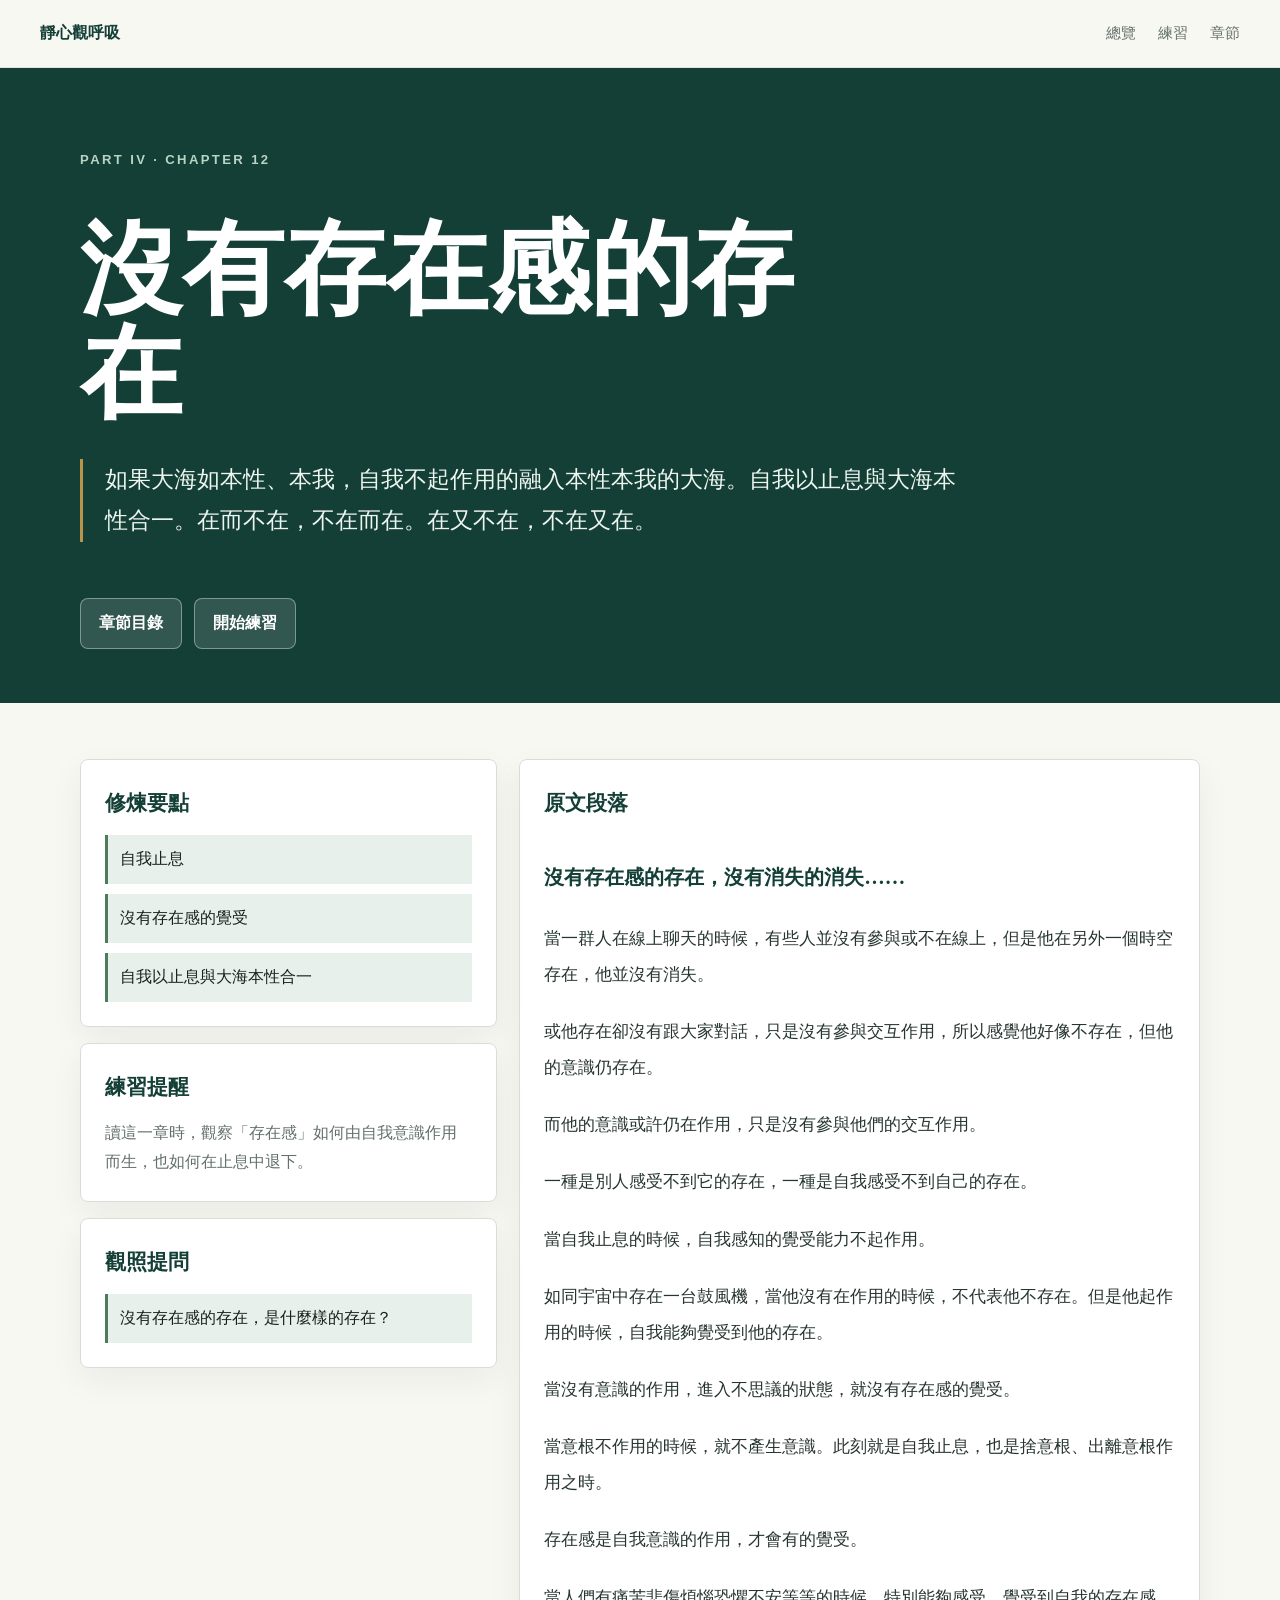
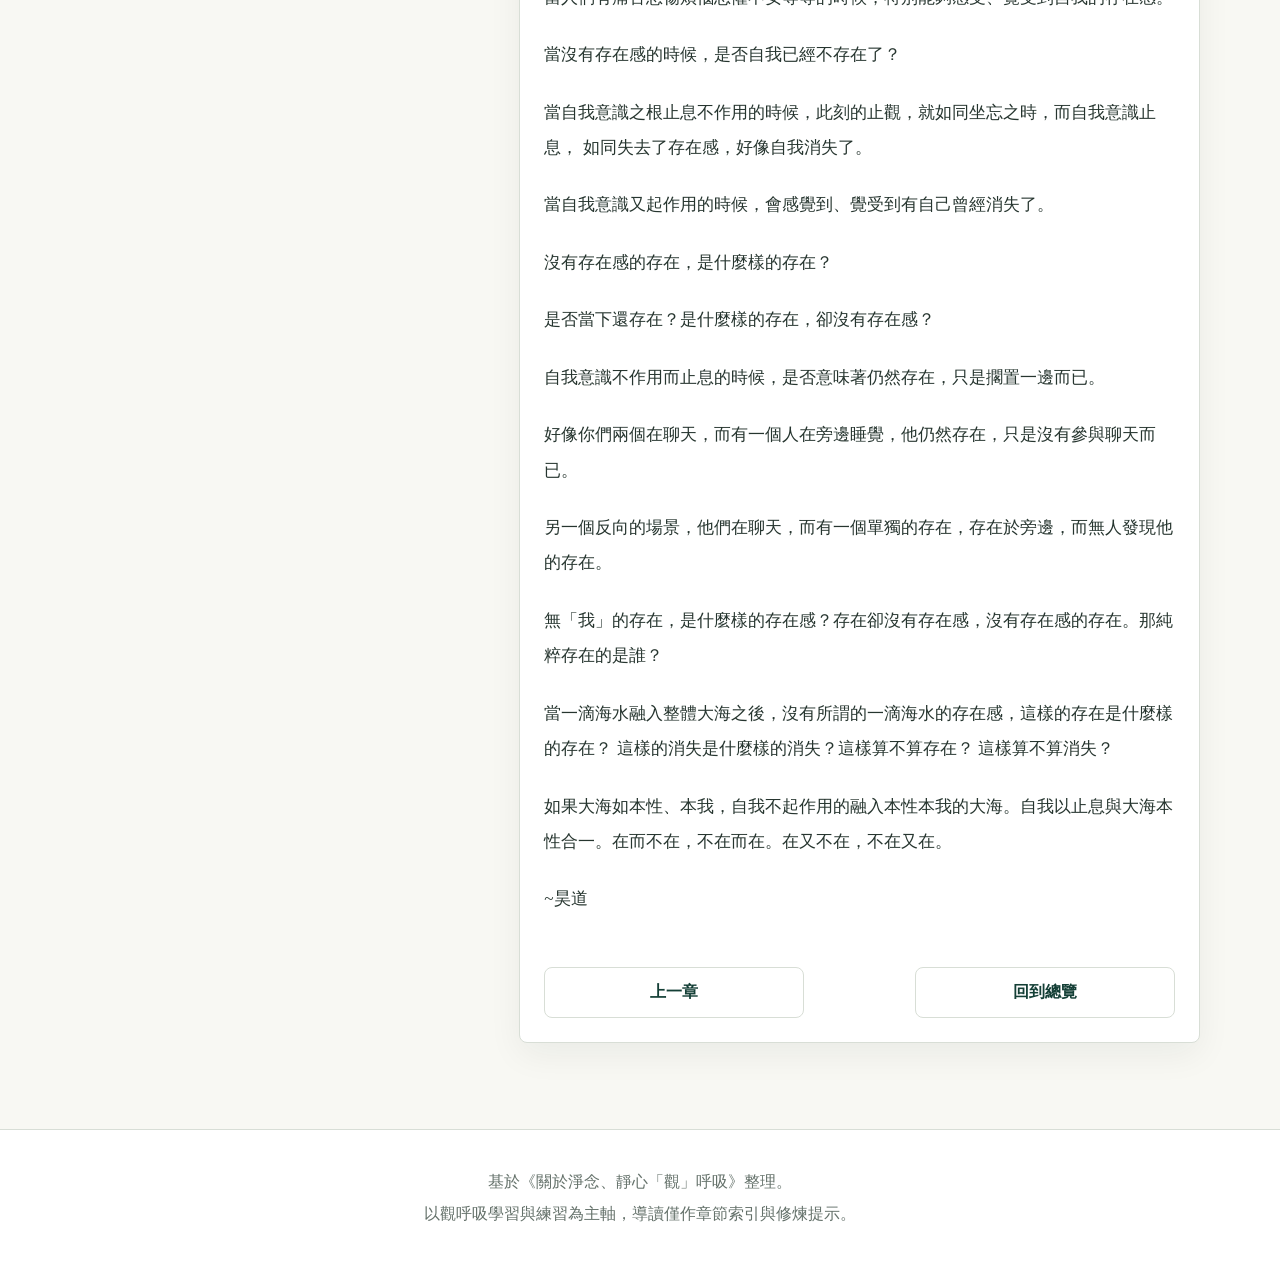
<file: chapters/ch12/index.html>
<!doctype html>
<html lang="zh-Hant">
  <head>
    <meta charset="utf-8">
    <meta name="viewport" content="width=device-width, initial-scale=1">
    <title>沒有存在感的存在｜靜心觀呼吸</title>
    <meta name="description" content="如果大海如本性、本我，自我不起作用的融入本性本我的大海。自我以止息與大海本性合一。在而不在，不在而在。在又不在，不在又在。">
    <meta property="og:title" content="沒有存在感的存在｜靜心觀呼吸">
    <meta property="og:description" content="如果大海如本性、本我，自我不起作用的融入本性本我的大海。自我以止息與大海本性合一。在而不在，不在而在。在又不在，不在又在。">
    <meta property="og:type" content="article">
    <meta property="og:url" content="https://haodao-culture.github.io/jingxin-guan-huxi/chapters/ch12/">
    <meta property="og:image" content="https://haodao-culture.github.io/jingxin-guan-huxi/assets/hero-breath-room.jpg">
    <link rel="canonical" href="https://haodao-culture.github.io/jingxin-guan-huxi/chapters/ch12/">
    <link rel="icon" href="../../assets/favicon.svg" type="image/svg+xml">
    <link rel="stylesheet" href="../../styles.css">
  </head>
  <body>
    <a class="skip-link" href="#main">跳到內容</a>
    <header class="site-header" id="top">
      <a class="brand" href="../../">靜心觀呼吸</a>
      <nav class="site-nav" aria-label="主要導覽">
        <a href="../../#overview">總覽</a>
        <a href="../../#/practice-mode">練習</a>
        <a href="../../#chapters">章節</a>
      </nav>
    </header>
    <main id="main" class="app-shell">
      <section class="chapter-hero">
        <div class="container">
          <p class="eyebrow">PART IV · CHAPTER 12</p>
          <h1>沒有存在感的存在</h1>
          <blockquote>如果大海如本性、本我，自我不起作用的融入本性本我的大海。自我以止息與大海本性合一。在而不在，不在而在。在又不在，不在又在。</blockquote>
          <div class="chapter-actions">
            <a class="button" href="../../#chapters">章節目錄</a>
            <a class="button" href="../../#/practice-mode">開始練習</a>
          </div>
        </div>
      </section>

      <section class="chapter-body">
        <div class="container reader-layout">
          <aside class="chapter-aside">
            <section class="quote-panel">
              <h3>修煉要點</h3>
              <ul class="takeaway-list">
                <li>自我止息</li>
                <li>沒有存在感的覺受</li>
                <li>自我以止息與大海本性合一</li>
              </ul>
            </section>
            <section class="question-panel">
              <h3>練習提醒</h3>
              <p>讀這一章時，觀察「存在感」如何由自我意識作用而生，也如何在止息中退下。</p>
            </section>
            <section class="question-panel">
              <h3>觀照提問</h3>
              <ul class="question-list">
                <li>沒有存在感的存在，是什麼樣的存在？</li>
              </ul>
            </section>
          </aside>

          <article class="reader-block">
            <h3>原文段落</h3>
            <p class="source-paragraph">沒有存在感的存在，沒有消失的消失……</p>
            <p class="source-paragraph">當一群人在線上聊天的時候，有些人並沒有參與或不在線上，但是他在另外一個時空存在，他並沒有消失。</p>
            <p class="source-paragraph">或他存在卻沒有跟大家對話，只是沒有參與交互作用，所以感覺他好像不存在，但他的意識仍存在。</p>
            <p class="source-paragraph">而他的意識或許仍在作用，只是沒有參與他們的交互作用。</p>
            <p class="source-paragraph">一種是別人感受不到它的存在，一種是自我感受不到自己的存在。</p>
            <p class="source-paragraph">當自我止息的時候，自我感知的覺受能力不起作用。</p>
            <p class="source-paragraph">如同宇宙中存在一台鼓風機，當他沒有在作用的時候，不代表他不存在。但是他起作用的時候，自我能夠覺受到他的存在。</p>
            <p class="source-paragraph">當沒有意識的作用，進入不思議的狀態，就沒有存在感的覺受。</p>
            <p class="source-paragraph">當意根不作用的時候，就不產生意識。此刻就是自我止息，也是捨意根、出離意根作用之時。</p>
            <p class="source-paragraph">存在感是自我意識的作用，才會有的覺受。</p>
            <p class="source-paragraph">當人們有痛苦悲傷煩惱恐懼不安等等的時候，特別能夠感受、覺受到自我的存在感。</p>
            <p class="source-paragraph">當沒有存在感的時候，是否自我已經不存在了？</p>
            <p class="source-paragraph">當自我意識之根止息不作用的時候，此刻的止觀，就如同坐忘之時，而自我意識止息， 如同失去了存在感，好像自我消失了。</p>
            <p class="source-paragraph">當自我意識又起作用的時候，會感覺到、覺受到有自己曾經消失了。</p>
            <p class="source-paragraph">沒有存在感的存在，是什麼樣的存在？</p>
            <p class="source-paragraph">是否當下還存在？是什麼樣的存在，卻沒有存在感？</p>
            <p class="source-paragraph">自我意識不作用而止息的時候，是否意味著仍然存在，只是擱置一邊而已。</p>
            <p class="source-paragraph">好像你們兩個在聊天，而有一個人在旁邊睡覺，他仍然存在，只是沒有參與聊天而已。</p>
            <p class="source-paragraph">另一個反向的場景，他們在聊天，而有一個單獨的存在，存在於旁邊，而無人發現他的存在。</p>
            <p class="source-paragraph">無「我」的存在，是什麼樣的存在感？存在卻沒有存在感，沒有存在感的存在。那純粹存在的是誰？</p>
            <p class="source-paragraph">當一滴海水融入整體大海之後，沒有所謂的一滴海水的存在感，這樣的存在是什麼樣的存在？ 這樣的消失是什麼樣的消失？這樣算不算存在？ 這樣算不算消失？</p>
            <p class="source-paragraph">如果大海如本性、本我，自我不起作用的融入本性本我的大海。自我以止息與大海本性合一。在而不在，不在而在。在又不在，不在又在。</p>
            <p class="source-paragraph">~昊道</p>
            <nav class="chapter-pager" aria-label="章節切換">
              <a class="button" href="../ch11/">上一章</a>
              <a class="button" href="../../#chapters">回到總覽</a>
            </nav>
          </article>
        </div>
      </section>
    </main>
    <footer class="site-footer">
      <p>基於《關於淨念、靜心「觀」呼吸》整理。</p>
      <p>以觀呼吸學習與練習為主軸，導讀僅作章節索引與修煉提示。</p>
    </footer>
  </body>
</html>
</file>
<file: styles.css>
:root {
  --paper: #f8f8f3;
  --surface: #ffffff;
  --ink: #17211d;
  --muted: #64716a;
  --line: #d8ded6;
  --deep: #143f36;
  --leaf: #4d7c5d;
  --clay: #9c5f3f;
  --gold: #b9954c;
  --mist: #e8f0eb;
  --shadow: 0 22px 60px rgba(20, 63, 54, 0.13);
  --radius: 8px;
  font-family: "Noto Serif TC", "Songti TC", "PingFang TC", "Microsoft JhengHei", serif;
}

* {
  box-sizing: border-box;
}

html {
  scroll-behavior: smooth;
}

body {
  margin: 0;
  color: var(--ink);
  background: var(--paper);
  line-height: 1.8;
}

a {
  color: inherit;
  text-decoration: none;
}

button,
input,
textarea {
  font: inherit;
}

.skip-link {
  position: fixed;
  left: 16px;
  top: 12px;
  z-index: 20;
  padding: 8px 12px;
  background: var(--ink);
  color: #fff;
  transform: translateY(-150%);
}

.skip-link:focus {
  transform: translateY(0);
}

.sr-only {
  position: absolute;
  width: 1px;
  height: 1px;
  padding: 0;
  margin: -1px;
  overflow: hidden;
  clip: rect(0, 0, 0, 0);
  white-space: nowrap;
  border: 0;
}

.site-header {
  position: sticky;
  top: 0;
  z-index: 10;
  display: flex;
  align-items: center;
  justify-content: space-between;
  gap: 24px;
  min-height: 68px;
  padding: 0 40px;
  background: rgba(248, 248, 243, 0.9);
  border-bottom: 1px solid rgba(216, 222, 214, 0.85);
  backdrop-filter: blur(18px);
}

.brand {
  font-weight: 700;
  letter-spacing: 0;
  color: var(--deep);
  white-space: nowrap;
}

.site-nav {
  display: flex;
  align-items: center;
  gap: 22px;
  color: var(--muted);
  font-size: 0.95rem;
}

.site-nav a {
  padding: 8px 0;
  border-bottom: 2px solid transparent;
}

.site-nav a:hover,
.site-nav a:focus-visible {
  color: var(--deep);
  border-color: var(--gold);
}

.app-shell {
  min-height: 70vh;
}

.hero {
  position: relative;
  min-height: calc(78svh - 68px);
  display: grid;
  align-items: center;
  overflow: hidden;
  color: #fff;
  isolation: isolate;
}

.hero::before {
  content: "";
  position: absolute;
  inset: 0;
  z-index: -2;
  background: url("assets/hero-breath-room.jpg") center / cover no-repeat;
}

.hero::after {
  content: "";
  position: absolute;
  inset: 0;
  z-index: -1;
  background: linear-gradient(90deg, rgba(12, 24, 20, 0.72) 0%, rgba(12, 24, 20, 0.45) 43%, rgba(12, 24, 20, 0.12) 100%);
}

.hero-inner {
  width: min(1120px, calc(100% - 40px));
  margin: 0 auto;
  padding: 68px 0 76px;
}

.eyebrow {
  margin: 0 0 18px;
  color: #dce9df;
  font-family: "PingFang TC", "Microsoft JhengHei", sans-serif;
  font-size: 0.82rem;
  font-weight: 700;
  letter-spacing: 0.18em;
  text-transform: uppercase;
}

.hero h1,
.chapter-hero h1 {
  max-width: 760px;
  margin: 0;
  font-size: clamp(3rem, 8vw, 6.8rem);
  line-height: 1.02;
  letter-spacing: 0;
}

.hero-copy {
  max-width: 720px;
  margin: 24px 0 0;
  color: #eef5ef;
  font-size: clamp(1.08rem, 2vw, 1.42rem);
}

.hero-actions,
.download-actions,
.chapter-actions,
.timer-actions {
  display: flex;
  flex-wrap: wrap;
  gap: 12px;
  margin-top: 28px;
}

.button {
  display: inline-flex;
  align-items: center;
  justify-content: center;
  min-height: 46px;
  padding: 10px 18px;
  border: 1px solid rgba(255, 255, 255, 0.38);
  border-radius: var(--radius);
  color: #fff;
  background: rgba(255, 255, 255, 0.13);
  font-family: "PingFang TC", "Microsoft JhengHei", sans-serif;
  font-weight: 700;
  cursor: pointer;
}

.button:hover,
.button:focus-visible {
  transform: translateY(-1px);
  background: rgba(255, 255, 255, 0.22);
}

.button.primary {
  border-color: var(--deep);
  background: var(--deep);
  color: #fff;
}

.button.secondary {
  border-color: var(--line);
  color: var(--deep);
  background: var(--surface);
}

.section {
  padding: 88px 0;
}

.section.tint {
  background: var(--mist);
}

.container {
  width: min(1120px, calc(100% - 40px));
  margin: 0 auto;
}

.section-header {
  display: grid;
  grid-template-columns: minmax(0, 0.9fr) minmax(260px, 1.1fr);
  gap: 44px;
  align-items: end;
  margin-bottom: 36px;
}

.section-header h2,
.chapter-section h2 {
  margin: 0;
  color: var(--deep);
  font-size: clamp(2rem, 4vw, 3.4rem);
  line-height: 1.13;
  letter-spacing: 0;
}

.section-header p {
  margin: 0;
  color: var(--muted);
  font-size: 1.06rem;
}

.section-copy {
  display: grid;
  justify-items: start;
  gap: 16px;
}

.stats-grid {
  display: grid;
  grid-template-columns: repeat(4, minmax(0, 1fr));
  gap: 14px;
}

.stat-card,
.info-card,
.chapter-card,
.practice-panel,
.quote-panel,
.reader-block,
.question-panel {
  border: 1px solid var(--line);
  border-radius: var(--radius);
  background: var(--surface);
  box-shadow: 0 12px 34px rgba(23, 33, 29, 0.06);
}

.stat-card {
  min-height: 132px;
  padding: 22px;
}

.stat-card strong {
  display: block;
  color: var(--deep);
  font-family: "PingFang TC", "Microsoft JhengHei", sans-serif;
  font-size: clamp(2.2rem, 4vw, 4rem);
  line-height: 1;
}

.stat-card span {
  display: block;
  margin-top: 12px;
  color: var(--muted);
}

.info-grid {
  display: grid;
  grid-template-columns: minmax(0, 1fr) minmax(0, 1fr);
  gap: 18px;
}

.info-card,
.practice-panel {
  padding: 28px;
}

.info-card h3,
.practice-panel h3,
.quote-panel h3,
.reader-block h3,
.question-panel h3 {
  margin: 0 0 14px;
  color: var(--deep);
  font-size: 1.3rem;
}

.info-card p,
.practice-panel p,
.quote-panel p,
.question-panel p {
  margin: 0;
  color: var(--muted);
}

.practice-layout {
  display: grid;
  grid-template-columns: minmax(0, 0.95fr) minmax(280px, 1.05fr);
  gap: 22px;
  align-items: stretch;
}

.timer-panel {
  position: relative;
  display: grid;
  align-content: center;
  justify-items: center;
  min-height: 360px;
  padding: 28px;
  border-radius: var(--radius);
  background: var(--deep);
  color: #fff;
  overflow: hidden;
}

.timer-ring {
  width: min(240px, 60vw);
  aspect-ratio: 1;
  display: grid;
  place-items: center;
  border: 1px solid rgba(255, 255, 255, 0.25);
  border-radius: 50%;
  background: conic-gradient(var(--gold) var(--progress, 0%), rgba(255, 255, 255, 0.16) 0);
}

.timer-core {
  width: 78%;
  aspect-ratio: 1;
  display: grid;
  place-items: center;
  border-radius: 50%;
  background: #16362f;
  text-align: center;
}

.timer-time {
  display: block;
  font-family: "PingFang TC", "Microsoft JhengHei", sans-serif;
  font-size: clamp(2.7rem, 6vw, 4.8rem);
  line-height: 1;
}

.timer-label {
  display: block;
  margin-top: 10px;
  color: #d5e8dc;
  font-size: 0.95rem;
}

.timer-actions {
  justify-content: center;
}

.timer-actions .button {
  min-width: 90px;
}

.custom-timer {
  display: flex;
  flex-wrap: wrap;
  align-items: center;
  justify-content: center;
  gap: 10px;
  margin-top: 18px;
  color: #d5e8dc;
  font-family: "PingFang TC", "Microsoft JhengHei", sans-serif;
}

.custom-timer input {
  width: 96px;
  min-height: 44px;
  padding: 0 12px;
  border: 1px solid rgba(255, 255, 255, 0.28);
  border-radius: var(--radius);
  color: #fff;
  background: rgba(255, 255, 255, 0.08);
  outline: none;
}

.custom-timer input:focus {
  border-color: var(--gold);
  box-shadow: 0 0 0 4px rgba(185, 149, 76, 0.18);
}

.search-row {
  display: flex;
  align-items: center;
  gap: 14px;
  margin-bottom: 28px;
}

.search-row input {
  width: 100%;
  min-height: 50px;
  padding: 0 16px;
  border: 1px solid var(--line);
  border-radius: var(--radius);
  background: #fff;
  color: var(--ink);
  outline: none;
}

.search-row input:focus {
  border-color: var(--leaf);
  box-shadow: 0 0 0 4px rgba(77, 124, 93, 0.14);
}

.chapter-list {
  display: grid;
  gap: 28px;
}

.part-block h3 {
  margin: 0 0 14px;
  color: var(--clay);
  font-family: "PingFang TC", "Microsoft JhengHei", sans-serif;
  font-size: 0.9rem;
  letter-spacing: 0.12em;
}

.chapter-grid {
  display: grid;
  grid-template-columns: repeat(3, minmax(0, 1fr));
  gap: 16px;
}

.chapter-card {
  display: grid;
  min-height: 212px;
  padding: 22px;
  transition: transform 160ms ease, border-color 160ms ease, box-shadow 160ms ease;
}

.chapter-card:hover,
.chapter-card:focus-visible {
  transform: translateY(-3px);
  border-color: rgba(77, 124, 93, 0.7);
  box-shadow: var(--shadow);
}

.chapter-number {
  color: var(--clay);
  font-family: "PingFang TC", "Microsoft JhengHei", sans-serif;
  font-size: 0.78rem;
  font-weight: 700;
  letter-spacing: 0.14em;
}

.chapter-card h4 {
  margin: 12px 0 10px;
  color: var(--deep);
  font-size: 1.32rem;
  line-height: 1.32;
}

.chapter-card p {
  margin: 0;
  color: var(--muted);
  font-size: 0.98rem;
}

.chapter-hero {
  padding: 80px 0 54px;
  color: #fff;
  background: var(--deep);
}

.chapter-hero .container {
  display: grid;
  gap: 28px;
}

.chapter-hero .eyebrow {
  color: #b9d4c5;
}

.chapter-hero blockquote {
  max-width: 880px;
  margin: 4px 0 0;
  padding-left: 22px;
  border-left: 3px solid var(--gold);
  color: #edf5ef;
  font-size: clamp(1.08rem, 2.4vw, 1.45rem);
}

.chapter-body {
  padding: 56px 0 86px;
}

.practice-mode-hero {
  background:
    linear-gradient(90deg, rgba(20, 63, 54, 0.96), rgba(20, 63, 54, 0.82)),
    url("assets/hero-breath-room.jpg") center / cover no-repeat;
}

.practice-mode-layout {
  display: grid;
  grid-template-columns: minmax(300px, 0.96fr) minmax(320px, 1.04fr);
  gap: 22px;
  align-items: stretch;
}

.practice-focus {
  min-height: 520px;
}

.practice-focus .timer-ring {
  width: min(320px, 70vw);
}

.practice-record-card {
  display: grid;
  align-content: start;
  gap: 18px;
  padding: 30px;
  border: 1px solid var(--line);
  border-radius: var(--radius);
  background: var(--surface);
  box-shadow: var(--shadow);
}

.practice-record-card h2 {
  margin: 0;
  color: var(--deep);
  font-size: clamp(1.8rem, 3vw, 2.8rem);
  line-height: 1.15;
}

.practice-record-card p {
  margin: 0;
  color: var(--muted);
}

.record-stats {
  display: grid;
  grid-template-columns: repeat(3, minmax(0, 1fr));
  gap: 10px;
}

.record-stats div {
  min-height: 102px;
  padding: 16px;
  border: 1px solid var(--line);
  border-radius: var(--radius);
  background: var(--mist);
}

.record-stats strong {
  display: block;
  color: var(--deep);
  font-family: "PingFang TC", "Microsoft JhengHei", sans-serif;
  font-size: 2.2rem;
  line-height: 1;
}

.record-stats span {
  display: block;
  margin-top: 8px;
  color: var(--muted);
  font-size: 0.92rem;
}

.note-label {
  color: var(--deep);
  font-family: "PingFang TC", "Microsoft JhengHei", sans-serif;
  font-weight: 700;
}

.minute-input {
  width: min(180px, 100%);
  min-height: 46px;
  padding: 0 14px;
  border: 1px solid var(--line);
  border-radius: var(--radius);
  color: var(--ink);
  background: #fff;
  outline: none;
}

.minute-input:focus {
  border-color: var(--leaf);
  box-shadow: 0 0 0 4px rgba(77, 124, 93, 0.14);
}

.choice-group {
  display: grid;
  gap: 10px;
  margin: 0;
  padding: 0;
  border: 0;
}

.choice-group legend {
  padding: 0;
  color: var(--deep);
  font-family: "PingFang TC", "Microsoft JhengHei", sans-serif;
  font-weight: 700;
}

.choice-row {
  display: flex;
  flex-wrap: wrap;
  gap: 8px;
}

.choice-pill input {
  position: absolute;
  opacity: 0;
  pointer-events: none;
}

.choice-pill span {
  display: inline-flex;
  align-items: center;
  min-height: 38px;
  padding: 7px 13px;
  border: 1px solid var(--line);
  border-radius: 999px;
  color: var(--muted);
  background: #fff;
  font-family: "PingFang TC", "Microsoft JhengHei", sans-serif;
  cursor: pointer;
}

.choice-pill input:checked + span {
  border-color: rgba(77, 124, 93, 0.42);
  color: #fff;
  background: var(--deep);
}

.choice-pill input:focus-visible + span {
  box-shadow: 0 0 0 4px rgba(77, 124, 93, 0.16);
}

.practice-record-card textarea {
  width: 100%;
  min-height: 150px;
  resize: vertical;
  padding: 14px 16px;
  border: 1px solid var(--line);
  border-radius: var(--radius);
  color: var(--ink);
  background: #fff;
  outline: none;
  line-height: 1.7;
}

.practice-record-card textarea:focus {
  border-color: var(--leaf);
  box-shadow: 0 0 0 4px rgba(77, 124, 93, 0.14);
}

.record-status {
  min-height: 30px;
  font-size: 0.95rem;
}

.reset-button {
  color: var(--deep);
}

.reset-button.is-confirming {
  border-color: rgba(156, 95, 63, 0.45);
  color: var(--clay);
  background: #fff7f1;
}

.hundred-grid {
  display: grid;
  grid-template-columns: repeat(10, minmax(0, 1fr));
  gap: 8px;
}

.day-cell {
  min-height: 78px;
  width: 100%;
  display: grid;
  align-content: center;
  justify-items: start;
  gap: 3px;
  padding: 10px;
  border: 1px solid var(--line);
  border-radius: var(--radius);
  background: rgba(255, 255, 255, 0.68);
  color: var(--muted);
  text-align: left;
  cursor: pointer;
}

.day-cell:disabled {
  cursor: default;
}

.day-cell span {
  font-family: "PingFang TC", "Microsoft JhengHei", sans-serif;
  font-size: 0.75rem;
}

.day-cell strong {
  color: var(--deep);
  font-family: "PingFang TC", "Microsoft JhengHei", sans-serif;
  font-size: 1rem;
  line-height: 1;
}

.day-cell.done {
  border-color: rgba(77, 124, 93, 0.38);
  background: var(--deep);
  color: #d8eadf;
}

.day-cell.done strong {
  color: #fff;
}

.day-cell.today {
  outline: 3px solid rgba(185, 149, 76, 0.32);
  outline-offset: 1px;
}

.day-cell.selected {
  box-shadow: 0 0 0 4px rgba(77, 124, 93, 0.18);
}

.record-detail-card {
  margin-top: 22px;
  padding: 26px;
  border: 1px solid var(--line);
  border-radius: var(--radius);
  background: var(--surface);
  box-shadow: 0 12px 34px rgba(23, 33, 29, 0.06);
}

.record-detail-card h3 {
  margin: 0 0 16px;
  color: var(--deep);
  font-size: 1.35rem;
}

.record-detail-card p {
  margin: 0;
  color: var(--muted);
}

.record-detail-list {
  display: grid;
  grid-template-columns: repeat(4, minmax(0, 1fr));
  gap: 10px;
  margin: 0 0 18px;
}

.record-detail-list div {
  padding: 14px;
  border: 1px solid var(--line);
  border-radius: var(--radius);
  background: var(--mist);
}

.record-detail-list dt {
  color: var(--muted);
  font-family: "PingFang TC", "Microsoft JhengHei", sans-serif;
  font-size: 0.82rem;
}

.record-detail-list dd {
  margin: 5px 0 0;
  color: var(--deep);
  font-family: "PingFang TC", "Microsoft JhengHei", sans-serif;
  font-weight: 700;
}

.record-note {
  padding: 16px;
  border-left: 3px solid var(--leaf);
  background: #fff;
}

.record-hint {
  margin-top: 12px !important;
  font-size: 0.95rem;
}

.reader-layout {
  display: grid;
  grid-template-columns: minmax(0, 0.76fr) minmax(300px, 1.24fr);
  gap: 22px;
  align-items: start;
}

.chapter-aside {
  position: sticky;
  top: 92px;
  display: grid;
  gap: 16px;
}

.quote-panel,
.question-panel,
.reader-block {
  padding: 24px;
}

.takeaway-list,
.question-list {
  display: grid;
  gap: 10px;
  margin: 14px 0 0;
  padding: 0;
  list-style: none;
}

.takeaway-list li,
.question-list li {
  padding: 10px 12px;
  border-left: 3px solid var(--leaf);
  background: var(--mist);
}

.reader-block {
  display: grid;
  gap: 22px;
}

.source-paragraph {
  margin: 0;
  color: #26352f;
  font-size: 1.08rem;
  line-height: 2.05;
}

.source-paragraph:first-of-type {
  color: var(--deep);
  font-size: 1.28rem;
  font-weight: 700;
}

.chapter-pager {
  display: flex;
  justify-content: space-between;
  gap: 16px;
  margin-top: 28px;
}

.chapter-pager .button {
  width: min(260px, 48%);
  color: var(--deep);
  border-color: var(--line);
  background: #fff;
}

.no-results {
  padding: 34px;
  border: 1px dashed var(--line);
  border-radius: var(--radius);
  color: var(--muted);
  text-align: center;
}

.site-footer {
  padding: 34px 40px;
  border-top: 1px solid var(--line);
  color: var(--muted);
  background: #fff;
  text-align: center;
}

.site-footer p {
  margin: 4px 0;
}

@media (max-width: 900px) {
  .site-header {
    padding: 0 20px;
  }

  .site-nav {
    gap: 14px;
    font-size: 0.9rem;
  }

  .section-header,
  .practice-layout,
  .practice-mode-layout,
  .reader-layout {
    grid-template-columns: 1fr;
  }

  .chapter-aside {
    position: static;
  }

  .stats-grid,
  .chapter-grid,
  .hundred-grid,
  .record-detail-list {
    grid-template-columns: repeat(2, minmax(0, 1fr));
  }
}

@media (max-width: 640px) {
  .site-header {
    align-items: flex-start;
    flex-direction: column;
    gap: 6px;
    padding: 12px 18px;
  }

  .site-nav {
    width: 100%;
    justify-content: space-between;
    gap: 8px;
  }

  .hero {
    min-height: 72svh;
  }

  .hero::after {
    background: rgba(12, 24, 20, 0.62);
  }

  .hero-inner,
  .container {
    width: min(100% - 28px, 1120px);
  }

  .hero h1,
  .chapter-hero h1 {
    font-size: clamp(2.7rem, 15vw, 4.6rem);
  }

  .section {
    padding: 62px 0;
  }

  .info-grid,
  .stats-grid,
  .chapter-grid {
    grid-template-columns: 1fr;
  }

  .record-stats {
    grid-template-columns: 1fr;
  }

  .hundred-grid {
    grid-template-columns: repeat(2, minmax(0, 1fr));
  }

  .record-detail-list {
    grid-template-columns: 1fr;
  }

  .search-row {
    flex-direction: column;
  }

  .search-row .button {
    width: 100%;
  }

  .chapter-pager {
    flex-direction: column;
  }

  .chapter-pager .button {
    width: 100%;
  }
}
</file>
